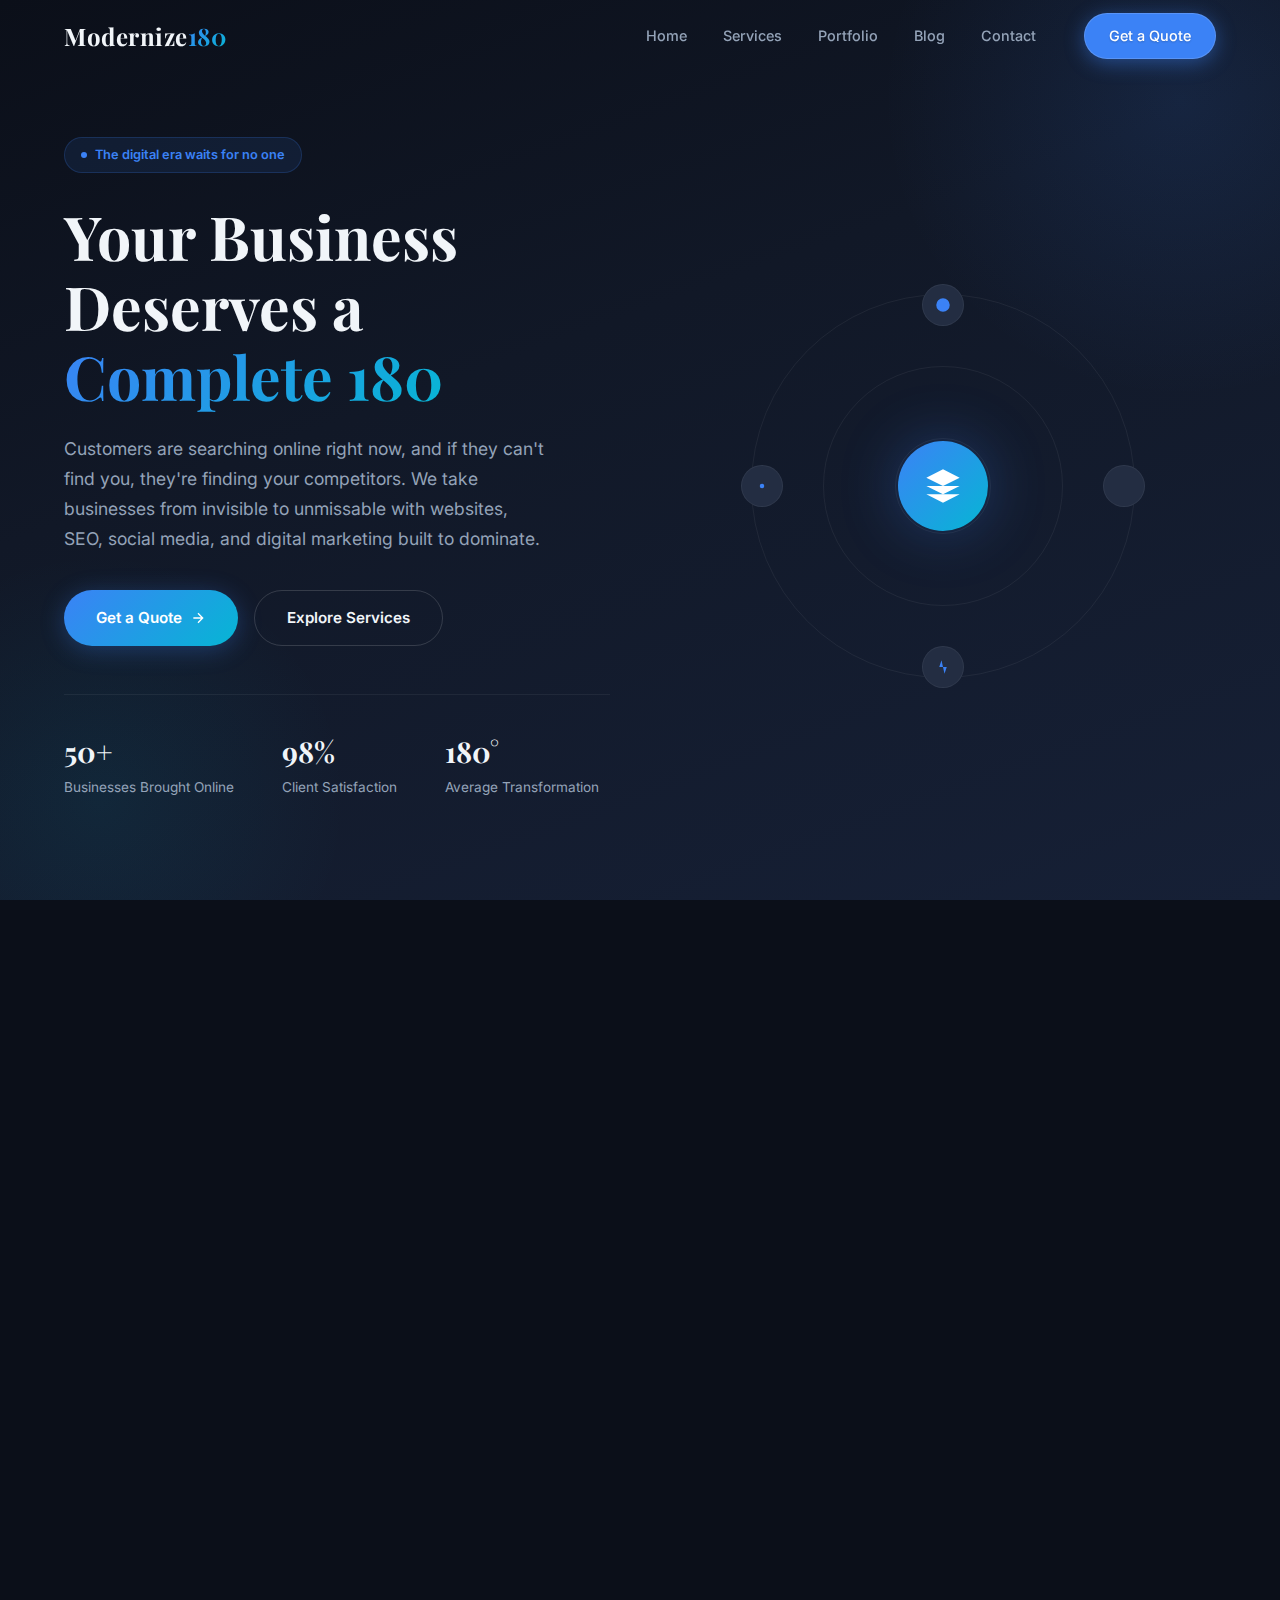
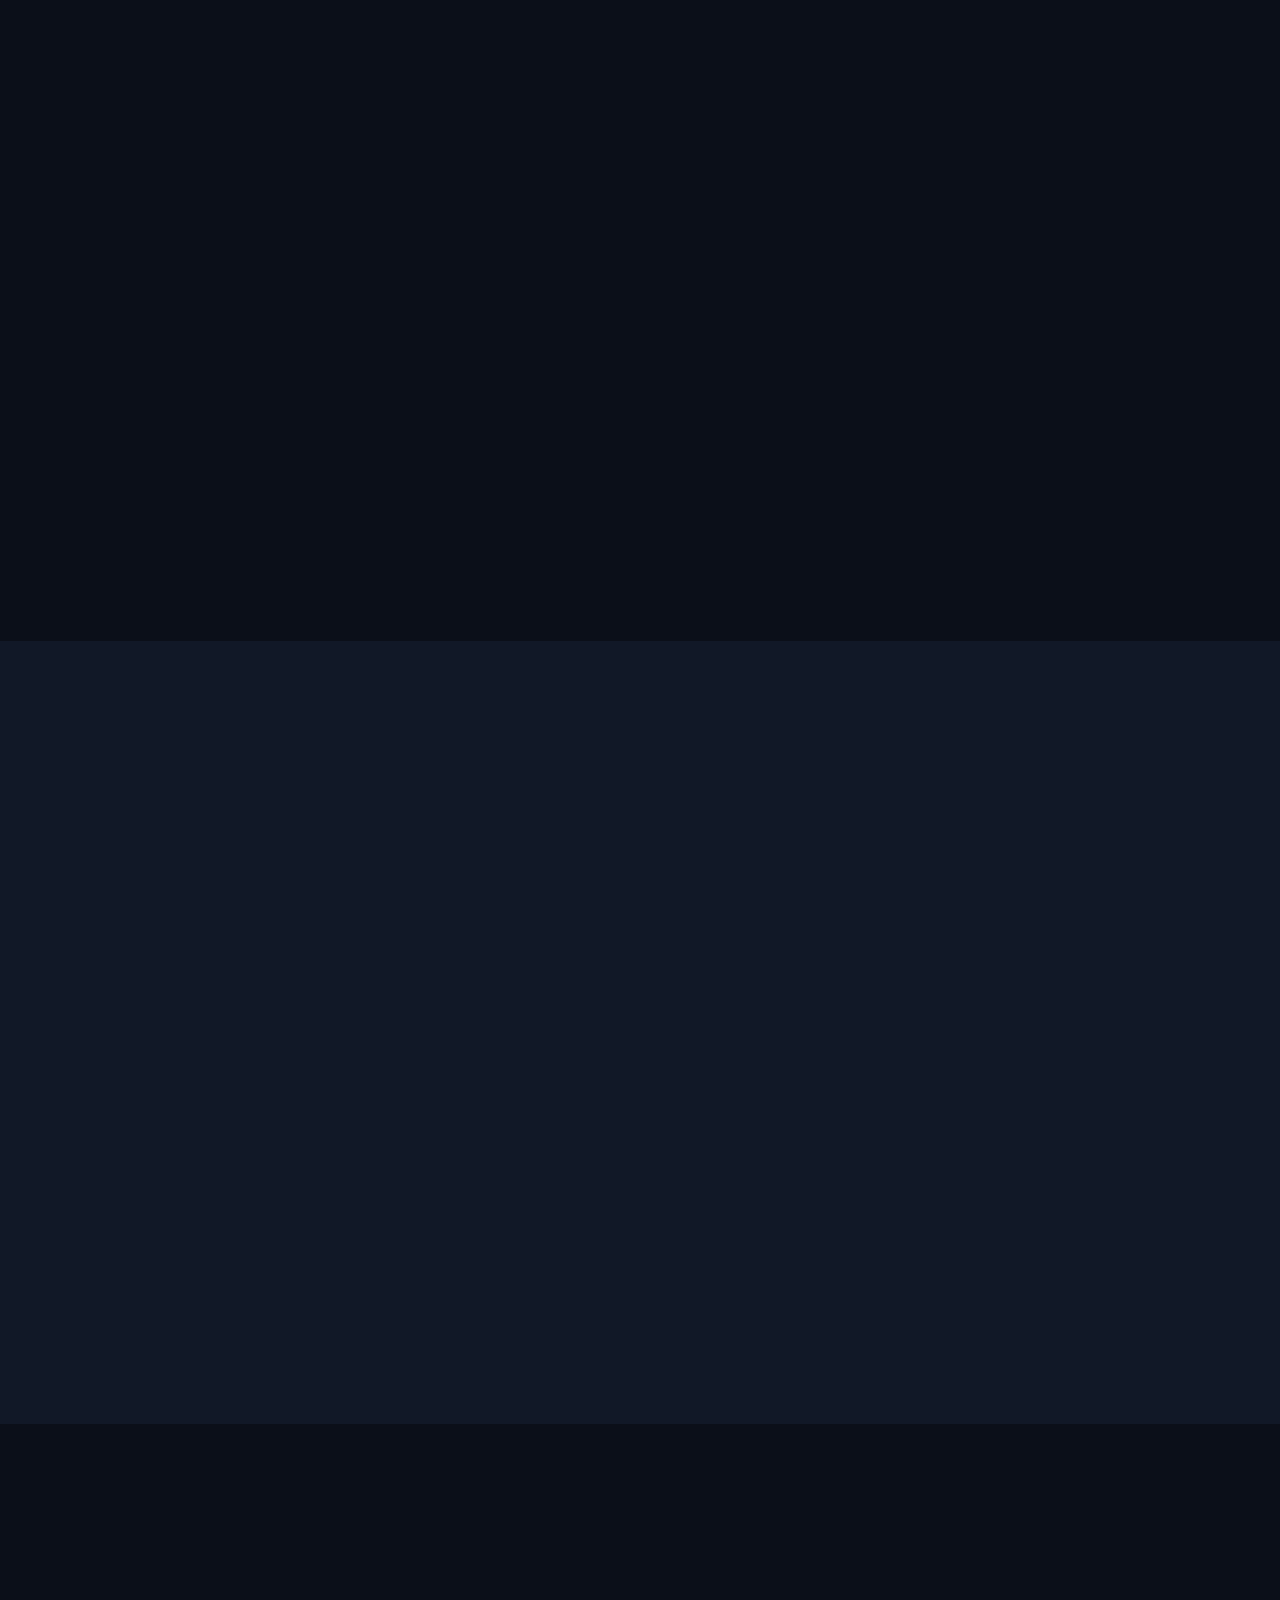
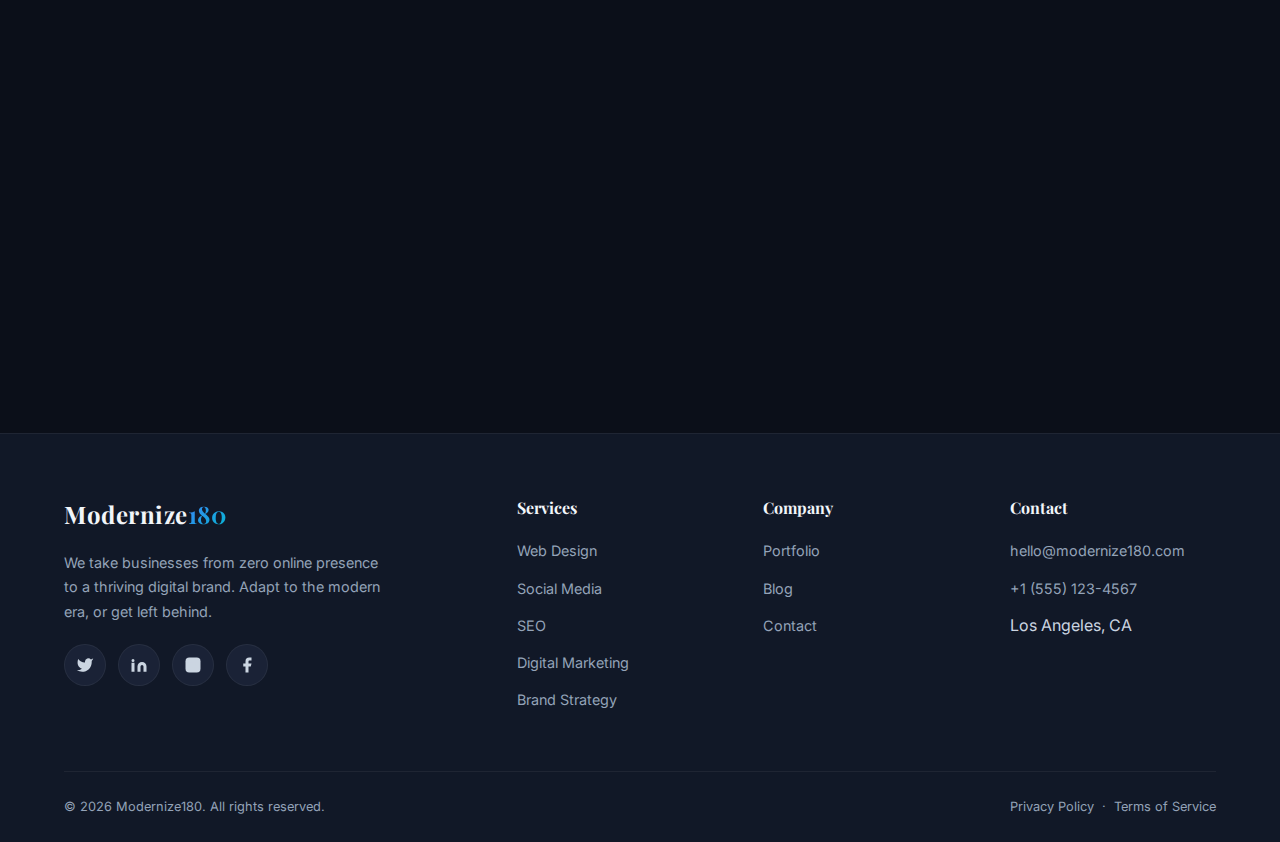
<file: index.html>
<!DOCTYPE html>
<html lang="en">
<head>
  <meta charset="UTF-8">
  <meta name="viewport" content="width=device-width, initial-scale=1.0">
  <title>Modernize180 | Take Your Business Online or Get Left Behind</title>
  <meta name="description" content="Modernize180 helps businesses make the leap from zero online presence to a thriving digital brand. Web design, SEO, social media & digital marketing. Adapt now or fall behind.">
  <meta name="keywords" content="web design, SEO, social media management, digital marketing, business modernization, go online, digital transformation">
  <meta name="author" content="Modernize180">

  <!-- Fonts -->
  <link rel="preconnect" href="https://fonts.googleapis.com">
  <link rel="preconnect" href="https://fonts.gstatic.com" crossorigin>
  <link href="https://fonts.googleapis.com/css2?family=Inter:wght@300;400;500;600;700&family=Playfair+Display:wght@400;500;600;700&display=swap" rel="stylesheet">

  <!-- Styles -->
  <link rel="stylesheet" href="css/styles.css">
</head>
<body>

  <!-- ========== NAVBAR ========== -->
  <nav class="navbar">
    <div class="container">
      <a href="./" class="nav-logo">Modernize<span>180</span></a>
      <div class="nav-links">
        <a href="./">Home</a>
        <a href="services/">Services</a>
        <a href="portfolio/">Portfolio</a>
        <a href="blog/">Blog</a>
        <a href="contact/">Contact</a>
        <a href="contact/" class="btn btn-primary btn-sm nav-cta">Get a Quote</a>
      </div>
      <div class="nav-toggle">
        <span></span><span></span><span></span>
      </div>
    </div>
  </nav>

  <!-- ========== HERO ========== -->
  <section class="hero">
    <div class="container">
      <div class="hero-content">
        <div class="hero-badge">
          <span class="dot"></span>
          The digital era waits for no one
        </div>
        <h1>Your Business Deserves a <span class="gradient-text">Complete 180</span></h1>
        <p>Customers are searching online right now, and if they can't find you, they're finding your competitors. We take businesses from invisible to unmissable with websites, SEO, social media, and digital marketing built to dominate.</p>
        <div class="hero-buttons">
          <a href="contact/" class="btn btn-primary">
            Get a Quote
            <svg width="16" height="16" viewBox="0 0 24 24" fill="none" stroke="currentColor" stroke-width="2"><path d="M5 12h14M12 5l7 7-7 7"/></svg>
          </a>
          <a href="services/" class="btn btn-outline">Explore Services</a>
        </div>
        <div class="hero-stats">
          <div class="stat">
            <h3>50+</h3>
            <p>Businesses Brought Online</p>
          </div>
          <div class="stat">
            <h3>98%</h3>
            <p>Client Satisfaction</p>
          </div>
          <div class="stat">
            <h3>180°</h3>
            <p>Average Transformation</p>
          </div>
        </div>
      </div>
      <div class="hero-visual">
        <div class="hero-graphic">
          <!-- Animated orbits -->
          <div class="orbit"></div>
          <div class="orbit"></div>
          <div class="orbit"></div>
          <!-- Core -->
          <div class="core">
            <svg viewBox="0 0 24 24"><path d="M12 2L2 7l10 5 10-5-10-5zM2 17l10 5 10-5M2 12l10 5 10-5"/></svg>
          </div>
          <!-- Nodes -->
          <div class="node">
            <svg viewBox="0 0 24 24"><path d="M21 12a9 9 0 11-18 0 9 9 0 0118 0z"/><path d="M9 12l2 2 4-4"/></svg>
          </div>
          <div class="node">
            <svg viewBox="0 0 24 24"><path d="M12 2v20M2 12h20"/></svg>
          </div>
          <div class="node">
            <svg viewBox="0 0 24 24"><path d="M3 12h4l3-9 4 18 3-9h4"/></svg>
          </div>
          <div class="node">
            <svg viewBox="0 0 24 24"><circle cx="12" cy="12" r="3"/><path d="M12 1v4M12 19v4M4.22 4.22l2.83 2.83M16.95 16.95l2.83 2.83M1 12h4M19 12h4M4.22 19.78l2.83-2.83M16.95 7.05l2.83-2.83"/></svg>
          </div>
        </div>
      </div>
    </div>
  </section>

  <!-- ========== TRUSTED BY ========== -->
  <section class="trusted reveal">
    <div class="container">
      <p>Businesses we've brought into the digital age</p>
      <div class="logo-strip">
        <span>TechFlow</span>
        <span>Meridian Co.</span>
        <span>NovaBuild</span>
        <span>Apex Studio</span>
        <span>Prism Digital</span>
      </div>
    </div>
  </section>

  <!-- ========== SERVICES OVERVIEW ========== -->
  <section class="section" id="services">
    <div class="container">
      <div class="text-center reveal">
        <p class="section-label">What We Do</p>
        <h2 class="section-title">Everything You Need to Go Digital</h2>
        <p class="section-subtitle mx-auto">No website? No social presence? No problem. We handle the full transformation, from building your online foundation to making sure customers actually find you.</p>
      </div>
      <div class="services-grid">
        <!-- Web Design -->
        <div class="service-card reveal">
          <div class="icon">
            <svg viewBox="0 0 24 24"><path d="M3 3h18a2 2 0 012 2v14a2 2 0 01-2 2H3a2 2 0 01-2-2V5a2 2 0 012-2zm0 2v4h18V5H3zm0 6v8h18v-8H3zm2 2h4v4H5v-4z"/></svg>
          </div>
          <h3>Web Design & Development</h3>
          <p>No website means you don't exist to 87% of consumers. We build modern, conversion-ready sites that put your business on the map.</p>
          <a href="services/" class="card-link">
            Learn More
            <svg width="14" height="14" viewBox="0 0 24 24" fill="none" stroke="currentColor" stroke-width="2.5"><path d="M5 12h14M12 5l7 7-7 7"/></svg>
          </a>
        </div>
        <!-- Social Media -->
        <div class="service-card reveal">
          <div class="icon">
            <svg viewBox="0 0 24 24"><path d="M18 2h-3a5 5 0 00-5 5v3H7v4h3v8h4v-8h3l1-4h-4V7a1 1 0 011-1h3V2z"/></svg>
          </div>
          <h3>Social Media Management</h3>
          <p>Your customers live on social media. If you're not there, your competitors are winning them over. We build your presence from zero to thriving.</p>
          <a href="services/" class="card-link">
            Learn More
            <svg width="14" height="14" viewBox="0 0 24 24" fill="none" stroke="currentColor" stroke-width="2.5"><path d="M5 12h14M12 5l7 7-7 7"/></svg>
          </a>
        </div>
        <!-- SEO -->
        <div class="service-card reveal">
          <div class="icon">
            <svg viewBox="0 0 24 24"><path d="M11 4a7 7 0 107 7 7 7 0 00-7-7zm0 12a5 5 0 110-10 5 5 0 010 10zm8.71-.29l-3-3a1 1 0 00-1.42 1.42l3 3a1 1 0 001.42-1.42z"/></svg>
          </div>
          <h3>Search Engine Optimization</h3>
          <p>If you're not on the first page of Google, you're invisible. We get you found by the people already searching for what you offer.</p>
          <a href="services/" class="card-link">
            Learn More
            <svg width="14" height="14" viewBox="0 0 24 24" fill="none" stroke="currentColor" stroke-width="2.5"><path d="M5 12h14M12 5l7 7-7 7"/></svg>
          </a>
        </div>
        <!-- Digital Marketing -->
        <div class="service-card reveal">
          <div class="icon">
            <svg viewBox="0 0 24 24"><path d="M3 3v18h18M9 17V9m4 8v-5m4 5V6"/></svg>
          </div>
          <h3>Digital Marketing</h3>
          <p>Traditional advertising is fading fast. We launch targeted digital campaigns that reach the right people at the right time, and actually convert.</p>
          <a href="services/" class="card-link">
            Learn More
            <svg width="14" height="14" viewBox="0 0 24 24" fill="none" stroke="currentColor" stroke-width="2.5"><path d="M5 12h14M12 5l7 7-7 7"/></svg>
          </a>
        </div>
      </div>
    </div>
  </section>

  <!-- ========== TESTIMONIALS ========== -->
  <section class="section" style="background:var(--clr-bg-alt)">
    <div class="container">
      <div class="text-center reveal">
        <p class="section-label">Testimonials</p>
        <h2 class="section-title">From Offline to Unstoppable</h2>
        <p class="section-subtitle mx-auto">These businesses had little to no online presence. Here's what happened after their 180° transformation.</p>
      </div>
      <div class="testimonials-grid">
        <div class="testimonial-card reveal">
          <div class="stars">
            <svg viewBox="0 0 24 24"><path d="M12 2l3.09 6.26L22 9.27l-5 4.87 1.18 6.88L12 17.77l-6.18 3.25L7 14.14 2 9.27l6.91-1.01L12 2z"/></svg>
            <svg viewBox="0 0 24 24"><path d="M12 2l3.09 6.26L22 9.27l-5 4.87 1.18 6.88L12 17.77l-6.18 3.25L7 14.14 2 9.27l6.91-1.01L12 2z"/></svg>
            <svg viewBox="0 0 24 24"><path d="M12 2l3.09 6.26L22 9.27l-5 4.87 1.18 6.88L12 17.77l-6.18 3.25L7 14.14 2 9.27l6.91-1.01L12 2z"/></svg>
            <svg viewBox="0 0 24 24"><path d="M12 2l3.09 6.26L22 9.27l-5 4.87 1.18 6.88L12 17.77l-6.18 3.25L7 14.14 2 9.27l6.91-1.01L12 2z"/></svg>
            <svg viewBox="0 0 24 24"><path d="M12 2l3.09 6.26L22 9.27l-5 4.87 1.18 6.88L12 17.77l-6.18 3.25L7 14.14 2 9.27l6.91-1.01L12 2z"/></svg>
          </div>
          <blockquote>"We had no website, no social media, nothing. Modernize180 built everything from scratch. Within three months our traffic was up 200% and leads started pouring in. We went from invisible to industry-relevant overnight."</blockquote>
          <div class="author">
            <div class="avatar">JK</div>
            <div class="author-info">
              <h4>James Keller</h4>
              <p>CEO, TechFlow Inc.</p>
            </div>
          </div>
        </div>
        <div class="testimonial-card reveal">
          <div class="stars">
            <svg viewBox="0 0 24 24"><path d="M12 2l3.09 6.26L22 9.27l-5 4.87 1.18 6.88L12 17.77l-6.18 3.25L7 14.14 2 9.27l6.91-1.01L12 2z"/></svg>
            <svg viewBox="0 0 24 24"><path d="M12 2l3.09 6.26L22 9.27l-5 4.87 1.18 6.88L12 17.77l-6.18 3.25L7 14.14 2 9.27l6.91-1.01L12 2z"/></svg>
            <svg viewBox="0 0 24 24"><path d="M12 2l3.09 6.26L22 9.27l-5 4.87 1.18 6.88L12 17.77l-6.18 3.25L7 14.14 2 9.27l6.91-1.01L12 2z"/></svg>
            <svg viewBox="0 0 24 24"><path d="M12 2l3.09 6.26L22 9.27l-5 4.87 1.18 6.88L12 17.77l-6.18 3.25L7 14.14 2 9.27l6.91-1.01L12 2z"/></svg>
            <svg viewBox="0 0 24 24"><path d="M12 2l3.09 6.26L22 9.27l-5 4.87 1.18 6.88L12 17.77l-6.18 3.25L7 14.14 2 9.27l6.91-1.01L12 2z"/></svg>
          </div>
          <blockquote>"We knew we were falling behind. Our competitors were all online and we were still relying on word of mouth. Modernize180 got us on social media, built our brand, and doubled our engagement in weeks. We wish we'd done it sooner."</blockquote>
          <div class="author">
            <div class="avatar">SR</div>
            <div class="author-info">
              <h4>Sarah Reeves</h4>
              <p>Marketing Director, Meridian Co.</p>
            </div>
          </div>
        </div>
        <div class="testimonial-card reveal">
          <div class="stars">
            <svg viewBox="0 0 24 24"><path d="M12 2l3.09 6.26L22 9.27l-5 4.87 1.18 6.88L12 17.77l-6.18 3.25L7 14.14 2 9.27l6.91-1.01L12 2z"/></svg>
            <svg viewBox="0 0 24 24"><path d="M12 2l3.09 6.26L22 9.27l-5 4.87 1.18 6.88L12 17.77l-6.18 3.25L7 14.14 2 9.27l6.91-1.01L12 2z"/></svg>
            <svg viewBox="0 0 24 24"><path d="M12 2l3.09 6.26L22 9.27l-5 4.87 1.18 6.88L12 17.77l-6.18 3.25L7 14.14 2 9.27l6.91-1.01L12 2z"/></svg>
            <svg viewBox="0 0 24 24"><path d="M12 2l3.09 6.26L22 9.27l-5 4.87 1.18 6.88L12 17.77l-6.18 3.25L7 14.14 2 9.27l6.91-1.01L12 2z"/></svg>
            <svg viewBox="0 0 24 24"><path d="M12 2l3.09 6.26L22 9.27l-5 4.87 1.18 6.88L12 17.77l-6.18 3.25L7 14.14 2 9.27l6.91-1.01L12 2z"/></svg>
          </div>
          <blockquote>"We were nowhere on Google, literally page 5. Modernize180 took us to the top 3 for our most competitive keywords. The difference between being found and being forgotten is real, and they made it happen."</blockquote>
          <div class="author">
            <div class="avatar">DM</div>
            <div class="author-info">
              <h4>David Martinez</h4>
              <p>Founder, NovaBuild</p>
            </div>
          </div>
        </div>
      </div>
    </div>
  </section>

  <!-- ========== CTA BANNER ========== -->
  <section class="section">
    <div class="container">
      <div class="cta-banner reveal">
        <h2>Still Not Online? Every Day You Wait, You Fall Further Behind.</h2>
        <p>Your competitors are already out there. Let's get you in the game with a complete digital strategy built from the ground up.</p>
        <a href="contact/" class="btn btn-primary">
          Make the Leap
          <svg width="16" height="16" viewBox="0 0 24 24" fill="none" stroke="currentColor" stroke-width="2"><path d="M5 12h14M12 5l7 7-7 7"/></svg>
        </a>
      </div>
    </div>
  </section>

  <!-- ========== FOOTER ========== -->
  <footer class="footer">
    <div class="container">
      <div class="footer-grid">
        <div class="footer-brand">
          <a href="./" class="nav-logo">Modernize<span>180</span></a>
          <p>We take businesses from zero online presence to a thriving digital brand. Adapt to the modern era, or get left behind.</p>
          <div class="social-links">
            <a href="#" aria-label="Twitter">
              <svg viewBox="0 0 24 24"><path d="M23 3a10.9 10.9 0 01-3.14 1.53 4.48 4.48 0 00-7.86 3v1A10.66 10.66 0 013 4s-4 9 5 13a11.64 11.64 0 01-7 2c9 5 20 0 20-11.5a4.5 4.5 0 00-.08-.83A7.72 7.72 0 0023 3z"/></svg>
            </a>
            <a href="#" aria-label="LinkedIn">
              <svg viewBox="0 0 24 24"><path d="M16 8a6 6 0 016 6v7h-4v-7a2 2 0 00-2-2 2 2 0 00-2 2v7h-4v-7a6 6 0 016-6zM2 9h4v12H2V9zm2-5a2 2 0 110 4 2 2 0 010-4z"/></svg>
            </a>
            <a href="#" aria-label="Instagram">
              <svg viewBox="0 0 24 24"><rect x="2" y="2" width="20" height="20" rx="5" ry="5"/><path d="M16 11.37A4 4 0 1112.63 8 4 4 0 0116 11.37z"/><line x1="17.5" y1="6.5" x2="17.51" y2="6.5"/></svg>
            </a>
            <a href="#" aria-label="Facebook">
              <svg viewBox="0 0 24 24"><path d="M18 2h-3a5 5 0 00-5 5v3H7v4h3v8h4v-8h3l1-4h-4V7a1 1 0 011-1h3V2z"/></svg>
            </a>
          </div>
        </div>
        <div>
          <h4>Services</h4>
          <ul>
            <li><a href="services/">Web Design</a></li>
            <li><a href="services/">Social Media</a></li>
            <li><a href="services/">SEO</a></li>
            <li><a href="services/">Digital Marketing</a></li>
            <li><a href="services/">Brand Strategy</a></li>
          </ul>
        </div>
        <div>
          <h4>Company</h4>
          <ul>
            <li><a href="portfolio/">Portfolio</a></li>
            <li><a href="blog/">Blog</a></li>
            <li><a href="contact/">Contact</a></li>
          </ul>
        </div>
        <div>
          <h4>Contact</h4>
          <ul>
            <li><a href="mailto:hello@modernize180.com">hello@modernize180.com</a></li>
            <li><a href="tel:+15551234567">+1 (555) 123-4567</a></li>
            <li>Los Angeles, CA</li>
          </ul>
        </div>
      </div>
      <div class="footer-bottom">
        <p>&copy; 2026 Modernize180. All rights reserved.</p>
        <div>
          <a href="#">Privacy Policy</a> &nbsp;·&nbsp; <a href="#">Terms of Service</a>
        </div>
      </div>
    </div>
  </footer>

  <!-- Back to top -->
  <a href="#" class="back-to-top" aria-label="Back to top">
    <svg viewBox="0 0 24 24"><path d="M18 15l-6-6-6 6"/></svg>
  </a>

  <script src="js/main.js"></script>
</body>
</html>
</file>
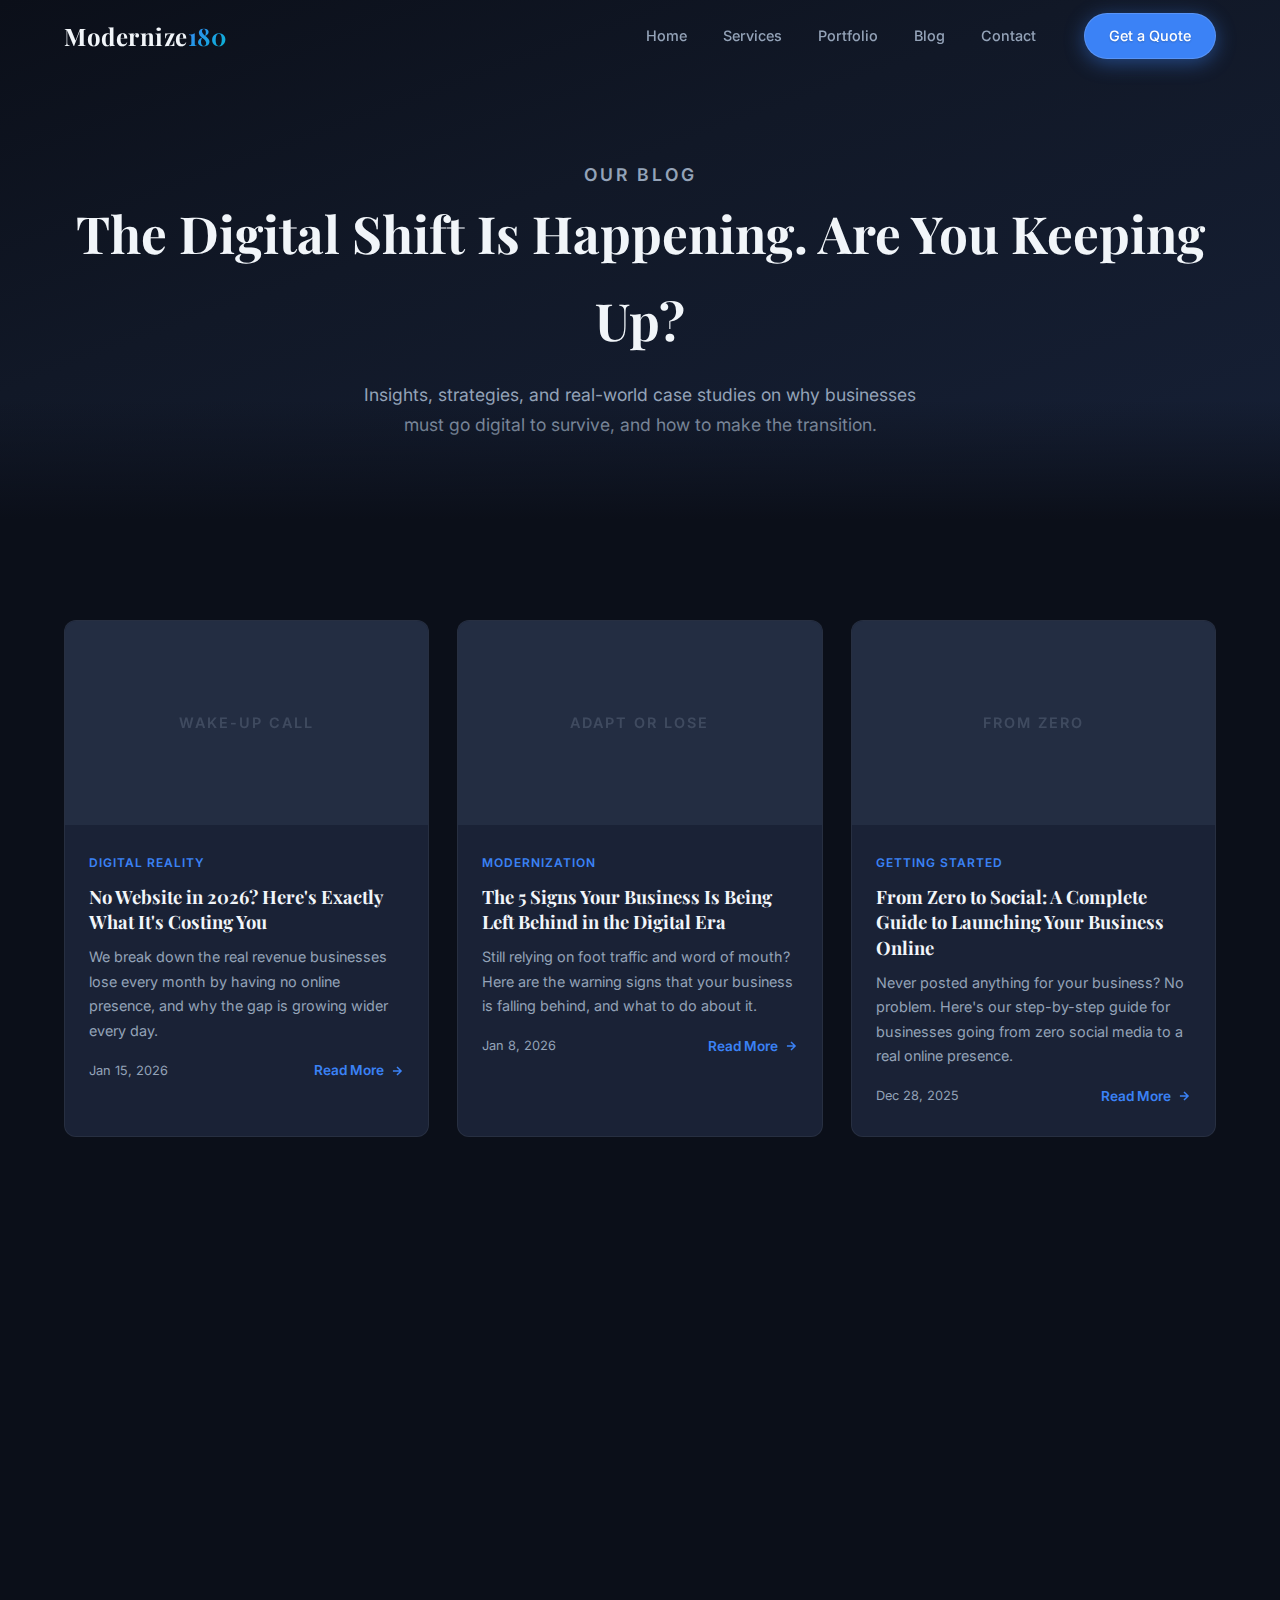
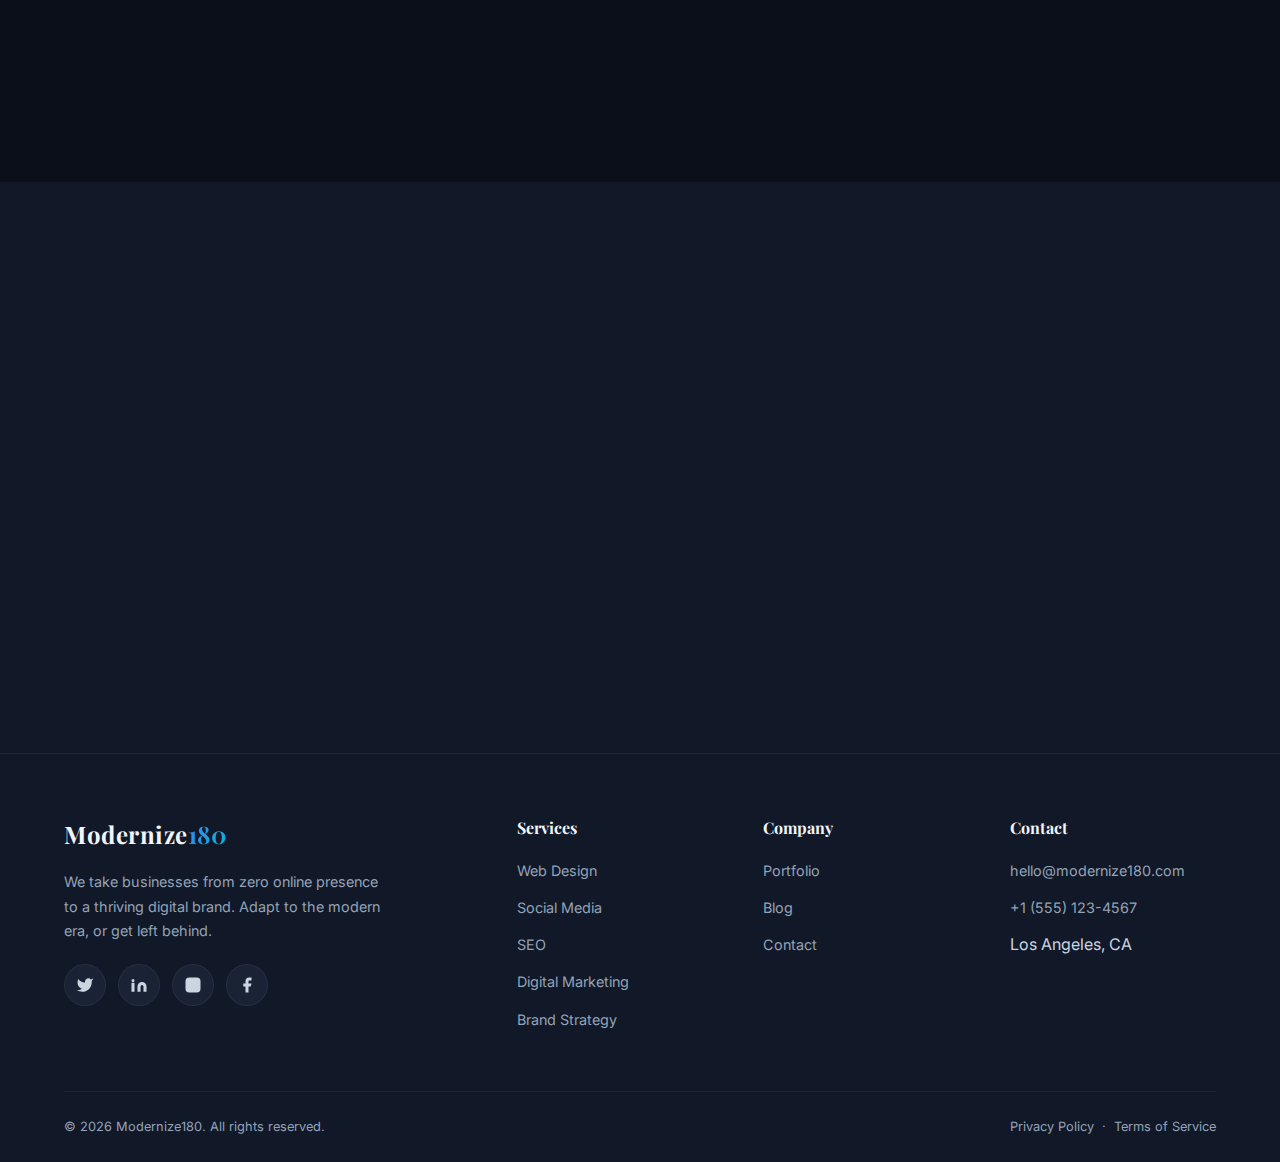
<file: blog/index.html>
<!DOCTYPE html>
<html lang="en">
<head>
  <meta charset="UTF-8">
  <meta name="viewport" content="width=device-width, initial-scale=1.0">
  <title>Blog | Modernize180</title>
  <meta name="description" content="Insights on why businesses must go digital to survive, how to make the transition, and case studies of companies that made the 180° transformation.">

  <!-- Fonts -->
  <link rel="preconnect" href="https://fonts.googleapis.com">
  <link rel="preconnect" href="https://fonts.gstatic.com" crossorigin>
  <link href="https://fonts.googleapis.com/css2?family=Inter:wght@300;400;500;600;700&family=Playfair+Display:wght@400;500;600;700&display=swap" rel="stylesheet">

  <!-- Styles -->
  <link rel="stylesheet" href="../css/styles.css">
</head>
<body>

  <!-- ========== NAVBAR ========== -->
  <nav class="navbar">
    <div class="container">
      <a href="../" class="nav-logo">Modernize<span>180</span></a>
      <div class="nav-links">
        <a href="../">Home</a>
        <a href="../services/">Services</a>
        <a href="../portfolio/">Portfolio</a>
        <a href="../blog/">Blog</a>
        <a href="../contact/">Contact</a>
        <a href="../contact/" class="btn btn-primary btn-sm nav-cta">Get a Quote</a>
      </div>
      <div class="nav-toggle">
        <span></span><span></span><span></span>
      </div>
    </div>
  </nav>

  <!-- ========== PAGE HEADER ========== -->
  <section class="page-header">
    <div class="container">
      <p class="section-label">Our Blog</p>
      <h1>The Digital Shift Is Happening. Are You Keeping Up?</h1>
      <p>Insights, strategies, and real-world case studies on why businesses must go digital to survive, and how to make the transition.</p>
    </div>
  </section>

  <!-- ========== BLOG GRID ========== -->
  <section class="section">
    <div class="container">
      <div class="blog-grid">

        <!-- Post 1 -->
        <article class="blog-card reveal">
          <div class="thumb">
            <span class="placeholder-text">WAKE-UP CALL</span>
          </div>
          <div class="content">
            <span class="category">Digital Reality</span>
            <h3><a href="#">No Website in 2026? Here's Exactly What It's Costing You</a></h3>
            <p>We break down the real revenue businesses lose every month by having no online presence, and why the gap is growing wider every day.</p>
            <div class="meta">
              <span>Jan 15, 2026</span>
              <a href="#" class="read-more">
                Read More
                <svg width="14" height="14" viewBox="0 0 24 24" fill="none" stroke="currentColor" stroke-width="2.5"><path d="M5 12h14M12 5l7 7-7 7"/></svg>
              </a>
            </div>
          </div>
        </article>

        <!-- Post 2 -->
        <article class="blog-card reveal">
          <div class="thumb">
            <span class="placeholder-text">ADAPT OR LOSE</span>
          </div>
          <div class="content">
            <span class="category">Modernization</span>
            <h3><a href="#">The 5 Signs Your Business Is Being Left Behind in the Digital Era</a></h3>
            <p>Still relying on foot traffic and word of mouth? Here are the warning signs that your business is falling behind, and what to do about it.</p>
            <div class="meta">
              <span>Jan 8, 2026</span>
              <a href="#" class="read-more">
                Read More
                <svg width="14" height="14" viewBox="0 0 24 24" fill="none" stroke="currentColor" stroke-width="2.5"><path d="M5 12h14M12 5l7 7-7 7"/></svg>
              </a>
            </div>
          </div>
        </article>

        <!-- Post 3 -->
        <article class="blog-card reveal">
          <div class="thumb">
            <span class="placeholder-text">FROM ZERO</span>
          </div>
          <div class="content">
            <span class="category">Getting Started</span>
            <h3><a href="#">From Zero to Social: A Complete Guide to Launching Your Business Online</a></h3>
            <p>Never posted anything for your business? No problem. Here's our step-by-step guide for businesses going from zero social media to a real online presence.</p>
            <div class="meta">
              <span>Dec 28, 2025</span>
              <a href="#" class="read-more">
                Read More
                <svg width="14" height="14" viewBox="0 0 24 24" fill="none" stroke="currentColor" stroke-width="2.5"><path d="M5 12h14M12 5l7 7-7 7"/></svg>
              </a>
            </div>
          </div>
        </article>

        <!-- Post 4 -->
        <article class="blog-card reveal">
          <div class="thumb">
            <span class="placeholder-text">CASE STUDY</span>
          </div>
          <div class="content">
            <span class="category">Case Study</span>
            <h3><a href="#">Case Study: How TechFlow Went from No Online Presence to 340% Traffic Growth</a></h3>
            <p>TechFlow had no website and no digital strategy. See exactly how we built their entire online presence from scratch and transformed their business.</p>
            <div class="meta">
              <span>Dec 15, 2025</span>
              <a href="#" class="read-more">
                Read More
                <svg width="14" height="14" viewBox="0 0 24 24" fill="none" stroke="currentColor" stroke-width="2.5"><path d="M5 12h14M12 5l7 7-7 7"/></svg>
              </a>
            </div>
          </div>
        </article>

        <!-- Post 5 -->
        <article class="blog-card reveal">
          <div class="thumb">
            <span class="placeholder-text">THE SHIFT</span>
          </div>
          <div class="content">
            <span class="category">Industry Trends</span>
            <h3><a href="#">Why 2026 Is the Last Year You Can Afford to Not Be Online</a></h3>
            <p>AI, voice search, and digital-first consumers are reshaping every industry. Here's the data that proves businesses without an online presence won't survive the decade.</p>
            <div class="meta">
              <span>Dec 5, 2025</span>
              <a href="#" class="read-more">
                Read More
                <svg width="14" height="14" viewBox="0 0 24 24" fill="none" stroke="currentColor" stroke-width="2.5"><path d="M5 12h14M12 5l7 7-7 7"/></svg>
              </a>
            </div>
          </div>
        </article>

        <!-- Post 6 -->
        <article class="blog-card reveal">
          <div class="thumb">
            <span class="placeholder-text">TRANSFORM</span>
          </div>
          <div class="content">
            <span class="category">Transformation</span>
            <h3><a href="#">The Complete 180° Playbook: Taking Your Business From Offline to Online</a></h3>
            <p>A comprehensive guide covering everything from registering your domain to your first paying online customer. The roadmap for businesses starting from scratch.</p>
            <div class="meta">
              <span>Nov 22, 2025</span>
              <a href="#" class="read-more">
                Read More
                <svg width="14" height="14" viewBox="0 0 24 24" fill="none" stroke="currentColor" stroke-width="2.5"><path d="M5 12h14M12 5l7 7-7 7"/></svg>
              </a>
            </div>
          </div>
        </article>

      </div>
    </div>
  </section>

  <!-- ========== CTA BANNER ========== -->
  <section class="section" style="background:var(--clr-bg-alt)">
    <div class="container">
      <div class="cta-banner reveal">
        <h2>Done Reading? Let's Take Action.</h2>
        <p>Knowledge is only valuable when applied. If you're ready to stop falling behind and start building your online presence, we're ready to make it happen.</p>
        <a href="../contact/" class="btn btn-primary">
          Get in Touch
          <svg width="16" height="16" viewBox="0 0 24 24" fill="none" stroke="currentColor" stroke-width="2"><path d="M5 12h14M12 5l7 7-7 7"/></svg>
        </a>
      </div>
    </div>
  </section>

  <!-- ========== FOOTER ========== -->
  <footer class="footer">
    <div class="container">
      <div class="footer-grid">
        <div class="footer-brand">
          <a href="../" class="nav-logo">Modernize<span>180</span></a>
          <p>We take businesses from zero online presence to a thriving digital brand. Adapt to the modern era, or get left behind.</p>
          <div class="social-links">
            <a href="#" aria-label="Twitter"><svg viewBox="0 0 24 24"><path d="M23 3a10.9 10.9 0 01-3.14 1.53 4.48 4.48 0 00-7.86 3v1A10.66 10.66 0 013 4s-4 9 5 13a11.64 11.64 0 01-7 2c9 5 20 0 20-11.5a4.5 4.5 0 00-.08-.83A7.72 7.72 0 0023 3z"/></svg></a>
            <a href="#" aria-label="LinkedIn"><svg viewBox="0 0 24 24"><path d="M16 8a6 6 0 016 6v7h-4v-7a2 2 0 00-2-2 2 2 0 00-2 2v7h-4v-7a6 6 0 016-6zM2 9h4v12H2V9zm2-5a2 2 0 110 4 2 2 0 010-4z"/></svg></a>
            <a href="#" aria-label="Instagram"><svg viewBox="0 0 24 24"><rect x="2" y="2" width="20" height="20" rx="5" ry="5"/><path d="M16 11.37A4 4 0 1112.63 8 4 4 0 0116 11.37z"/><line x1="17.5" y1="6.5" x2="17.51" y2="6.5"/></svg></a>
            <a href="#" aria-label="Facebook"><svg viewBox="0 0 24 24"><path d="M18 2h-3a5 5 0 00-5 5v3H7v4h3v8h4v-8h3l1-4h-4V7a1 1 0 011-1h3V2z"/></svg></a>
          </div>
        </div>
        <div>
          <h4>Services</h4>
          <ul>
            <li><a href="../services/">Web Design</a></li>
            <li><a href="../services/">Social Media</a></li>
            <li><a href="../services/">SEO</a></li>
            <li><a href="../services/">Digital Marketing</a></li>
            <li><a href="../services/">Brand Strategy</a></li>
          </ul>
        </div>
        <div>
          <h4>Company</h4>
          <ul>
            <li><a href="../portfolio/">Portfolio</a></li>
            <li><a href="../blog/">Blog</a></li>
            <li><a href="../contact/">Contact</a></li>
          </ul>
        </div>
        <div>
          <h4>Contact</h4>
          <ul>
            <li><a href="mailto:hello@modernize180.com">hello@modernize180.com</a></li>
            <li><a href="tel:+15551234567">+1 (555) 123-4567</a></li>
            <li>Los Angeles, CA</li>
          </ul>
        </div>
      </div>
      <div class="footer-bottom">
        <p>&copy; 2026 Modernize180. All rights reserved.</p>
        <div>
          <a href="#">Privacy Policy</a> &nbsp;·&nbsp; <a href="#">Terms of Service</a>
        </div>
      </div>
    </div>
  </footer>

  <a href="#" class="back-to-top" aria-label="Back to top">
    <svg viewBox="0 0 24 24"><path d="M18 15l-6-6-6 6"/></svg>
  </a>

  <script src="../js/main.js"></script>
</body>
</html>
</file>
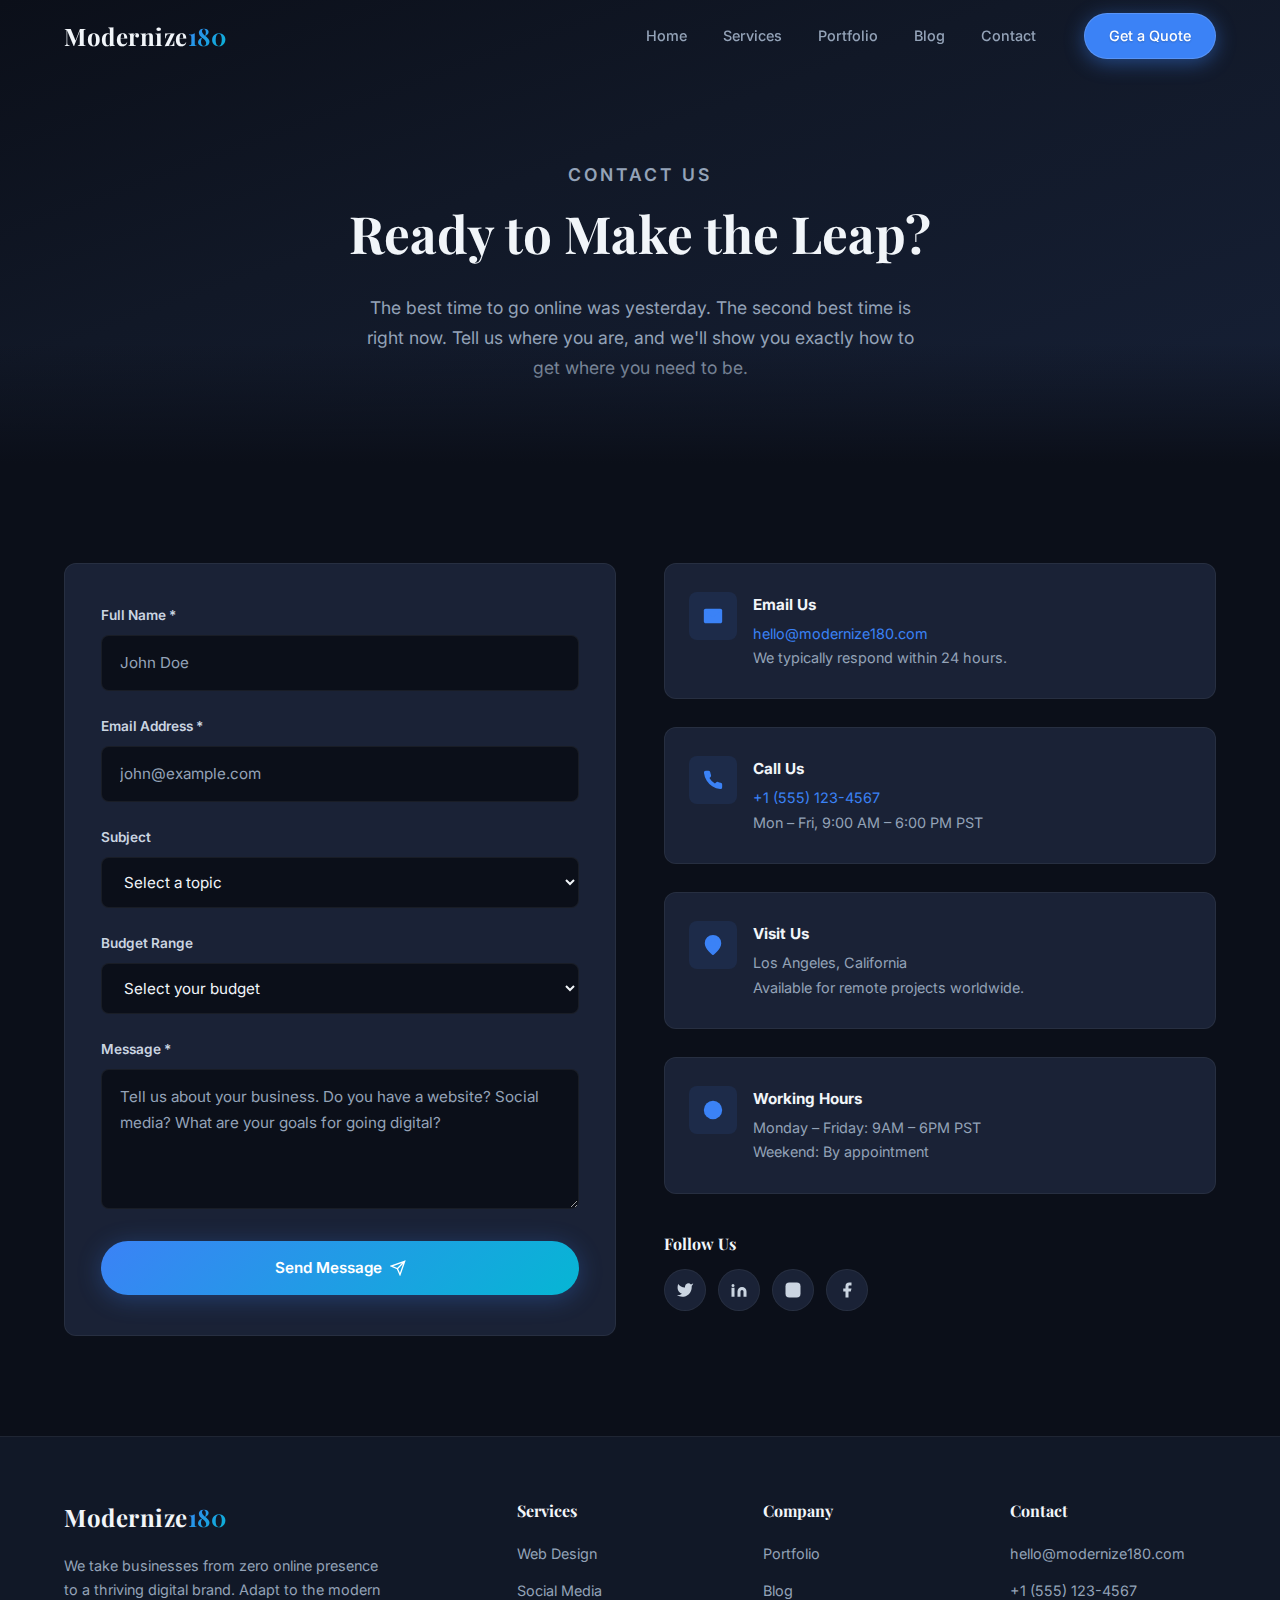
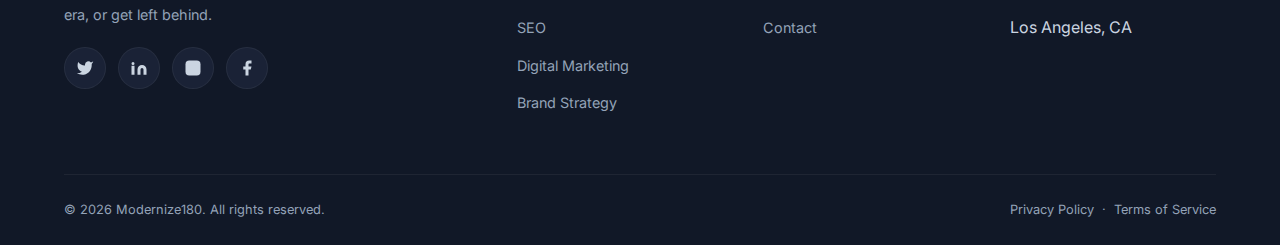
<file: contact/index.html>
<!DOCTYPE html>
<html lang="en">
<head>
  <meta charset="UTF-8">
  <meta name="viewport" content="width=device-width, initial-scale=1.0">
  <title>Contact | Modernize180</title>
  <meta name="description" content="Ready to take your business online? Contact Modernize180 for a free consultation. Don't let your competitors outpace you. Make the leap today.">

  <!-- Fonts -->
  <link rel="preconnect" href="https://fonts.googleapis.com">
  <link rel="preconnect" href="https://fonts.gstatic.com" crossorigin>
  <link href="https://fonts.googleapis.com/css2?family=Inter:wght@300;400;500;600;700&family=Playfair+Display:wght@400;500;600;700&display=swap" rel="stylesheet">

  <!-- Styles -->
  <link rel="stylesheet" href="../css/styles.css">
</head>
<body>

  <!-- ========== NAVBAR ========== -->
  <nav class="navbar">
    <div class="container">
      <a href="../" class="nav-logo">Modernize<span>180</span></a>
      <div class="nav-links">
        <a href="../">Home</a>
        <a href="../services/">Services</a>
        <a href="../portfolio/">Portfolio</a>
        <a href="../blog/">Blog</a>
        <a href="../contact/">Contact</a>
        <a href="../contact/" class="btn btn-primary btn-sm nav-cta">Get a Quote</a>
      </div>
      <div class="nav-toggle">
        <span></span><span></span><span></span>
      </div>
    </div>
  </nav>

  <!-- ========== PAGE HEADER ========== -->
  <section class="page-header">
    <div class="container">
      <p class="section-label">Contact Us</p>
      <h1>Ready to Make the Leap?</h1>
      <p>The best time to go online was yesterday. The second best time is right now. Tell us where you are, and we'll show you exactly how to get where you need to be.</p>
    </div>
  </section>

  <!-- ========== CONTACT ========== -->
  <section class="section">
    <div class="container">
      <div class="contact-grid">

        <!-- Contact Form -->
        <div class="contact-form reveal">
          <form id="contactForm">
            <div class="form-group">
              <label for="name">Full Name *</label>
              <input type="text" id="name" name="name" placeholder="John Doe" required>
            </div>
            <div class="form-group">
              <label for="email">Email Address *</label>
              <input type="email" id="email" name="email" placeholder="john@example.com" required>
            </div>
            <div class="form-group">
              <label for="subject">Subject</label>
              <select id="subject" name="subject">
                <option value="" disabled selected>Select a topic</option>
                <option value="Web Design">Web Design & Development</option>
                <option value="Social Media">Social Media Management</option>
                <option value="SEO">Search Engine Optimization</option>
                <option value="Digital Marketing">Digital Marketing & PPC</option>
                <option value="Branding">Brand Strategy & Identity</option>
                <option value="Other">Other</option>
              </select>
            </div>
            <div class="form-group">
              <label for="budget">Budget Range</label>
              <select id="budget" name="budget">
                <option value="" disabled selected>Select your budget</option>
                <option value="Under $500">Under $500</option>
                <option value="$500 - $1,500">$500 – $1,500</option>
                <option value="$1,500 - $5,000">$1,500 – $5,000</option>
                <option value="$5,000 - $10,000">$5,000 – $10,000</option>
                <option value="$10,000+">$10,000+</option>
              </select>
            </div>
            <div class="form-group">
              <label for="message">Message *</label>
              <textarea id="message" name="message" placeholder="Tell us about your business. Do you have a website? Social media? What are your goals for going digital?" required></textarea>
            </div>
            <button type="submit" class="btn btn-primary" style="width:100%;justify-content:center">
              Send Message
              <svg width="16" height="16" viewBox="0 0 24 24" fill="none" stroke="currentColor" stroke-width="2"><path d="M22 2L11 13M22 2l-7 20-4-9-9-4 20-7z"/></svg>
            </button>
          </form>
        </div>

        <!-- Contact Info -->
        <div class="contact-info reveal">
          <div class="contact-info-card">
            <div class="icon">
              <svg viewBox="0 0 24 24"><path d="M4 4h16c1.1 0 2 .9 2 2v12c0 1.1-.9 2-2 2H4c-1.1 0-2-.9-2-2V6c0-1.1.9-2 2-2z"/><polyline points="22,6 12,13 2,6"/></svg>
            </div>
            <div>
              <h4>Email Us</h4>
              <p><a href="mailto:hello@modernize180.com">hello@modernize180.com</a></p>
              <p>We typically respond within 24 hours.</p>
            </div>
          </div>

          <div class="contact-info-card">
            <div class="icon">
              <svg viewBox="0 0 24 24"><path d="M22 16.92v3a2 2 0 01-2.18 2 19.79 19.79 0 01-8.63-3.07 19.5 19.5 0 01-6-6 19.79 19.79 0 01-3.07-8.67A2 2 0 014.11 2h3a2 2 0 012 1.72 12.84 12.84 0 00.7 2.81 2 2 0 01-.45 2.11L8.09 9.91a16 16 0 006 6l1.27-1.27a2 2 0 012.11-.45 12.84 12.84 0 002.81.7A2 2 0 0122 16.92z"/></svg>
            </div>
            <div>
              <h4>Call Us</h4>
              <p><a href="tel:+15551234567">+1 (555) 123-4567</a></p>
              <p>Mon – Fri, 9:00 AM – 6:00 PM PST</p>
            </div>
          </div>

          <div class="contact-info-card">
            <div class="icon">
              <svg viewBox="0 0 24 24"><path d="M21 10c0 7-9 13-9 13s-9-6-9-13a9 9 0 0118 0z"/><circle cx="12" cy="10" r="3"/></svg>
            </div>
            <div>
              <h4>Visit Us</h4>
              <p>Los Angeles, California</p>
              <p>Available for remote projects worldwide.</p>
            </div>
          </div>

          <div class="contact-info-card">
            <div class="icon">
              <svg viewBox="0 0 24 24"><circle cx="12" cy="12" r="10"/><polyline points="12 6 12 12 16 14"/></svg>
            </div>
            <div>
              <h4>Working Hours</h4>
              <p>Monday – Friday: 9AM – 6PM PST</p>
              <p>Weekend: By appointment</p>
            </div>
          </div>

          <!-- Social Links -->
          <div style="padding-top:8px">
            <h4 style="font-family:var(--ff-heading);font-size:1rem;color:var(--clr-white);margin-bottom:12px">Follow Us</h4>
            <div class="social-links">
              <a href="#" aria-label="Twitter"><svg viewBox="0 0 24 24"><path d="M23 3a10.9 10.9 0 01-3.14 1.53 4.48 4.48 0 00-7.86 3v1A10.66 10.66 0 013 4s-4 9 5 13a11.64 11.64 0 01-7 2c9 5 20 0 20-11.5a4.5 4.5 0 00-.08-.83A7.72 7.72 0 0023 3z"/></svg></a>
              <a href="#" aria-label="LinkedIn"><svg viewBox="0 0 24 24"><path d="M16 8a6 6 0 016 6v7h-4v-7a2 2 0 00-2-2 2 2 0 00-2 2v7h-4v-7a6 6 0 016-6zM2 9h4v12H2V9zm2-5a2 2 0 110 4 2 2 0 010-4z"/></svg></a>
              <a href="#" aria-label="Instagram"><svg viewBox="0 0 24 24"><rect x="2" y="2" width="20" height="20" rx="5" ry="5"/><path d="M16 11.37A4 4 0 1112.63 8 4 4 0 0116 11.37z"/><line x1="17.5" y1="6.5" x2="17.51" y2="6.5"/></svg></a>
              <a href="#" aria-label="Facebook"><svg viewBox="0 0 24 24"><path d="M18 2h-3a5 5 0 00-5 5v3H7v4h3v8h4v-8h3l1-4h-4V7a1 1 0 011-1h3V2z"/></svg></a>
            </div>
          </div>
        </div>

      </div>
    </div>
  </section>

  <!-- ========== FOOTER ========== -->
  <footer class="footer">
    <div class="container">
      <div class="footer-grid">
        <div class="footer-brand">
          <a href="../" class="nav-logo">Modernize<span>180</span></a>
          <p>We take businesses from zero online presence to a thriving digital brand. Adapt to the modern era, or get left behind.</p>
          <div class="social-links">
            <a href="#" aria-label="Twitter"><svg viewBox="0 0 24 24"><path d="M23 3a10.9 10.9 0 01-3.14 1.53 4.48 4.48 0 00-7.86 3v1A10.66 10.66 0 013 4s-4 9 5 13a11.64 11.64 0 01-7 2c9 5 20 0 20-11.5a4.5 4.5 0 00-.08-.83A7.72 7.72 0 0023 3z"/></svg></a>
            <a href="#" aria-label="LinkedIn"><svg viewBox="0 0 24 24"><path d="M16 8a6 6 0 016 6v7h-4v-7a2 2 0 00-2-2 2 2 0 00-2 2v7h-4v-7a6 6 0 016-6zM2 9h4v12H2V9zm2-5a2 2 0 110 4 2 2 0 010-4z"/></svg></a>
            <a href="#" aria-label="Instagram"><svg viewBox="0 0 24 24"><rect x="2" y="2" width="20" height="20" rx="5" ry="5"/><path d="M16 11.37A4 4 0 1112.63 8 4 4 0 0116 11.37z"/><line x1="17.5" y1="6.5" x2="17.51" y2="6.5"/></svg></a>
            <a href="#" aria-label="Facebook"><svg viewBox="0 0 24 24"><path d="M18 2h-3a5 5 0 00-5 5v3H7v4h3v8h4v-8h3l1-4h-4V7a1 1 0 011-1h3V2z"/></svg></a>
          </div>
        </div>
        <div>
          <h4>Services</h4>
          <ul>
            <li><a href="../services/">Web Design</a></li>
            <li><a href="../services/">Social Media</a></li>
            <li><a href="../services/">SEO</a></li>
            <li><a href="../services/">Digital Marketing</a></li>
            <li><a href="../services/">Brand Strategy</a></li>
          </ul>
        </div>
        <div>
          <h4>Company</h4>
          <ul>
            <li><a href="../portfolio/">Portfolio</a></li>
            <li><a href="../blog/">Blog</a></li>
            <li><a href="../contact/">Contact</a></li>
          </ul>
        </div>
        <div>
          <h4>Contact</h4>
          <ul>
            <li><a href="mailto:hello@modernize180.com">hello@modernize180.com</a></li>
            <li><a href="tel:+15551234567">+1 (555) 123-4567</a></li>
            <li>Los Angeles, CA</li>
          </ul>
        </div>
      </div>
      <div class="footer-bottom">
        <p>&copy; 2026 Modernize180. All rights reserved.</p>
        <div>
          <a href="#">Privacy Policy</a> &nbsp;·&nbsp; <a href="#">Terms of Service</a>
        </div>
      </div>
    </div>
  </footer>

  <a href="#" class="back-to-top" aria-label="Back to top">
    <svg viewBox="0 0 24 24"><path d="M18 15l-6-6-6 6"/></svg>
  </a>

  <script src="../js/main.js"></script>
</body>
</html>
</file>
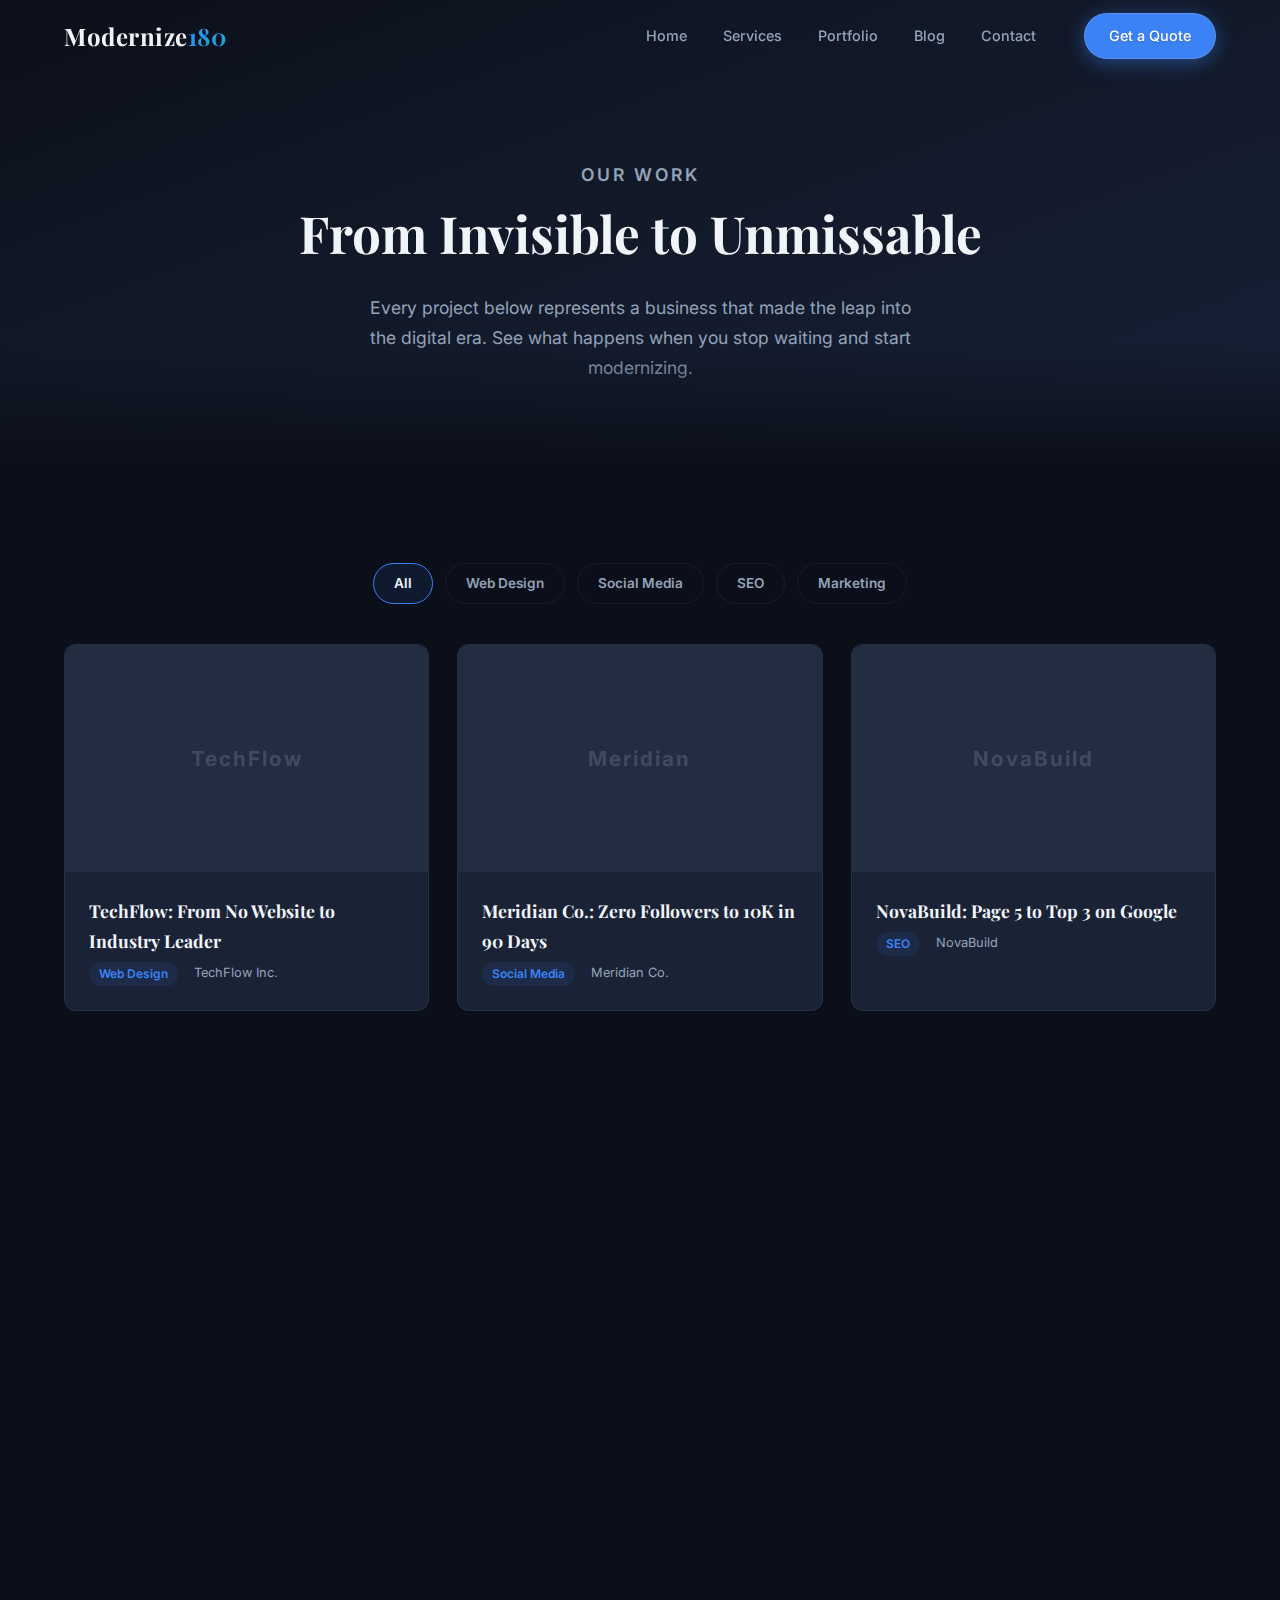
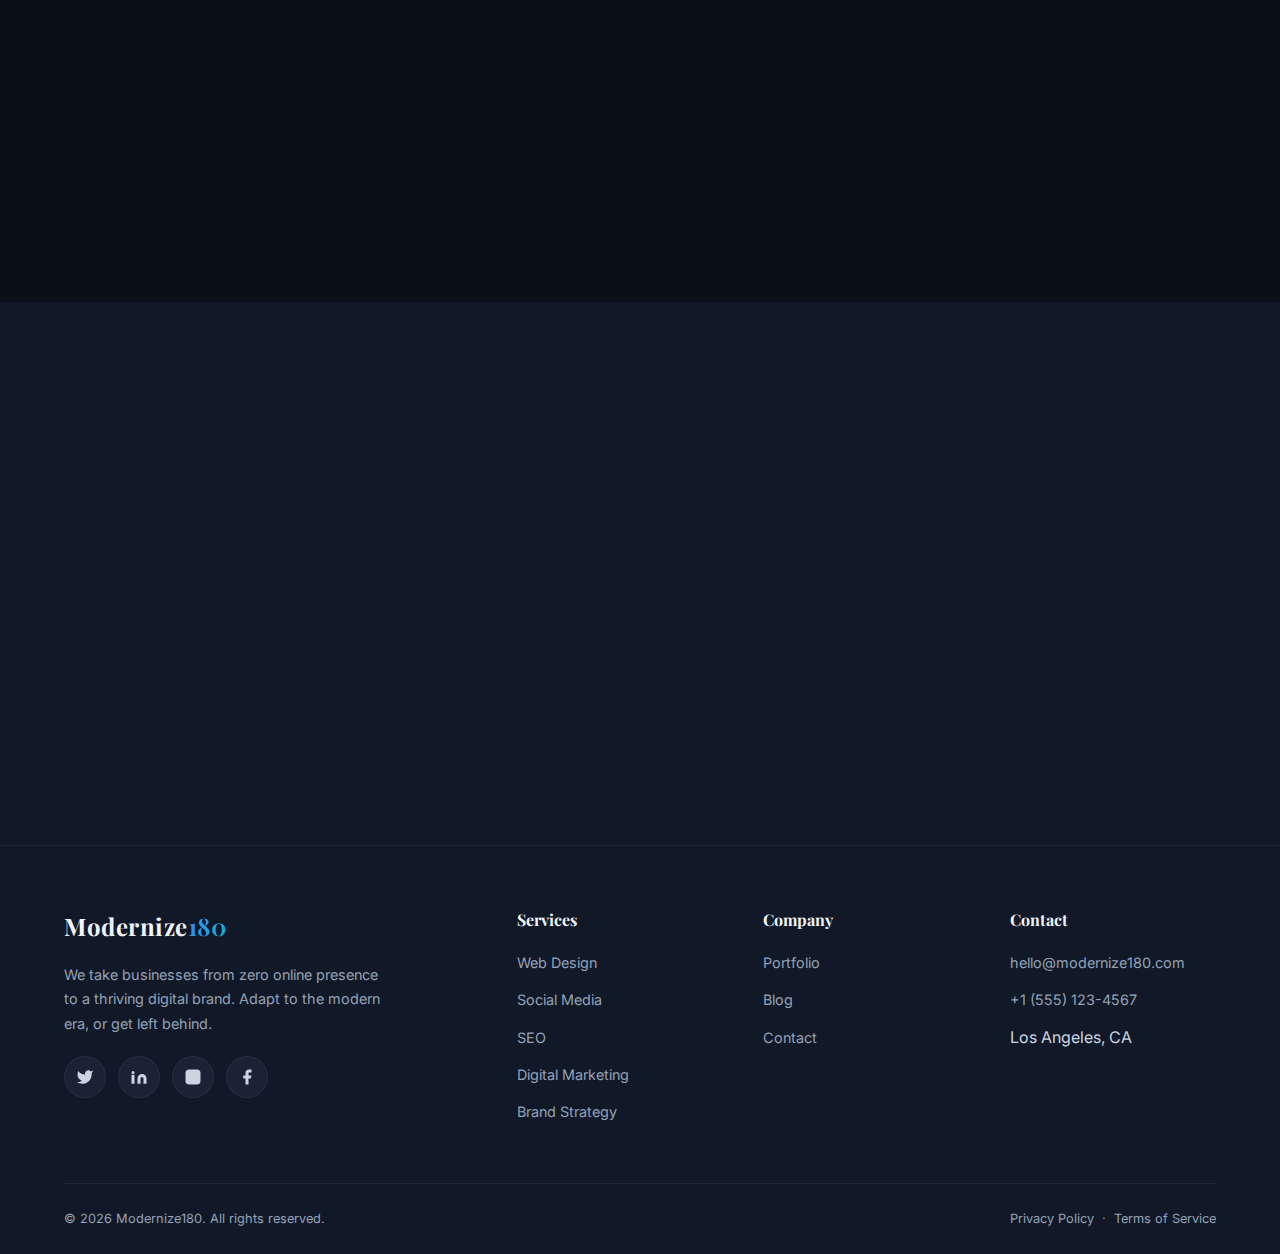
<file: portfolio/index.html>
<!DOCTYPE html>
<html lang="en">
<head>
  <meta charset="UTF-8">
  <meta name="viewport" content="width=device-width, initial-scale=1.0">
  <title>Portfolio | Modernize180</title>
  <meta name="description" content="See real businesses we've taken from zero online presence to thriving digital brands. Browse our portfolio of complete digital transformations.">

  <!-- Fonts -->
  <link rel="preconnect" href="https://fonts.googleapis.com">
  <link rel="preconnect" href="https://fonts.gstatic.com" crossorigin>
  <link href="https://fonts.googleapis.com/css2?family=Inter:wght@300;400;500;600;700&family=Playfair+Display:wght@400;500;600;700&display=swap" rel="stylesheet">

  <!-- Styles -->
  <link rel="stylesheet" href="../css/styles.css">
</head>
<body>

  <!-- ========== NAVBAR ========== -->
  <nav class="navbar">
    <div class="container">
      <a href="../" class="nav-logo">Modernize<span>180</span></a>
      <div class="nav-links">
        <a href="../">Home</a>
        <a href="../services/">Services</a>
        <a href="../portfolio/">Portfolio</a>
        <a href="../blog/">Blog</a>
        <a href="../contact/">Contact</a>
        <a href="../contact/" class="btn btn-primary btn-sm nav-cta">Get a Quote</a>
      </div>
      <div class="nav-toggle">
        <span></span><span></span><span></span>
      </div>
    </div>
  </nav>

  <!-- ========== PAGE HEADER ========== -->
  <section class="page-header">
    <div class="container">
      <p class="section-label">Our Work</p>
      <h1>From Invisible to Unmissable</h1>
      <p>Every project below represents a business that made the leap into the digital era. See what happens when you stop waiting and start modernizing.</p>
    </div>
  </section>

  <!-- ========== PORTFOLIO ========== -->
  <section class="section">
    <div class="container">
      <!-- Filters -->
      <div class="portfolio-filters reveal">
        <button class="filter-btn active" data-filter="all">All</button>
        <button class="filter-btn" data-filter="web">Web Design</button>
        <button class="filter-btn" data-filter="social">Social Media</button>
        <button class="filter-btn" data-filter="seo">SEO</button>
        <button class="filter-btn" data-filter="marketing">Marketing</button>
      </div>

      <!-- Grid -->
      <div class="portfolio-grid">

        <!-- Project 1 -->
        <div class="portfolio-item reveal" data-category="web" style="transition:opacity .35s ease, transform .35s ease">
          <div class="portfolio-thumb">
            <span class="placeholder-text">TechFlow</span>
            <div class="overlay">
              <a href="#" class="btn btn-primary btn-sm">View Project</a>
            </div>
          </div>
          <div class="portfolio-info">
            <h3>TechFlow: From No Website to Industry Leader</h3>
            <div class="meta">
              <span class="tag">Web Design</span>
              <span>TechFlow Inc.</span>
            </div>
          </div>
        </div>

        <!-- Project 2 -->
        <div class="portfolio-item reveal" data-category="social" style="transition:opacity .35s ease, transform .35s ease">
          <div class="portfolio-thumb">
            <span class="placeholder-text">Meridian</span>
            <div class="overlay">
              <a href="#" class="btn btn-primary btn-sm">View Project</a>
            </div>
          </div>
          <div class="portfolio-info">
            <h3>Meridian Co.: Zero Followers to 10K in 90 Days</h3>
            <div class="meta">
              <span class="tag">Social Media</span>
              <span>Meridian Co.</span>
            </div>
          </div>
        </div>

        <!-- Project 3 -->
        <div class="portfolio-item reveal" data-category="seo" style="transition:opacity .35s ease, transform .35s ease">
          <div class="portfolio-thumb">
            <span class="placeholder-text">NovaBuild</span>
            <div class="overlay">
              <a href="#" class="btn btn-primary btn-sm">View Project</a>
            </div>
          </div>
          <div class="portfolio-info">
            <h3>NovaBuild: Page 5 to Top 3 on Google</h3>
            <div class="meta">
              <span class="tag">SEO</span>
              <span>NovaBuild</span>
            </div>
          </div>
        </div>

        <!-- Project 4 -->
        <div class="portfolio-item reveal" data-category="web" style="transition:opacity .35s ease, transform .35s ease">
          <div class="portfolio-thumb">
            <span class="placeholder-text">Apex Studio</span>
            <div class="overlay">
              <a href="#" class="btn btn-primary btn-sm">View Project</a>
            </div>
          </div>
          <div class="portfolio-info">
            <h3>Apex Studio: Brick & Mortar Goes E-Commerce</h3>
            <div class="meta">
              <span class="tag">Web Design</span>
              <span>Apex Studio</span>
            </div>
          </div>
        </div>

        <!-- Project 5 -->
        <div class="portfolio-item reveal" data-category="marketing" style="transition:opacity .35s ease, transform .35s ease">
          <div class="portfolio-thumb">
            <span class="placeholder-text">Prism</span>
            <div class="overlay">
              <a href="#" class="btn btn-primary btn-sm">View Project</a>
            </div>
          </div>
          <div class="portfolio-info">
            <h3>Prism Digital: First-Ever Online Ad Campaign</h3>
            <div class="meta">
              <span class="tag">Marketing</span>
              <span>Prism Digital</span>
            </div>
          </div>
        </div>

        <!-- Project 6 -->
        <div class="portfolio-item reveal" data-category="social" style="transition:opacity .35s ease, transform .35s ease">
          <div class="portfolio-thumb">
            <span class="placeholder-text">Bloom</span>
            <div class="overlay">
              <a href="#" class="btn btn-primary btn-sm">View Project</a>
            </div>
          </div>
          <div class="portfolio-info">
            <h3>Bloom Wellness: From Word-of-Mouth to Digital Brand</h3>
            <div class="meta">
              <span class="tag">Social Media</span>
              <span>Bloom Wellness</span>
            </div>
          </div>
        </div>

        <!-- Project 7 -->
        <div class="portfolio-item reveal" data-category="web" style="transition:opacity .35s ease, transform .35s ease">
          <div class="portfolio-thumb">
            <span class="placeholder-text">Horizon</span>
            <div class="overlay">
              <a href="#" class="btn btn-primary btn-sm">View Project</a>
            </div>
          </div>
          <div class="portfolio-info">
            <h3>Horizon Finance: First Website, First Online Leads</h3>
            <div class="meta">
              <span class="tag">Web Design</span>
              <span>Horizon Finance</span>
            </div>
          </div>
        </div>

        <!-- Project 8 -->
        <div class="portfolio-item reveal" data-category="seo" style="transition:opacity .35s ease, transform .35s ease">
          <div class="portfolio-thumb">
            <span class="placeholder-text">Craft&Co</span>
            <div class="overlay">
              <a href="#" class="btn btn-primary btn-sm">View Project</a>
            </div>
          </div>
          <div class="portfolio-info">
            <h3>Craft&Co: Unfindable to #1 Locally</h3>
            <div class="meta">
              <span class="tag">SEO</span>
              <span>Craft&Co</span>
            </div>
          </div>
        </div>

        <!-- Project 9 -->
        <div class="portfolio-item reveal" data-category="marketing" style="transition:opacity .35s ease, transform .35s ease">
          <div class="portfolio-thumb">
            <span class="placeholder-text">Elevate</span>
            <div class="overlay">
              <a href="#" class="btn btn-primary btn-sm">View Project</a>
            </div>
          </div>
          <div class="portfolio-info">
            <h3>Elevate Fitness: Complete 180° Digital Overhaul</h3>
            <div class="meta">
              <span class="tag">Marketing</span>
              <span>Elevate Fitness</span>
            </div>
          </div>
        </div>

      </div>
    </div>
  </section>

  <!-- ========== CTA BANNER ========== -->
  <section class="section" style="background:var(--clr-bg-alt)">
    <div class="container">
      <div class="cta-banner reveal">
        <h2>Your Transformation Could Be Next</h2>
        <p>Every business above started exactly where you are. The only difference? They decided to make the leap. Are you ready?</p>
        <a href="../contact/" class="btn btn-primary">
          Start a Project
          <svg width="16" height="16" viewBox="0 0 24 24" fill="none" stroke="currentColor" stroke-width="2"><path d="M5 12h14M12 5l7 7-7 7"/></svg>
        </a>
      </div>
    </div>
  </section>

  <!-- ========== FOOTER ========== -->
  <footer class="footer">
    <div class="container">
      <div class="footer-grid">
        <div class="footer-brand">
          <a href="../" class="nav-logo">Modernize<span>180</span></a>
          <p>We take businesses from zero online presence to a thriving digital brand. Adapt to the modern era, or get left behind.</p>
          <div class="social-links">
            <a href="#" aria-label="Twitter"><svg viewBox="0 0 24 24"><path d="M23 3a10.9 10.9 0 01-3.14 1.53 4.48 4.48 0 00-7.86 3v1A10.66 10.66 0 013 4s-4 9 5 13a11.64 11.64 0 01-7 2c9 5 20 0 20-11.5a4.5 4.5 0 00-.08-.83A7.72 7.72 0 0023 3z"/></svg></a>
            <a href="#" aria-label="LinkedIn"><svg viewBox="0 0 24 24"><path d="M16 8a6 6 0 016 6v7h-4v-7a2 2 0 00-2-2 2 2 0 00-2 2v7h-4v-7a6 6 0 016-6zM2 9h4v12H2V9zm2-5a2 2 0 110 4 2 2 0 010-4z"/></svg></a>
            <a href="#" aria-label="Instagram"><svg viewBox="0 0 24 24"><rect x="2" y="2" width="20" height="20" rx="5" ry="5"/><path d="M16 11.37A4 4 0 1112.63 8 4 4 0 0116 11.37z"/><line x1="17.5" y1="6.5" x2="17.51" y2="6.5"/></svg></a>
            <a href="#" aria-label="Facebook"><svg viewBox="0 0 24 24"><path d="M18 2h-3a5 5 0 00-5 5v3H7v4h3v8h4v-8h3l1-4h-4V7a1 1 0 011-1h3V2z"/></svg></a>
          </div>
        </div>
        <div>
          <h4>Services</h4>
          <ul>
            <li><a href="../services/">Web Design</a></li>
            <li><a href="../services/">Social Media</a></li>
            <li><a href="../services/">SEO</a></li>
            <li><a href="../services/">Digital Marketing</a></li>
            <li><a href="../services/">Brand Strategy</a></li>
          </ul>
        </div>
        <div>
          <h4>Company</h4>
          <ul>
            <li><a href="../portfolio/">Portfolio</a></li>
            <li><a href="../blog/">Blog</a></li>
            <li><a href="../contact/">Contact</a></li>
          </ul>
        </div>
        <div>
          <h4>Contact</h4>
          <ul>
            <li><a href="mailto:hello@modernize180.com">hello@modernize180.com</a></li>
            <li><a href="tel:+15551234567">+1 (555) 123-4567</a></li>
            <li>Los Angeles, CA</li>
          </ul>
        </div>
      </div>
      <div class="footer-bottom">
        <p>&copy; 2026 Modernize180. All rights reserved.</p>
        <div>
          <a href="#">Privacy Policy</a> &nbsp;·&nbsp; <a href="#">Terms of Service</a>
        </div>
      </div>
    </div>
  </footer>

  <a href="#" class="back-to-top" aria-label="Back to top">
    <svg viewBox="0 0 24 24"><path d="M18 15l-6-6-6 6"/></svg>
  </a>

  <script src="../js/main.js"></script>
</body>
</html>
</file>
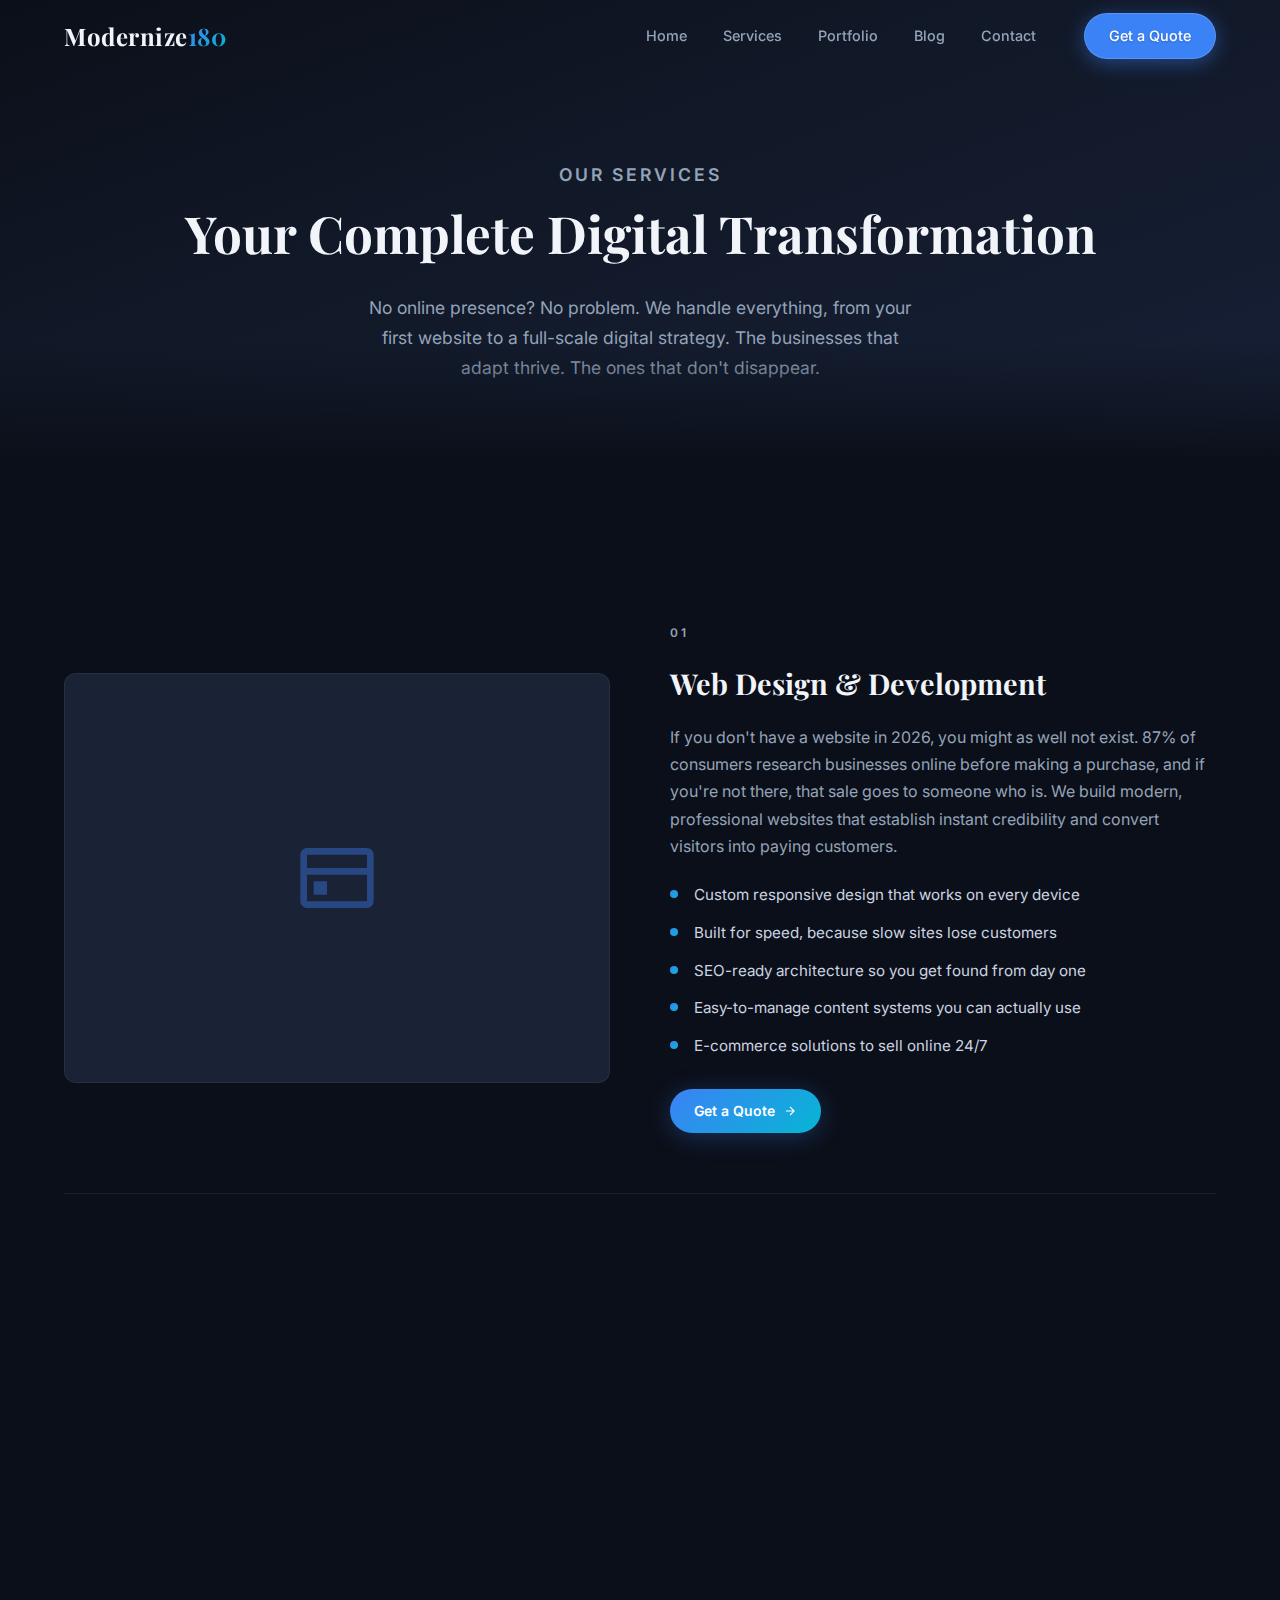
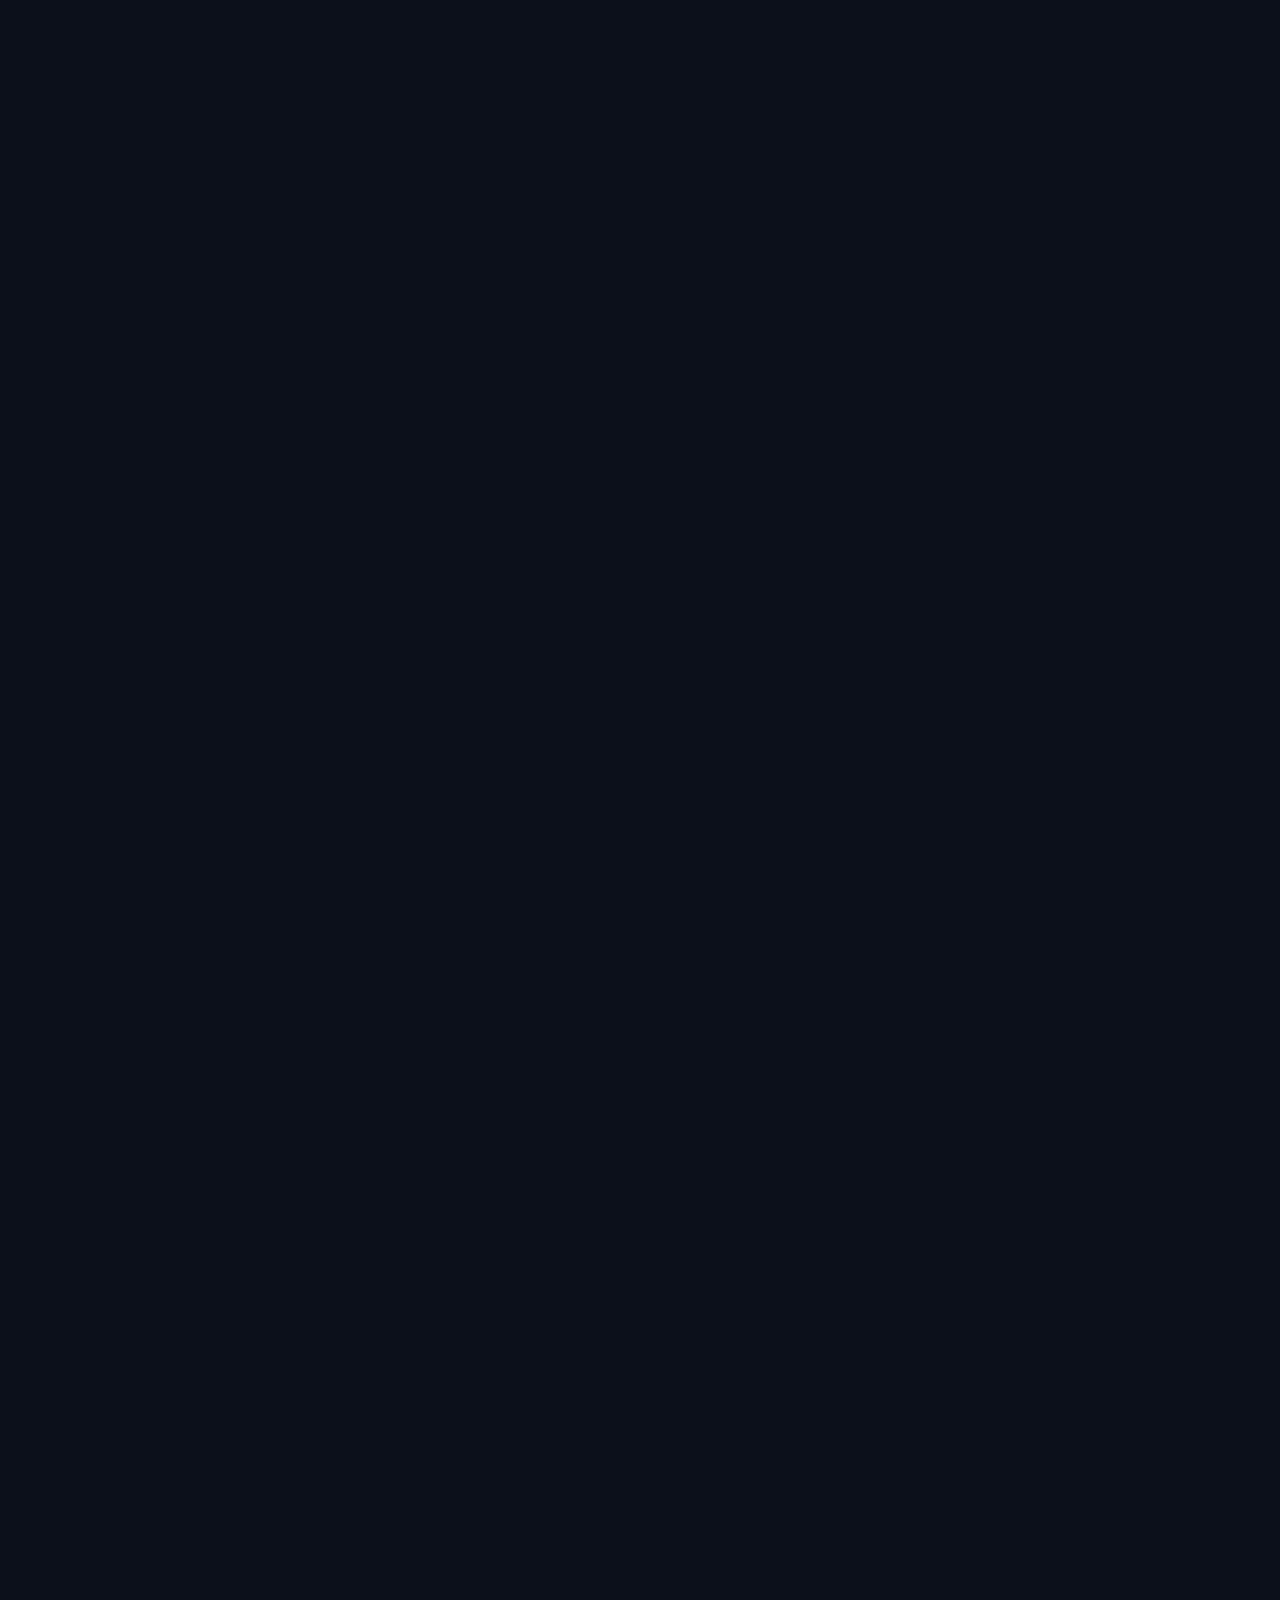
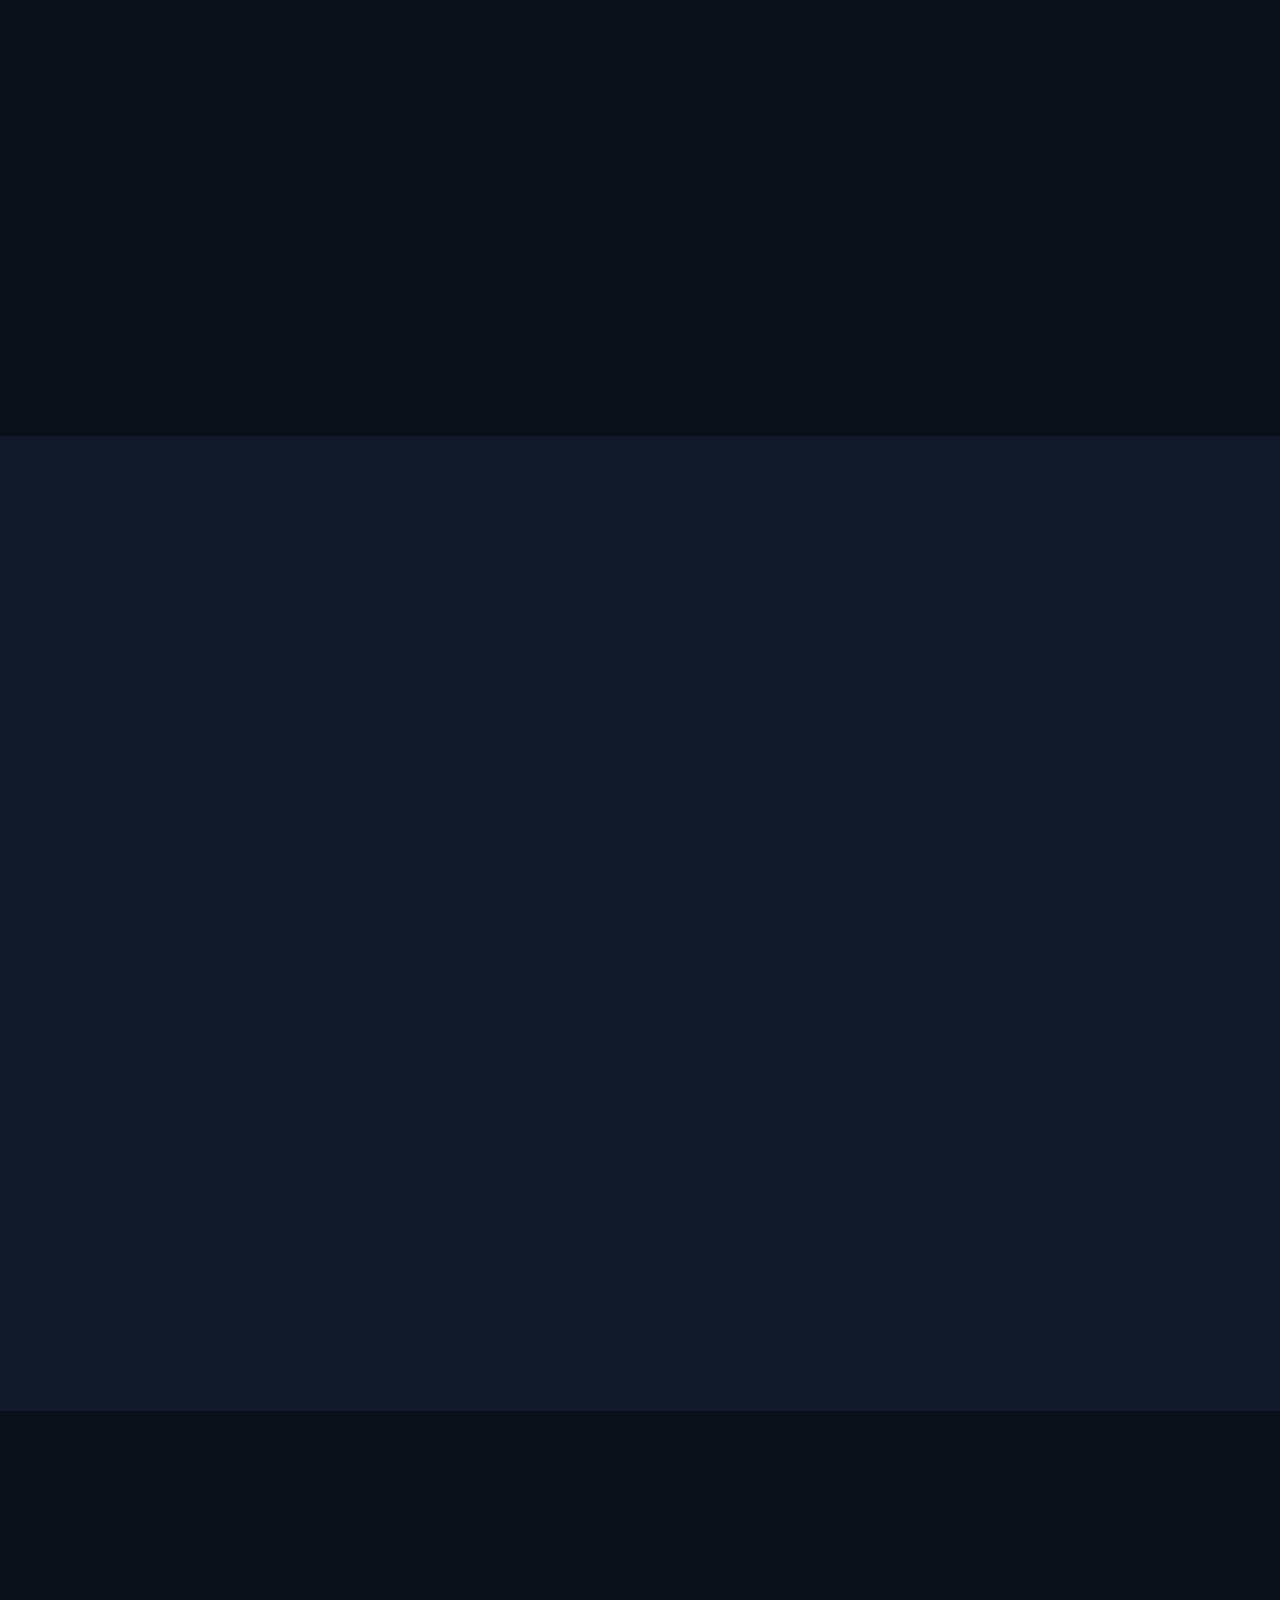
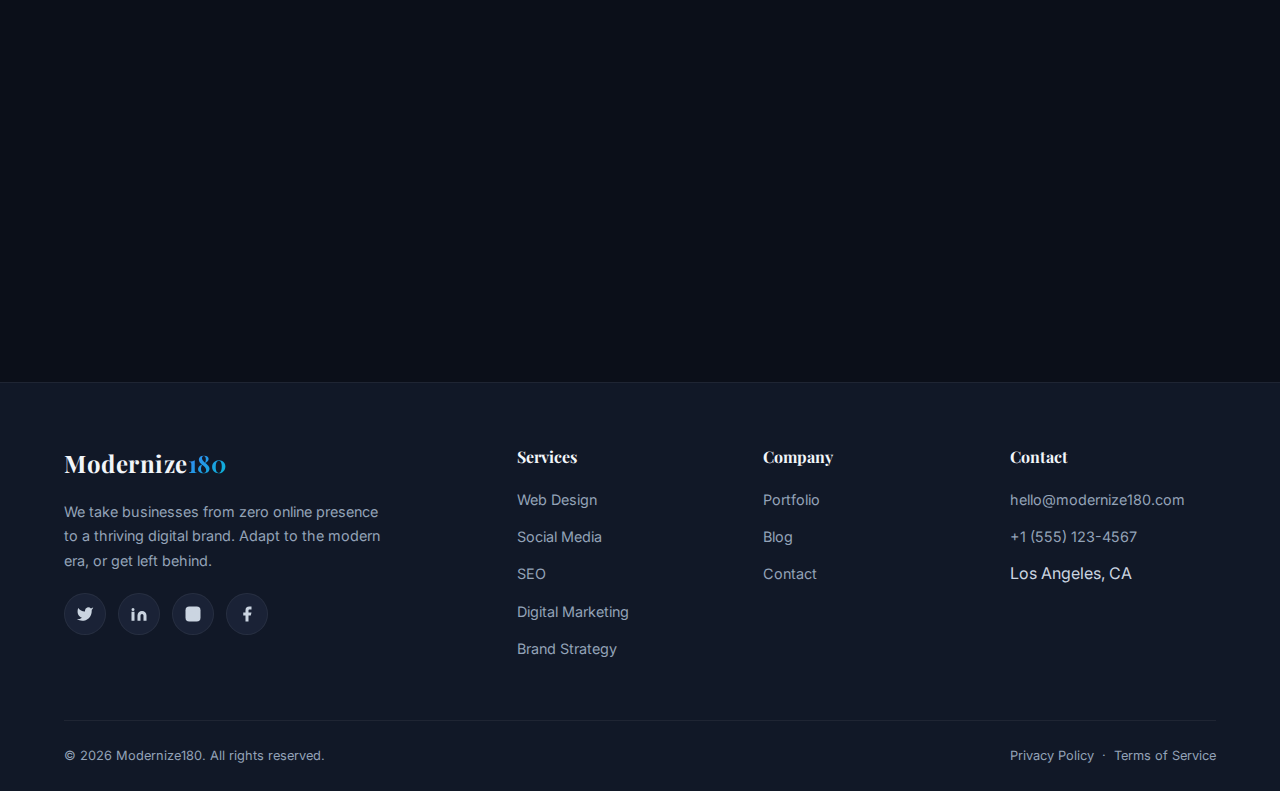
<file: services/index.html>
<!DOCTYPE html>
<html lang="en">
<head>
  <meta charset="UTF-8">
  <meta name="viewport" content="width=device-width, initial-scale=1.0">
  <title>Services | Modernize180</title>
  <meta name="description" content="From no website to a complete digital presence. Modernize180 offers web design, social media, SEO, and digital marketing to bring your business into the modern era.">

  <!-- Fonts -->
  <link rel="preconnect" href="https://fonts.googleapis.com">
  <link rel="preconnect" href="https://fonts.gstatic.com" crossorigin>
  <link href="https://fonts.googleapis.com/css2?family=Inter:wght@300;400;500;600;700&family=Playfair+Display:wght@400;500;600;700&display=swap" rel="stylesheet">

  <!-- Styles -->
  <link rel="stylesheet" href="../css/styles.css">
</head>
<body>

  <!-- ========== NAVBAR ========== -->
  <nav class="navbar">
    <div class="container">
      <a href="../" class="nav-logo">Modernize<span>180</span></a>
      <div class="nav-links">
        <a href="../">Home</a>
        <a href="../services/">Services</a>
        <a href="../portfolio/">Portfolio</a>
        <a href="../blog/">Blog</a>
        <a href="../contact/">Contact</a>
        <a href="../contact/" class="btn btn-primary btn-sm nav-cta">Get a Quote</a>
      </div>
      <div class="nav-toggle">
        <span></span><span></span><span></span>
      </div>
    </div>
  </nav>

  <!-- ========== PAGE HEADER ========== -->
  <section class="page-header">
    <div class="container">
      <p class="section-label">Our Services</p>
      <h1>Your Complete Digital Transformation</h1>
      <p>No online presence? No problem. We handle everything, from your first website to a full-scale digital strategy. The businesses that adapt thrive. The ones that don't disappear.</p>
    </div>
  </section>

  <!-- ========== SERVICE DETAILS ========== -->
  <section class="section">
    <div class="container">

      <!-- Web Design & Development -->
      <div class="service-detail reveal">
        <div class="service-detail-visual">
          <svg class="icon-large" viewBox="0 0 24 24"><path d="M3 3h18a2 2 0 012 2v14a2 2 0 01-2 2H3a2 2 0 01-2-2V5a2 2 0 012-2zm0 2v4h18V5H3zm0 6v8h18v-8H3zm2 2h4v4H5v-4z"/></svg>
        </div>
        <div class="service-detail-content">
          <p class="section-label">01</p>
          <h3>Web Design & Development</h3>
          <p>If you don't have a website in 2026, you might as well not exist. 87% of consumers research businesses online before making a purchase, and if you're not there, that sale goes to someone who is. We build modern, professional websites that establish instant credibility and convert visitors into paying customers.</p>
          <ul>
            <li>Custom responsive design that works on every device</li>
            <li>Built for speed, because slow sites lose customers</li>
            <li>SEO-ready architecture so you get found from day one</li>
            <li>Easy-to-manage content systems you can actually use</li>
            <li>E-commerce solutions to sell online 24/7</li>
          </ul>
          <a href="../contact/" class="btn btn-primary btn-sm">
            Get a Quote
            <svg width="14" height="14" viewBox="0 0 24 24" fill="none" stroke="currentColor" stroke-width="2"><path d="M5 12h14M12 5l7 7-7 7"/></svg>
          </a>
        </div>
      </div>

      <!-- Social Media Management -->
      <div class="service-detail reverse reveal">
        <div class="service-detail-content">
          <p class="section-label">02</p>
          <h3>Social Media Management</h3>
          <p>Over 4.9 billion people use social media daily. If your business has no social presence, you're leaving an enormous audience on the table and handing it to your competitors. We build your social media from scratch: strategy, content, posting, and community engagement, all done for you.</p>
          <ul>
            <li>Complete social media setup and brand presence</li>
            <li>Daily community management and engagement</li>
            <li>Monthly analytics reports showing real growth</li>
          </ul>
          <a href="../contact/" class="btn btn-primary btn-sm">
            Get a Quote
            <svg width="14" height="14" viewBox="0 0 24 24" fill="none" stroke="currentColor" stroke-width="2"><path d="M5 12h14M12 5l7 7-7 7"/></svg>
          </a>
        </div>
        <div class="service-detail-visual">
          <svg class="icon-large" viewBox="0 0 24 24"><path d="M18 2h-3a5 5 0 00-5 5v3H7v4h3v8h4v-8h3l1-4h-4V7a1 1 0 011-1h3V2z"/></svg>
        </div>
      </div>

      <!-- SEO -->
      <div class="service-detail reveal">
        <div class="service-detail-visual">
          <svg class="icon-large" viewBox="0 0 24 24"><path d="M11 4a7 7 0 107 7 7 7 0 00-7-7zm0 12a5 5 0 110-10 5 5 0 010 10zm8.71-.29l-3-3a1 1 0 00-1.42 1.42l3 3a1 1 0 001.42-1.42z"/></svg>
        </div>
        <div class="service-detail-content">
          <p class="section-label">03</p>
          <h3>Search Engine Optimization</h3>
          <p>Having a website is step one. Being found on Google is the game-changer. 75% of users never scroll past the first page of search results. If your business isn't ranking, you're invisible to the people actively looking for your services. We change that with proven, data-driven SEO strategies.</p>
          <ul>
            <li>Comprehensive SEO audits and keyword research</li>
            <li>On-page optimization to climb the rankings</li>
            <li>Technical SEO (site speed, mobile, schema markup)</li>
            <li>Authority building through quality backlinks</li>
            <li>Local SEO so nearby customers find you first</li>
          </ul>
          <a href="../contact/" class="btn btn-primary btn-sm">
            Get a Quote
            <svg width="14" height="14" viewBox="0 0 24 24" fill="none" stroke="currentColor" stroke-width="2"><path d="M5 12h14M12 5l7 7-7 7"/></svg>
          </a>
        </div>
      </div>

      <!-- Digital Marketing -->
      <div class="service-detail reverse reveal">
        <div class="service-detail-content">
          <p class="section-label">04</p>
          <h3>Digital Marketing & PPC</h3>
          <p>Newspaper ads, flyers, and Yellow Pages are relics. Today's customers are found through targeted digital campaigns that reach the right people at the exact moment they're looking to buy. We launch and manage campaigns that get your business in front of buyers, fast.</p>
          <ul>
            <li>Google Ads to capture high-intent searchers</li>
            <li>Social media advertising (Meta, LinkedIn, TikTok)</li>
            <li>Retargeting to convert visitors who didn't buy yet</li>
            <li>Email marketing automation that nurtures leads</li>
            <li>Real-time analytics so you see every dollar working</li>
          </ul>
          <a href="../contact/" class="btn btn-primary btn-sm">
            Get a Quote
            <svg width="14" height="14" viewBox="0 0 24 24" fill="none" stroke="currentColor" stroke-width="2"><path d="M5 12h14M12 5l7 7-7 7"/></svg>
          </a>
        </div>
        <div class="service-detail-visual">
          <svg class="icon-large" viewBox="0 0 24 24"><path d="M3 3v18h18M9 17V9m4 8v-5m4 5V6"/></svg>
        </div>
      </div>

      <!-- Brand Strategy -->
      <div class="service-detail reveal">
        <div class="service-detail-visual">
          <svg class="icon-large" viewBox="0 0 24 24"><path d="M12 2L2 7l10 5 10-5-10-5zM2 17l10 5 10-5M2 12l10 5 10-5"/></svg>
        </div>
        <div class="service-detail-content">
          <p class="section-label">05</p>
          <h3>Brand Strategy & Identity</h3>
          <p>Going online without a clear brand is like opening a store with no sign. We help you define who you are, what you stand for, and how you show up online, so when customers find you, they remember you and trust you.</p>
          <ul>
            <li>Brand positioning that sets you apart online</li>
            <li>Logo design and visual identity systems</li>
            <li>Brand guidelines for consistent online presence</li>
            <li>Competitive analysis to find your digital edge</li>
            <li>Brand voice and messaging that connects</li>
          </ul>
          <a href="../contact/" class="btn btn-primary btn-sm">
            Get a Quote
            <svg width="14" height="14" viewBox="0 0 24 24" fill="none" stroke="currentColor" stroke-width="2"><path d="M5 12h14M12 5l7 7-7 7"/></svg>
          </a>
        </div>
      </div>

    </div>
  </section>

  <!-- ========== PRICING ========== -->
  <section class="section" style="background:var(--clr-bg-alt)">
    <div class="container">
      <div class="text-center reveal">
        <p class="section-label">Pricing</p>
        <h2 class="section-title">Invest in Your Digital Future</h2>
        <p class="section-subtitle mx-auto">The cost of going online is a fraction of the cost of staying invisible. Choose the transformation level that fits your business.</p>
      </div>
      <div class="pricing-grid">
        <div class="pricing-card reveal">
          <h3>Launch</h3>
          <div class="price">$499 <span>/ project</span></div>
          <ul>
            <li>Single-page responsive website</li>
            <li>Basic SEO setup</li>
            <li>Mobile-optimized design</li>
            <li>Contact form integration</li>
            <li>1 round of revisions</li>
          </ul>
          <a href="../contact/" class="btn btn-outline btn-sm" style="width:100%;justify-content:center">Get Started</a>
        </div>
        <div class="pricing-card featured reveal">
          <h3>Transform</h3>
          <div class="price">$1,499 <span>/ project</span></div>
          <ul>
            <li>Multi-page responsive website</li>
            <li>Advanced SEO optimization</li>
            <li>Social media setup & strategy</li>
            <li>Content management system</li>
            <li>Analytics dashboard setup</li>
            <li>3 rounds of revisions</li>
          </ul>
          <a href="../contact/" class="btn btn-primary btn-sm" style="width:100%;justify-content:center">Get Started</a>
        </div>
        <div class="pricing-card reveal">
          <h3>Dominate</h3>
          <div class="price">Custom</div>
          <ul>
            <li>Full digital marketing strategy</li>
            <li>Custom web application</li>
            <li>Ongoing SEO & content marketing</li>
            <li>Social media management</li>
            <li>PPC campaign management</li>
            <li>Dedicated account manager</li>
          </ul>
          <a href="../contact/" class="btn btn-outline btn-sm" style="width:100%;justify-content:center">Contact Us</a>
        </div>
      </div>
    </div>
  </section>

  <!-- ========== CTA BANNER ========== -->
  <section class="section">
    <div class="container">
      <div class="cta-banner reveal">
        <h2>Not Sure Where to Start? That's Exactly Why We Exist.</h2>
        <p>Most of our clients came to us with zero digital experience. We'll assess where you are, where you need to be, and build the roadmap to get you there.</p>
        <a href="../contact/" class="btn btn-primary">
          Schedule a Free Consultation
          <svg width="16" height="16" viewBox="0 0 24 24" fill="none" stroke="currentColor" stroke-width="2"><path d="M5 12h14M12 5l7 7-7 7"/></svg>
        </a>
      </div>
    </div>
  </section>

  <!-- ========== FOOTER ========== -->
  <footer class="footer">
    <div class="container">
      <div class="footer-grid">
        <div class="footer-brand">
          <a href="../" class="nav-logo">Modernize<span>180</span></a>
          <p>We take businesses from zero online presence to a thriving digital brand. Adapt to the modern era, or get left behind.</p>
          <div class="social-links">
            <a href="#" aria-label="Twitter"><svg viewBox="0 0 24 24"><path d="M23 3a10.9 10.9 0 01-3.14 1.53 4.48 4.48 0 00-7.86 3v1A10.66 10.66 0 013 4s-4 9 5 13a11.64 11.64 0 01-7 2c9 5 20 0 20-11.5a4.5 4.5 0 00-.08-.83A7.72 7.72 0 0023 3z"/></svg></a>
            <a href="#" aria-label="LinkedIn"><svg viewBox="0 0 24 24"><path d="M16 8a6 6 0 016 6v7h-4v-7a2 2 0 00-2-2 2 2 0 00-2 2v7h-4v-7a6 6 0 016-6zM2 9h4v12H2V9zm2-5a2 2 0 110 4 2 2 0 010-4z"/></svg></a>
            <a href="#" aria-label="Instagram"><svg viewBox="0 0 24 24"><rect x="2" y="2" width="20" height="20" rx="5" ry="5"/><path d="M16 11.37A4 4 0 1112.63 8 4 4 0 0116 11.37z"/><line x1="17.5" y1="6.5" x2="17.51" y2="6.5"/></svg></a>
            <a href="#" aria-label="Facebook"><svg viewBox="0 0 24 24"><path d="M18 2h-3a5 5 0 00-5 5v3H7v4h3v8h4v-8h3l1-4h-4V7a1 1 0 011-1h3V2z"/></svg></a>
          </div>
        </div>
        <div>
          <h4>Services</h4>
          <ul>
            <li><a href="../services/">Web Design</a></li>
            <li><a href="../services/">Social Media</a></li>
            <li><a href="../services/">SEO</a></li>
            <li><a href="../services/">Digital Marketing</a></li>
            <li><a href="../services/">Brand Strategy</a></li>
          </ul>
        </div>
        <div>
          <h4>Company</h4>
          <ul>
            <li><a href="../portfolio/">Portfolio</a></li>
            <li><a href="../blog/">Blog</a></li>
            <li><a href="../contact/">Contact</a></li>
          </ul>
        </div>
        <div>
          <h4>Contact</h4>
          <ul>
            <li><a href="mailto:hello@modernize180.com">hello@modernize180.com</a></li>
            <li><a href="tel:+15551234567">+1 (555) 123-4567</a></li>
            <li>Los Angeles, CA</li>
          </ul>
        </div>
      </div>
      <div class="footer-bottom">
        <p>&copy; 2026 Modernize180. All rights reserved.</p>
        <div>
          <a href="#">Privacy Policy</a> &nbsp;·&nbsp; <a href="#">Terms of Service</a>
        </div>
      </div>
    </div>
  </footer>

  <a href="#" class="back-to-top" aria-label="Back to top">
    <svg viewBox="0 0 24 24"><path d="M18 15l-6-6-6 6"/></svg>
  </a>

  <script src="../js/main.js"></script>
</body>
</html>
</file>
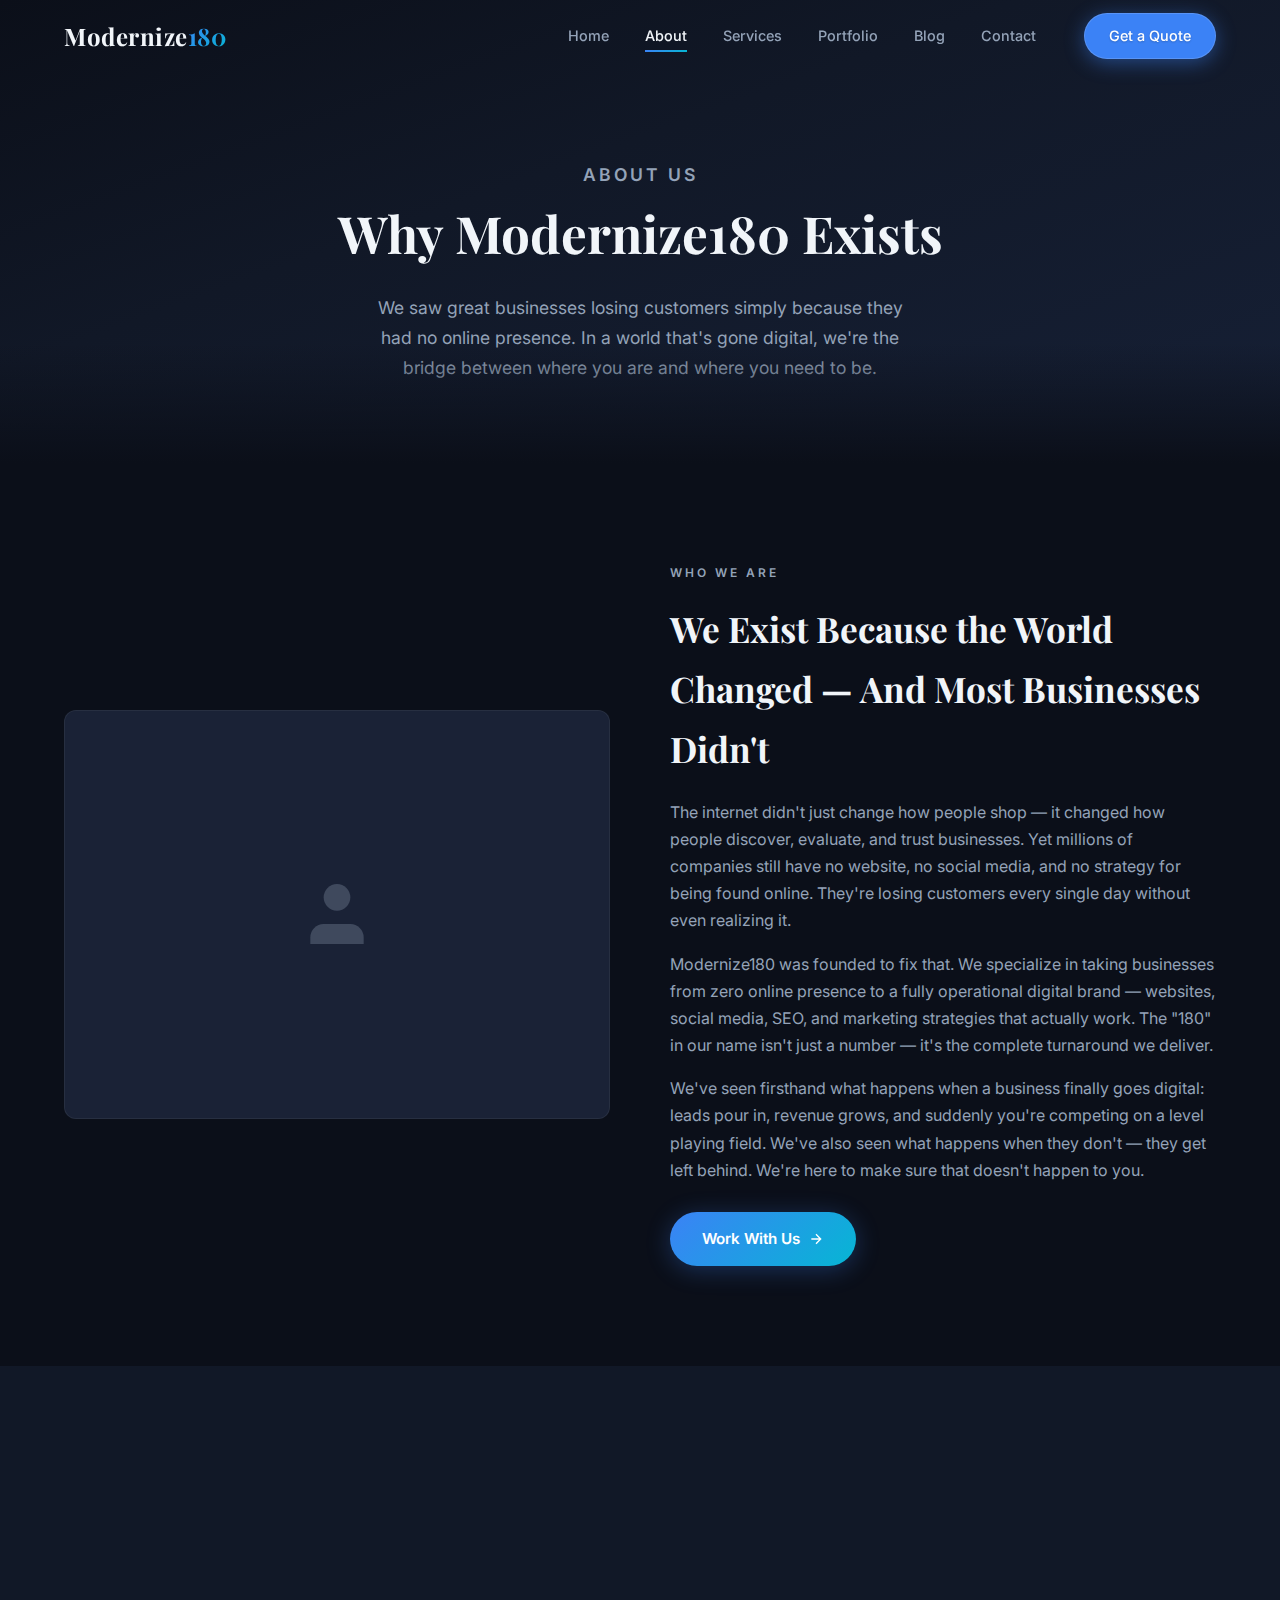
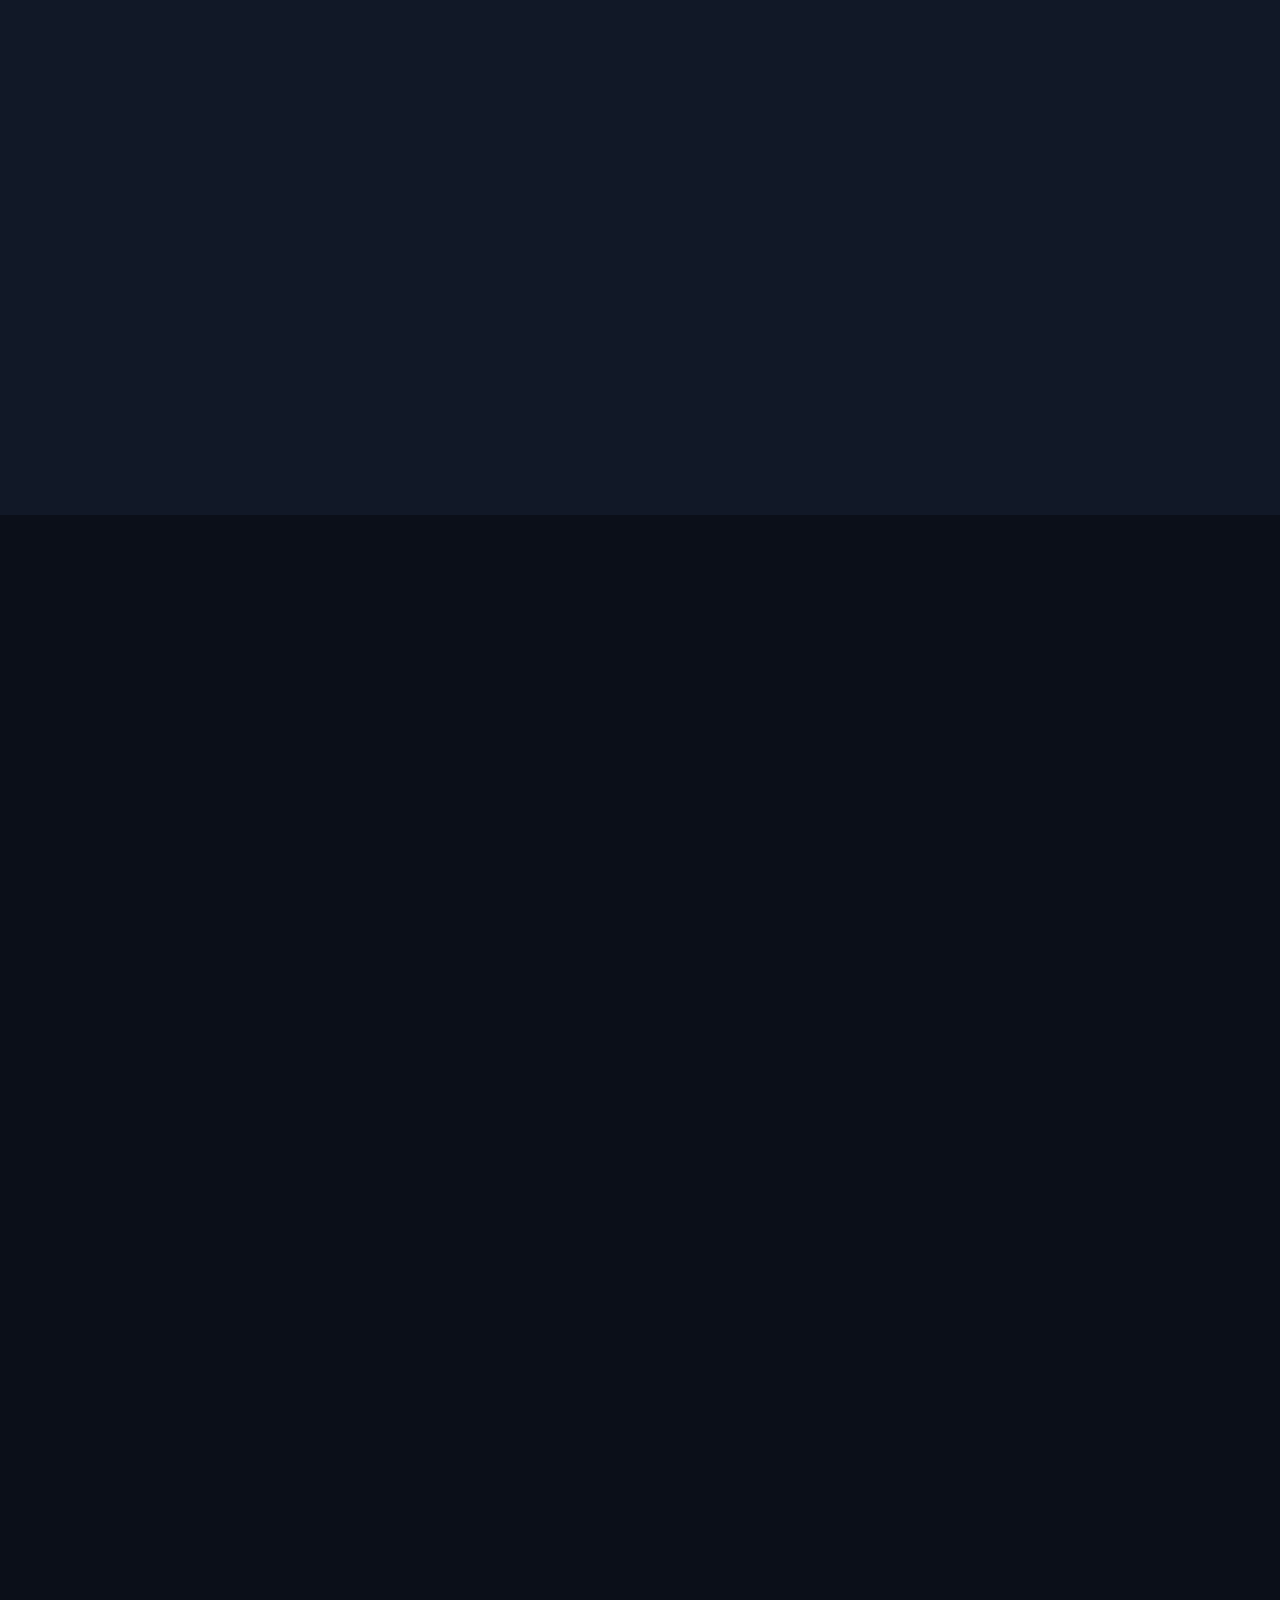
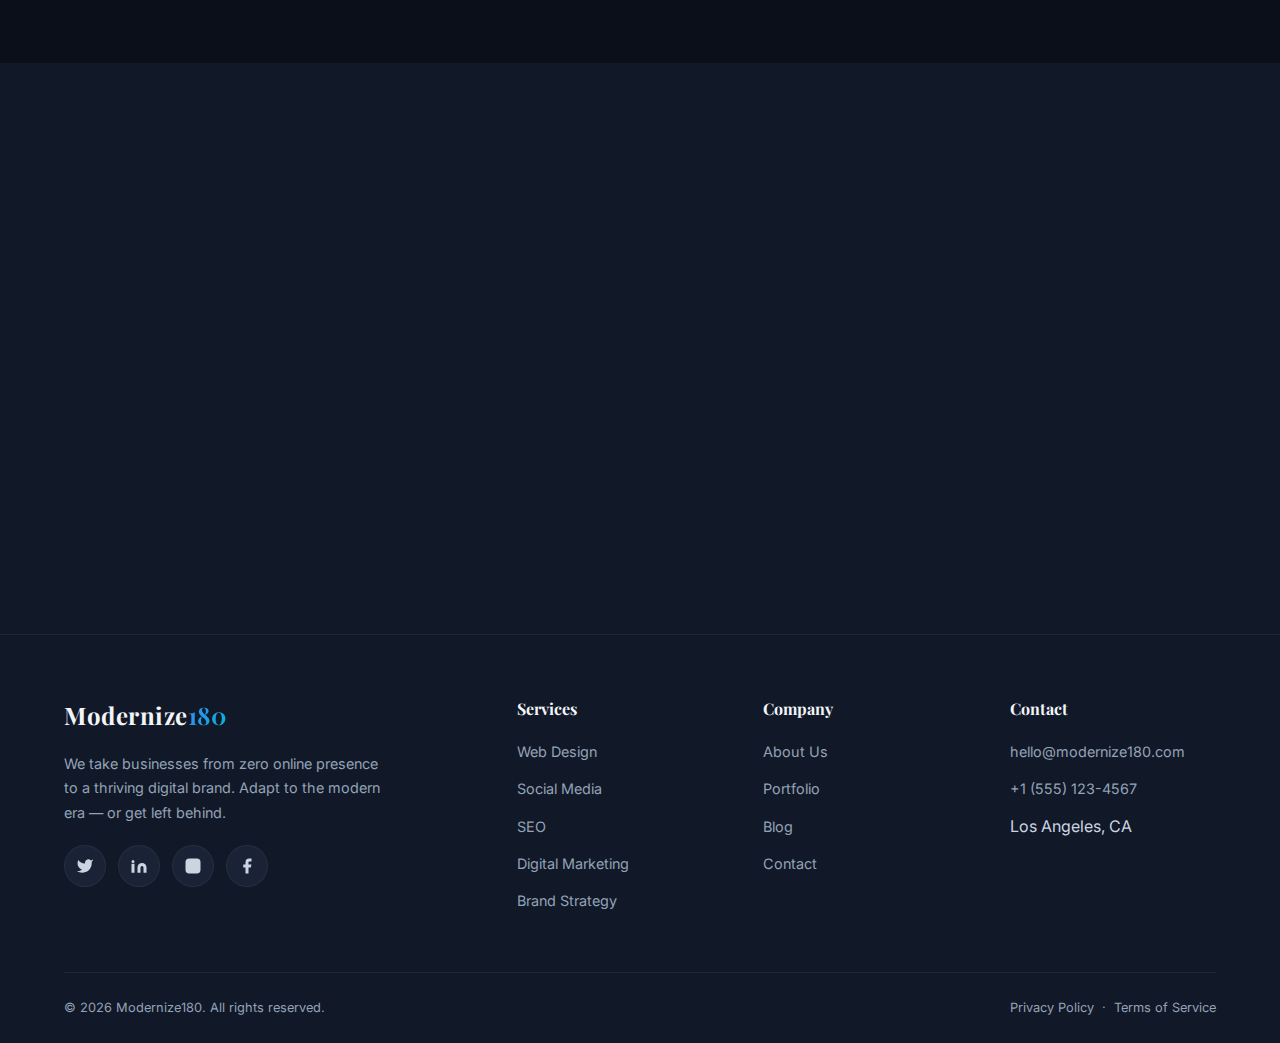
<file: about.html>
<!DOCTYPE html>
<html lang="en">
<head>
  <meta charset="UTF-8">
  <meta name="viewport" content="width=device-width, initial-scale=1.0">
  <title>About Us — Modernize180</title>
  <meta name="description" content="Learn why Modernize180 exists — we saw too many great businesses being left behind in the digital age, and we decided to change that.">

  <!-- Fonts -->
  <link rel="preconnect" href="https://fonts.googleapis.com">
  <link rel="preconnect" href="https://fonts.gstatic.com" crossorigin>
  <link href="https://fonts.googleapis.com/css2?family=Inter:wght@300;400;500;600;700&family=Playfair+Display:wght@400;500;600;700&display=swap" rel="stylesheet">

  <!-- Styles -->
  <link rel="stylesheet" href="css/styles.css">
</head>
<body>

  <!-- ========== NAVBAR ========== -->
  <nav class="navbar">
    <div class="container">
      <a href="index.html" class="nav-logo">Modernize<span>180</span></a>
      <div class="nav-links">
        <a href="index.html">Home</a>
        <a href="about.html">About</a>
        <a href="services.html">Services</a>
        <a href="portfolio.html">Portfolio</a>
        <a href="blog.html">Blog</a>
        <a href="contact.html">Contact</a>
        <a href="contact.html" class="btn btn-primary btn-sm nav-cta">Get a Quote</a>
      </div>
      <div class="nav-toggle">
        <span></span><span></span><span></span>
      </div>
    </div>
  </nav>

  <!-- ========== PAGE HEADER ========== -->
  <section class="page-header">
    <div class="container">
      <p class="section-label">About Us</p>
      <h1>Why Modernize180 Exists</h1>
      <p>We saw great businesses losing customers simply because they had no online presence. In a world that's gone digital, we're the bridge between where you are and where you need to be.</p>
    </div>
  </section>

  <!-- ========== ABOUT INTRO ========== -->
  <section class="section">
    <div class="container">
      <div class="about-intro reveal">
        <div class="about-image">
          <svg class="placeholder-icon" viewBox="0 0 24 24"><path d="M20 21v-2a4 4 0 00-4-4H8a4 4 0 00-4 4v2"/><circle cx="12" cy="7" r="4"/></svg>
        </div>
        <div class="about-text">
          <p class="section-label">Who We Are</p>
          <h2>We Exist Because the World Changed — And Most Businesses Didn't</h2>
          <p>The internet didn't just change how people shop — it changed how people discover, evaluate, and trust businesses. Yet millions of companies still have no website, no social media, and no strategy for being found online. They're losing customers every single day without even realizing it.</p>
          <p>Modernize180 was founded to fix that. We specialize in taking businesses from zero online presence to a fully operational digital brand — websites, social media, SEO, and marketing strategies that actually work. The "180" in our name isn't just a number — it's the complete turnaround we deliver.</p>
          <p>We've seen firsthand what happens when a business finally goes digital: leads pour in, revenue grows, and suddenly you're competing on a level playing field. We've also seen what happens when they don't — they get left behind. We're here to make sure that doesn't happen to you.</p>
          <a href="contact.html" class="btn btn-primary">
            Work With Us
            <svg width="16" height="16" viewBox="0 0 24 24" fill="none" stroke="currentColor" stroke-width="2"><path d="M5 12h14M12 5l7 7-7 7"/></svg>
          </a>
        </div>
      </div>
    </div>
  </section>

  <!-- ========== VALUES ========== -->
  <section class="section" style="background:var(--clr-bg-alt)">
    <div class="container">
      <div class="text-center reveal">
        <p class="section-label">Our Values</p>
        <h2 class="section-title">The Principles Behind Every Transformation</h2>
        <p class="section-subtitle mx-auto">Bringing a business online is more than a technical task — it's a partnership. These values ensure every transformation is done right.</p>
      </div>
      <div class="values-grid">
        <div class="value-card reveal">
          <div class="icon">
            <svg viewBox="0 0 24 24"><path d="M9.663 17h4.674M12 3v1m6.364 1.636l-.707.707M21 12h-1M4 12H3m3.343-5.657l-.707-.707m2.828 9.9a5 5 0 117.072 0l-.548.547A3.374 3.374 0 0014 18.469V19a2 2 0 11-4 0v-.531c0-.895-.356-1.754-.988-2.386l-.548-.547z"/></svg>
          </div>
          <h3>Urgency</h3>
          <p>The digital landscape moves fast. We move faster. Every day without an online presence is a day your competitors pull further ahead.</p>
        </div>
        <div class="value-card reveal">
          <div class="icon">
            <svg viewBox="0 0 24 24"><path d="M12 22s8-4 8-10V5l-8-3-8 3v7c0 6 8 10 8 10z"/></svg>
          </div>
          <h3>Integrity</h3>
          <p>We're honest about what you need. No upselling, no jargon walls — just transparent guidance on the fastest path from offline to online.</p>
        </div>
        <div class="value-card reveal">
          <div class="icon">
            <svg viewBox="0 0 24 24"><path d="M17 21v-2a4 4 0 00-4-4H5a4 4 0 00-4 4v2"/><circle cx="9" cy="7" r="4"/><path d="M23 21v-2a4 4 0 00-3-3.87M16 3.13a4 4 0 010 7.75"/></svg>
          </div>
          <h3>Partnership</h3>
          <p>Going digital can feel overwhelming. We walk you through every step as true partners — your success online is our entire mission.</p>
        </div>
        <div class="value-card reveal">
          <div class="icon">
            <svg viewBox="0 0 24 24"><path d="M13 2L3 14h9l-1 8 10-12h-9l1-8z"/></svg>
          </div>
          <h3>Results</h3>
          <p>We don't just "build websites." We deliver measurable transformations — more traffic, more leads, more revenue. That's the only metric that matters.</p>
        </div>
      </div>
    </div>
  </section>

  <!-- ========== JOURNEY TIMELINE ========== -->
  <section class="section">
    <div class="container">
      <div class="text-center reveal">
        <p class="section-label">Our Journey</p>
        <h2 class="section-title">How We Got Here</h2>
        <p class="section-subtitle mx-auto">It started with a simple realization: too many good businesses were being left behind in the digital shift. Here's how we turned that into a mission.</p>
      </div>
      <div class="timeline reveal">
        <div class="timeline-item">
          <div class="dot"></div>
          <span class="year">2021</span>
          <h3>The Wake-Up Call</h3>
          <p>We watched talented local businesses struggle — not because their services were bad, but because nobody could find them online. We started helping them go digital one by one.</p>
        </div>
        <div class="timeline-item">
          <div class="dot"></div>
          <span class="year">2022</span>
          <h3>The Full Solution</h3>
          <p>We realized a website alone wasn't enough. Businesses needed SEO, social media, and marketing to truly compete. We expanded to offer the complete digital transformation.</p>
        </div>
        <div class="timeline-item">
          <div class="dot"></div>
          <span class="year">2023</span>
          <h3>Scaling the Mission</h3>
          <p>Demand surged as word spread. We grew our team of designers, strategists, and developers to bring more businesses into the digital age, faster.</p>
        </div>
        <div class="timeline-item">
          <div class="dot"></div>
          <span class="year">2024</span>
          <h3>Proving the Model</h3>
          <p>50+ successful transformations. Businesses that were completely invisible online were now outranking established competitors and generating real revenue digitally.</p>
        </div>
        <div class="timeline-item">
          <div class="dot"></div>
          <span class="year">2025–Present</span>
          <h3>The Urgency Grows</h3>
          <p>As AI and digital-first consumers reshape every industry, the gap between online and offline businesses has never been wider. Our mission is more critical than ever.</p>
        </div>
      </div>
    </div>
  </section>

  <!-- ========== CTA BANNER ========== -->
  <section class="section" style="background:var(--clr-bg-alt)">
    <div class="container">
      <div class="cta-banner reveal">
        <h2>The Longer You Wait, the Further You Fall Behind</h2>
        <p>Whether you're starting from zero or need a complete digital overhaul, the time to go online is now — not next quarter, not next year. Now.</p>
        <a href="contact.html" class="btn btn-primary">
          Get in Touch
          <svg width="16" height="16" viewBox="0 0 24 24" fill="none" stroke="currentColor" stroke-width="2"><path d="M5 12h14M12 5l7 7-7 7"/></svg>
        </a>
      </div>
    </div>
  </section>

  <!-- ========== FOOTER ========== -->
  <footer class="footer">
    <div class="container">
      <div class="footer-grid">
        <div class="footer-brand">
          <a href="index.html" class="nav-logo">Modernize<span>180</span></a>
          <p>We take businesses from zero online presence to a thriving digital brand. Adapt to the modern era — or get left behind.</p>
          <div class="social-links">
            <a href="#" aria-label="Twitter"><svg viewBox="0 0 24 24"><path d="M23 3a10.9 10.9 0 01-3.14 1.53 4.48 4.48 0 00-7.86 3v1A10.66 10.66 0 013 4s-4 9 5 13a11.64 11.64 0 01-7 2c9 5 20 0 20-11.5a4.5 4.5 0 00-.08-.83A7.72 7.72 0 0023 3z"/></svg></a>
            <a href="#" aria-label="LinkedIn"><svg viewBox="0 0 24 24"><path d="M16 8a6 6 0 016 6v7h-4v-7a2 2 0 00-2-2 2 2 0 00-2 2v7h-4v-7a6 6 0 016-6zM2 9h4v12H2V9zm2-5a2 2 0 110 4 2 2 0 010-4z"/></svg></a>
            <a href="#" aria-label="Instagram"><svg viewBox="0 0 24 24"><rect x="2" y="2" width="20" height="20" rx="5" ry="5"/><path d="M16 11.37A4 4 0 1112.63 8 4 4 0 0116 11.37z"/><line x1="17.5" y1="6.5" x2="17.51" y2="6.5"/></svg></a>
            <a href="#" aria-label="Facebook"><svg viewBox="0 0 24 24"><path d="M18 2h-3a5 5 0 00-5 5v3H7v4h3v8h4v-8h3l1-4h-4V7a1 1 0 011-1h3V2z"/></svg></a>
          </div>
        </div>
        <div>
          <h4>Services</h4>
          <ul>
            <li><a href="services.html">Web Design</a></li>
            <li><a href="services.html">Social Media</a></li>
            <li><a href="services.html">SEO</a></li>
            <li><a href="services.html">Digital Marketing</a></li>
            <li><a href="services.html">Brand Strategy</a></li>
          </ul>
        </div>
        <div>
          <h4>Company</h4>
          <ul>
            <li><a href="about.html">About Us</a></li>
            <li><a href="portfolio.html">Portfolio</a></li>
            <li><a href="blog.html">Blog</a></li>
            <li><a href="contact.html">Contact</a></li>
          </ul>
        </div>
        <div>
          <h4>Contact</h4>
          <ul>
            <li><a href="mailto:hello@modernize180.com">hello@modernize180.com</a></li>
            <li><a href="tel:+15551234567">+1 (555) 123-4567</a></li>
            <li>Los Angeles, CA</li>
          </ul>
        </div>
      </div>
      <div class="footer-bottom">
        <p>&copy; 2026 Modernize180. All rights reserved.</p>
        <div>
          <a href="#">Privacy Policy</a> &nbsp;·&nbsp; <a href="#">Terms of Service</a>
        </div>
      </div>
    </div>
  </footer>

  <a href="#" class="back-to-top" aria-label="Back to top">
    <svg viewBox="0 0 24 24"><path d="M18 15l-6-6-6 6"/></svg>
  </a>

  <script src="js/main.js"></script>
</body>
</html>
</file>
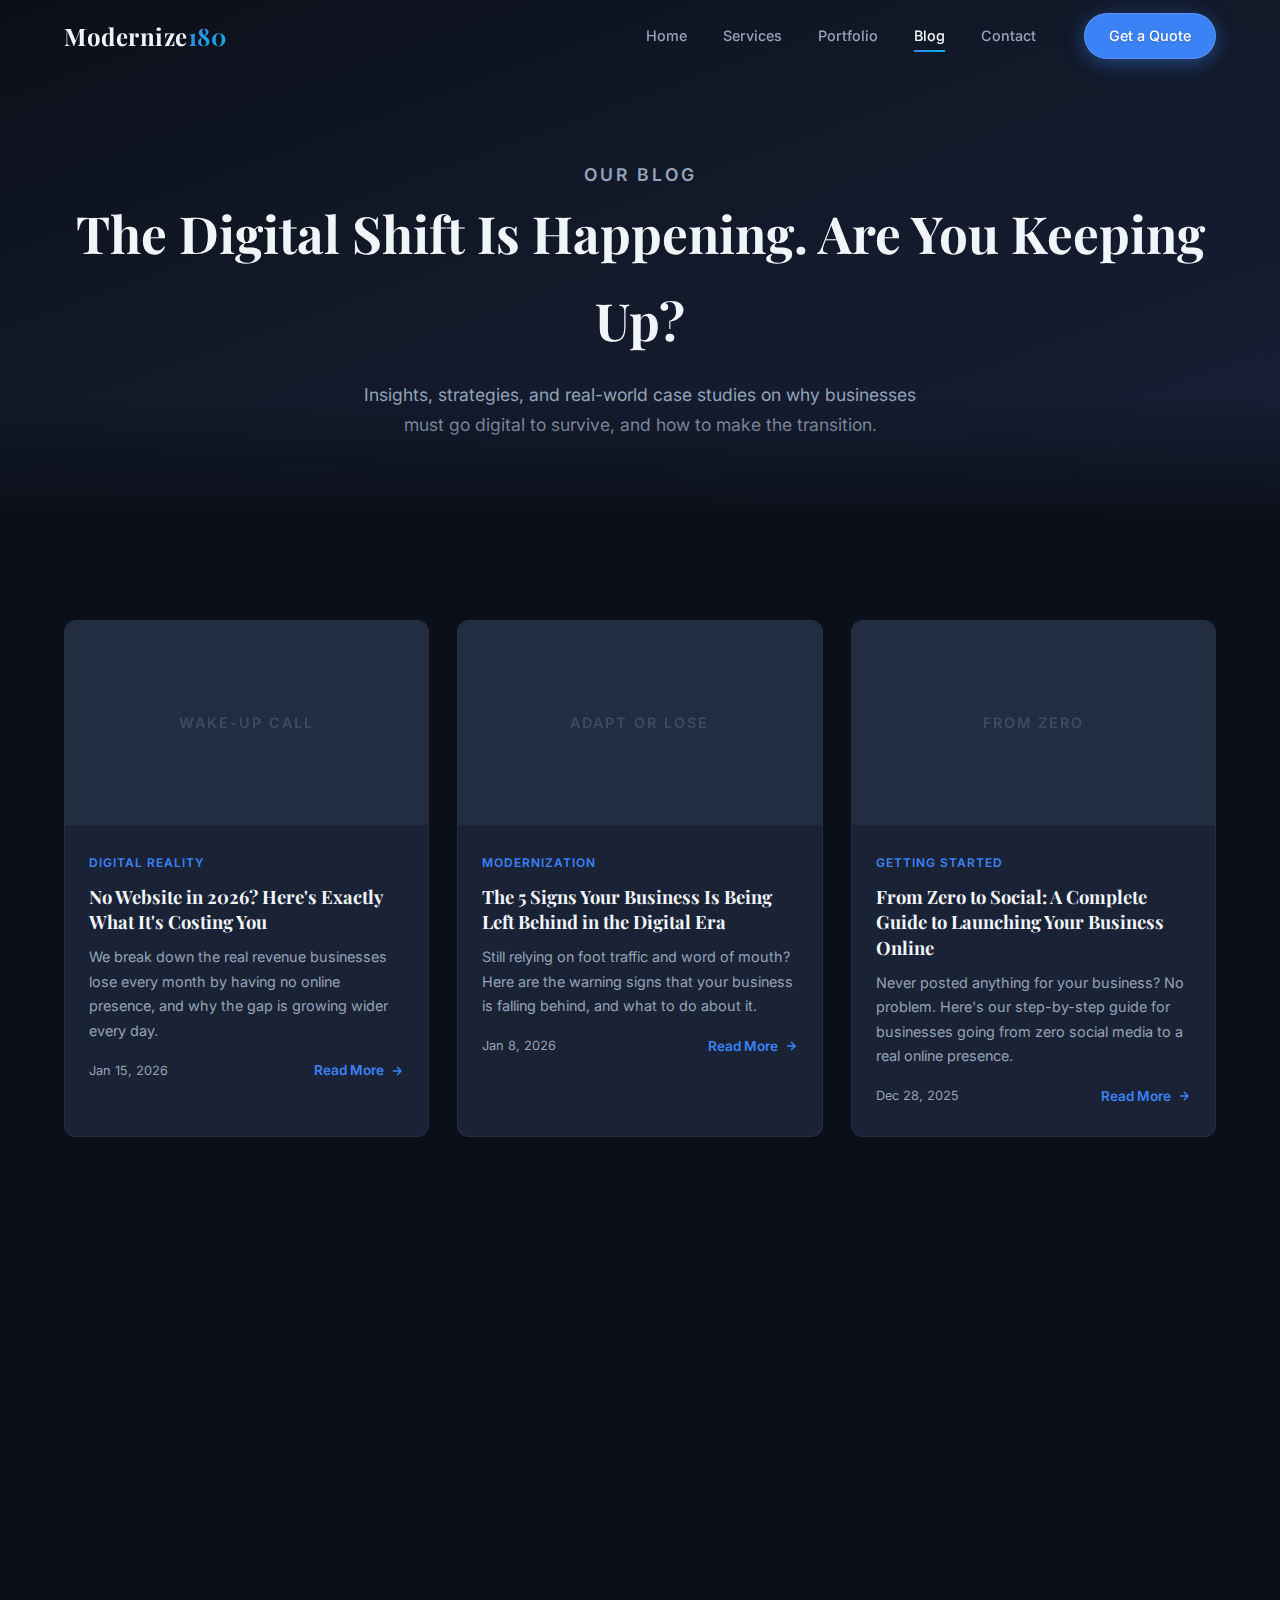
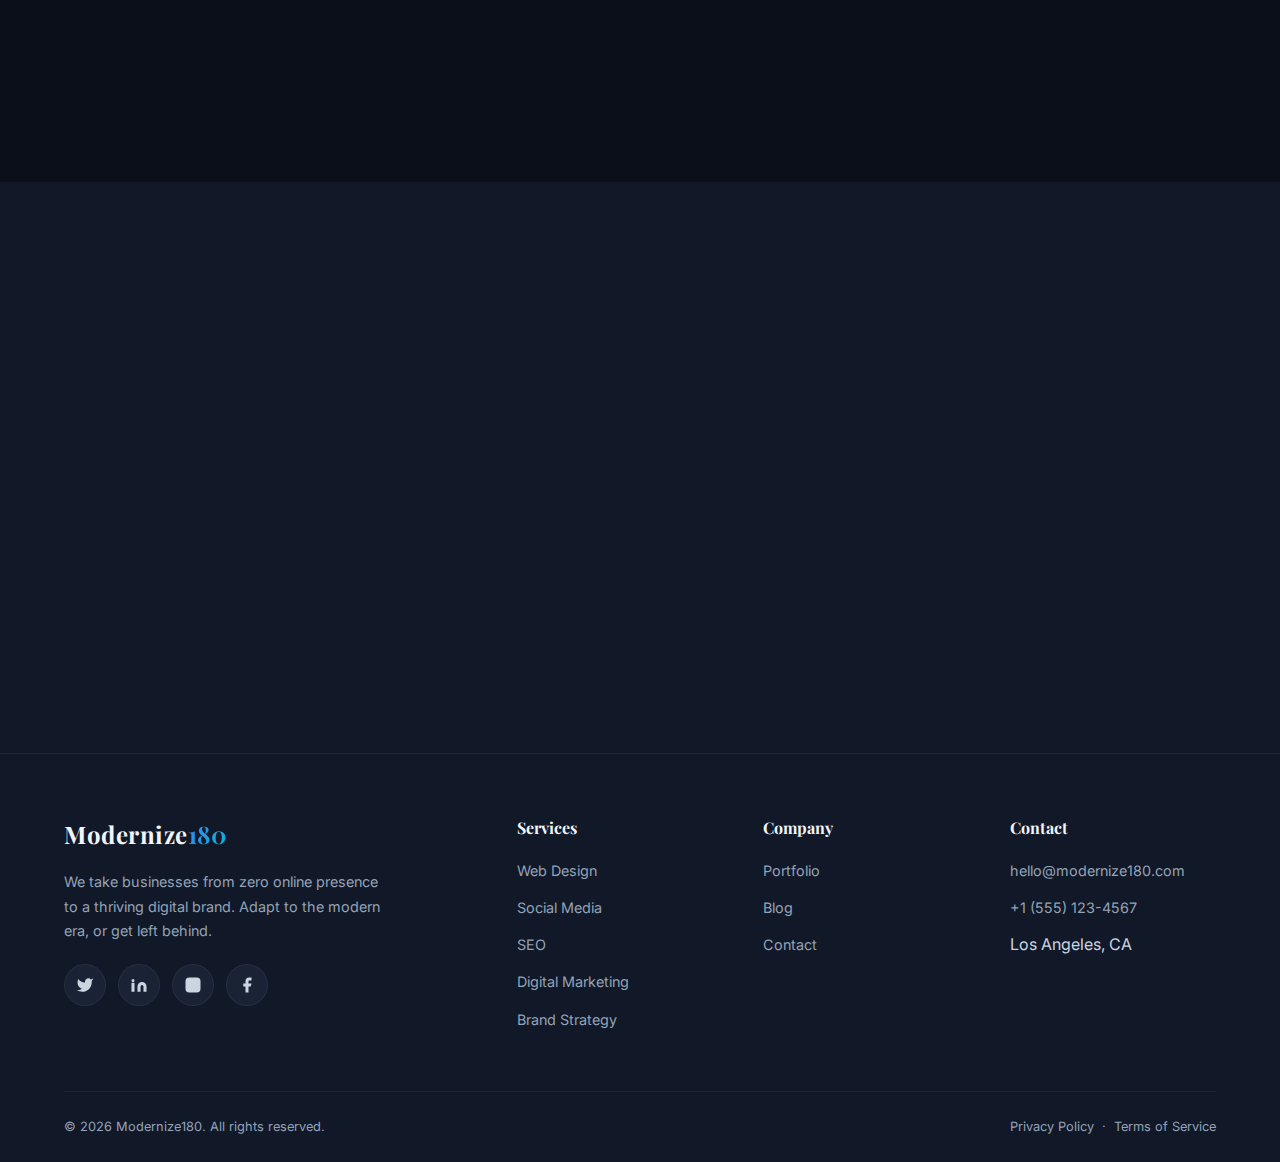
<file: blog.html>
<!DOCTYPE html>
<html lang="en">
<head>
  <meta charset="UTF-8">
  <meta name="viewport" content="width=device-width, initial-scale=1.0">
  <title>Blog | Modernize180</title>
  <meta name="description" content="Insights on why businesses must go digital to survive, how to make the transition, and case studies of companies that made the 180° transformation.">

  <!-- Fonts -->
  <link rel="preconnect" href="https://fonts.googleapis.com">
  <link rel="preconnect" href="https://fonts.gstatic.com" crossorigin>
  <link href="https://fonts.googleapis.com/css2?family=Inter:wght@300;400;500;600;700&family=Playfair+Display:wght@400;500;600;700&display=swap" rel="stylesheet">

  <!-- Styles -->
  <link rel="stylesheet" href="css/styles.css">
</head>
<body>

  <!-- ========== NAVBAR ========== -->
  <nav class="navbar">
    <div class="container">
      <a href="index.html" class="nav-logo">Modernize<span>180</span></a>
      <div class="nav-links">
        <a href="index.html">Home</a>
        <a href="services.html">Services</a>
        <a href="portfolio.html">Portfolio</a>
        <a href="blog.html">Blog</a>
        <a href="contact.html">Contact</a>
        <a href="contact.html" class="btn btn-primary btn-sm nav-cta">Get a Quote</a>
      </div>
      <div class="nav-toggle">
        <span></span><span></span><span></span>
      </div>
    </div>
  </nav>

  <!-- ========== PAGE HEADER ========== -->
  <section class="page-header">
    <div class="container">
      <p class="section-label">Our Blog</p>
      <h1>The Digital Shift Is Happening. Are You Keeping Up?</h1>
      <p>Insights, strategies, and real-world case studies on why businesses must go digital to survive, and how to make the transition.</p>
    </div>
  </section>

  <!-- ========== BLOG GRID ========== -->
  <section class="section">
    <div class="container">
      <div class="blog-grid">

        <!-- Post 1 -->
        <article class="blog-card reveal">
          <div class="thumb">
            <span class="placeholder-text">WAKE-UP CALL</span>
          </div>
          <div class="content">
            <span class="category">Digital Reality</span>
            <h3><a href="#">No Website in 2026? Here's Exactly What It's Costing You</a></h3>
            <p>We break down the real revenue businesses lose every month by having no online presence, and why the gap is growing wider every day.</p>
            <div class="meta">
              <span>Jan 15, 2026</span>
              <a href="#" class="read-more">
                Read More
                <svg width="14" height="14" viewBox="0 0 24 24" fill="none" stroke="currentColor" stroke-width="2.5"><path d="M5 12h14M12 5l7 7-7 7"/></svg>
              </a>
            </div>
          </div>
        </article>

        <!-- Post 2 -->
        <article class="blog-card reveal">
          <div class="thumb">
            <span class="placeholder-text">ADAPT OR LOSE</span>
          </div>
          <div class="content">
            <span class="category">Modernization</span>
            <h3><a href="#">The 5 Signs Your Business Is Being Left Behind in the Digital Era</a></h3>
            <p>Still relying on foot traffic and word of mouth? Here are the warning signs that your business is falling behind, and what to do about it.</p>
            <div class="meta">
              <span>Jan 8, 2026</span>
              <a href="#" class="read-more">
                Read More
                <svg width="14" height="14" viewBox="0 0 24 24" fill="none" stroke="currentColor" stroke-width="2.5"><path d="M5 12h14M12 5l7 7-7 7"/></svg>
              </a>
            </div>
          </div>
        </article>

        <!-- Post 3 -->
        <article class="blog-card reveal">
          <div class="thumb">
            <span class="placeholder-text">FROM ZERO</span>
          </div>
          <div class="content">
            <span class="category">Getting Started</span>
            <h3><a href="#">From Zero to Social: A Complete Guide to Launching Your Business Online</a></h3>
            <p>Never posted anything for your business? No problem. Here's our step-by-step guide for businesses going from zero social media to a real online presence.</p>
            <div class="meta">
              <span>Dec 28, 2025</span>
              <a href="#" class="read-more">
                Read More
                <svg width="14" height="14" viewBox="0 0 24 24" fill="none" stroke="currentColor" stroke-width="2.5"><path d="M5 12h14M12 5l7 7-7 7"/></svg>
              </a>
            </div>
          </div>
        </article>

        <!-- Post 4 -->
        <article class="blog-card reveal">
          <div class="thumb">
            <span class="placeholder-text">CASE STUDY</span>
          </div>
          <div class="content">
            <span class="category">Case Study</span>
            <h3><a href="#">Case Study: How TechFlow Went from No Online Presence to 340% Traffic Growth</a></h3>
            <p>TechFlow had no website and no digital strategy. See exactly how we built their entire online presence from scratch and transformed their business.</p>
            <div class="meta">
              <span>Dec 15, 2025</span>
              <a href="#" class="read-more">
                Read More
                <svg width="14" height="14" viewBox="0 0 24 24" fill="none" stroke="currentColor" stroke-width="2.5"><path d="M5 12h14M12 5l7 7-7 7"/></svg>
              </a>
            </div>
          </div>
        </article>

        <!-- Post 5 -->
        <article class="blog-card reveal">
          <div class="thumb">
            <span class="placeholder-text">THE SHIFT</span>
          </div>
          <div class="content">
            <span class="category">Industry Trends</span>
            <h3><a href="#">Why 2026 Is the Last Year You Can Afford to Not Be Online</a></h3>
            <p>AI, voice search, and digital-first consumers are reshaping every industry. Here's the data that proves businesses without an online presence won't survive the decade.</p>
            <div class="meta">
              <span>Dec 5, 2025</span>
              <a href="#" class="read-more">
                Read More
                <svg width="14" height="14" viewBox="0 0 24 24" fill="none" stroke="currentColor" stroke-width="2.5"><path d="M5 12h14M12 5l7 7-7 7"/></svg>
              </a>
            </div>
          </div>
        </article>

        <!-- Post 6 -->
        <article class="blog-card reveal">
          <div class="thumb">
            <span class="placeholder-text">TRANSFORM</span>
          </div>
          <div class="content">
            <span class="category">Transformation</span>
            <h3><a href="#">The Complete 180° Playbook: Taking Your Business From Offline to Online</a></h3>
            <p>A comprehensive guide covering everything from registering your domain to your first paying online customer. The roadmap for businesses starting from scratch.</p>
            <div class="meta">
              <span>Nov 22, 2025</span>
              <a href="#" class="read-more">
                Read More
                <svg width="14" height="14" viewBox="0 0 24 24" fill="none" stroke="currentColor" stroke-width="2.5"><path d="M5 12h14M12 5l7 7-7 7"/></svg>
              </a>
            </div>
          </div>
        </article>

      </div>
    </div>
  </section>

  <!-- ========== CTA BANNER ========== -->
  <section class="section" style="background:var(--clr-bg-alt)">
    <div class="container">
      <div class="cta-banner reveal">
        <h2>Done Reading? Let's Take Action.</h2>
        <p>Knowledge is only valuable when applied. If you're ready to stop falling behind and start building your online presence, we're ready to make it happen.</p>
        <a href="contact.html" class="btn btn-primary">
          Get in Touch
          <svg width="16" height="16" viewBox="0 0 24 24" fill="none" stroke="currentColor" stroke-width="2"><path d="M5 12h14M12 5l7 7-7 7"/></svg>
        </a>
      </div>
    </div>
  </section>

  <!-- ========== FOOTER ========== -->
  <footer class="footer">
    <div class="container">
      <div class="footer-grid">
        <div class="footer-brand">
          <a href="index.html" class="nav-logo">Modernize<span>180</span></a>
          <p>We take businesses from zero online presence to a thriving digital brand. Adapt to the modern era, or get left behind.</p>
          <div class="social-links">
            <a href="#" aria-label="Twitter"><svg viewBox="0 0 24 24"><path d="M23 3a10.9 10.9 0 01-3.14 1.53 4.48 4.48 0 00-7.86 3v1A10.66 10.66 0 013 4s-4 9 5 13a11.64 11.64 0 01-7 2c9 5 20 0 20-11.5a4.5 4.5 0 00-.08-.83A7.72 7.72 0 0023 3z"/></svg></a>
            <a href="#" aria-label="LinkedIn"><svg viewBox="0 0 24 24"><path d="M16 8a6 6 0 016 6v7h-4v-7a2 2 0 00-2-2 2 2 0 00-2 2v7h-4v-7a6 6 0 016-6zM2 9h4v12H2V9zm2-5a2 2 0 110 4 2 2 0 010-4z"/></svg></a>
            <a href="#" aria-label="Instagram"><svg viewBox="0 0 24 24"><rect x="2" y="2" width="20" height="20" rx="5" ry="5"/><path d="M16 11.37A4 4 0 1112.63 8 4 4 0 0116 11.37z"/><line x1="17.5" y1="6.5" x2="17.51" y2="6.5"/></svg></a>
            <a href="#" aria-label="Facebook"><svg viewBox="0 0 24 24"><path d="M18 2h-3a5 5 0 00-5 5v3H7v4h3v8h4v-8h3l1-4h-4V7a1 1 0 011-1h3V2z"/></svg></a>
          </div>
        </div>
        <div>
          <h4>Services</h4>
          <ul>
            <li><a href="services.html">Web Design</a></li>
            <li><a href="services.html">Social Media</a></li>
            <li><a href="services.html">SEO</a></li>
            <li><a href="services.html">Digital Marketing</a></li>
            <li><a href="services.html">Brand Strategy</a></li>
          </ul>
        </div>
        <div>
          <h4>Company</h4>
          <ul>
            <li><a href="portfolio.html">Portfolio</a></li>
            <li><a href="blog.html">Blog</a></li>
            <li><a href="contact.html">Contact</a></li>
          </ul>
        </div>
        <div>
          <h4>Contact</h4>
          <ul>
            <li><a href="mailto:hello@modernize180.com">hello@modernize180.com</a></li>
            <li><a href="tel:+15551234567">+1 (555) 123-4567</a></li>
            <li>Los Angeles, CA</li>
          </ul>
        </div>
      </div>
      <div class="footer-bottom">
        <p>&copy; 2026 Modernize180. All rights reserved.</p>
        <div>
          <a href="#">Privacy Policy</a> &nbsp;·&nbsp; <a href="#">Terms of Service</a>
        </div>
      </div>
    </div>
  </footer>

  <a href="#" class="back-to-top" aria-label="Back to top">
    <svg viewBox="0 0 24 24"><path d="M18 15l-6-6-6 6"/></svg>
  </a>

  <script src="js/main.js"></script>
</body>
</html>
</file>
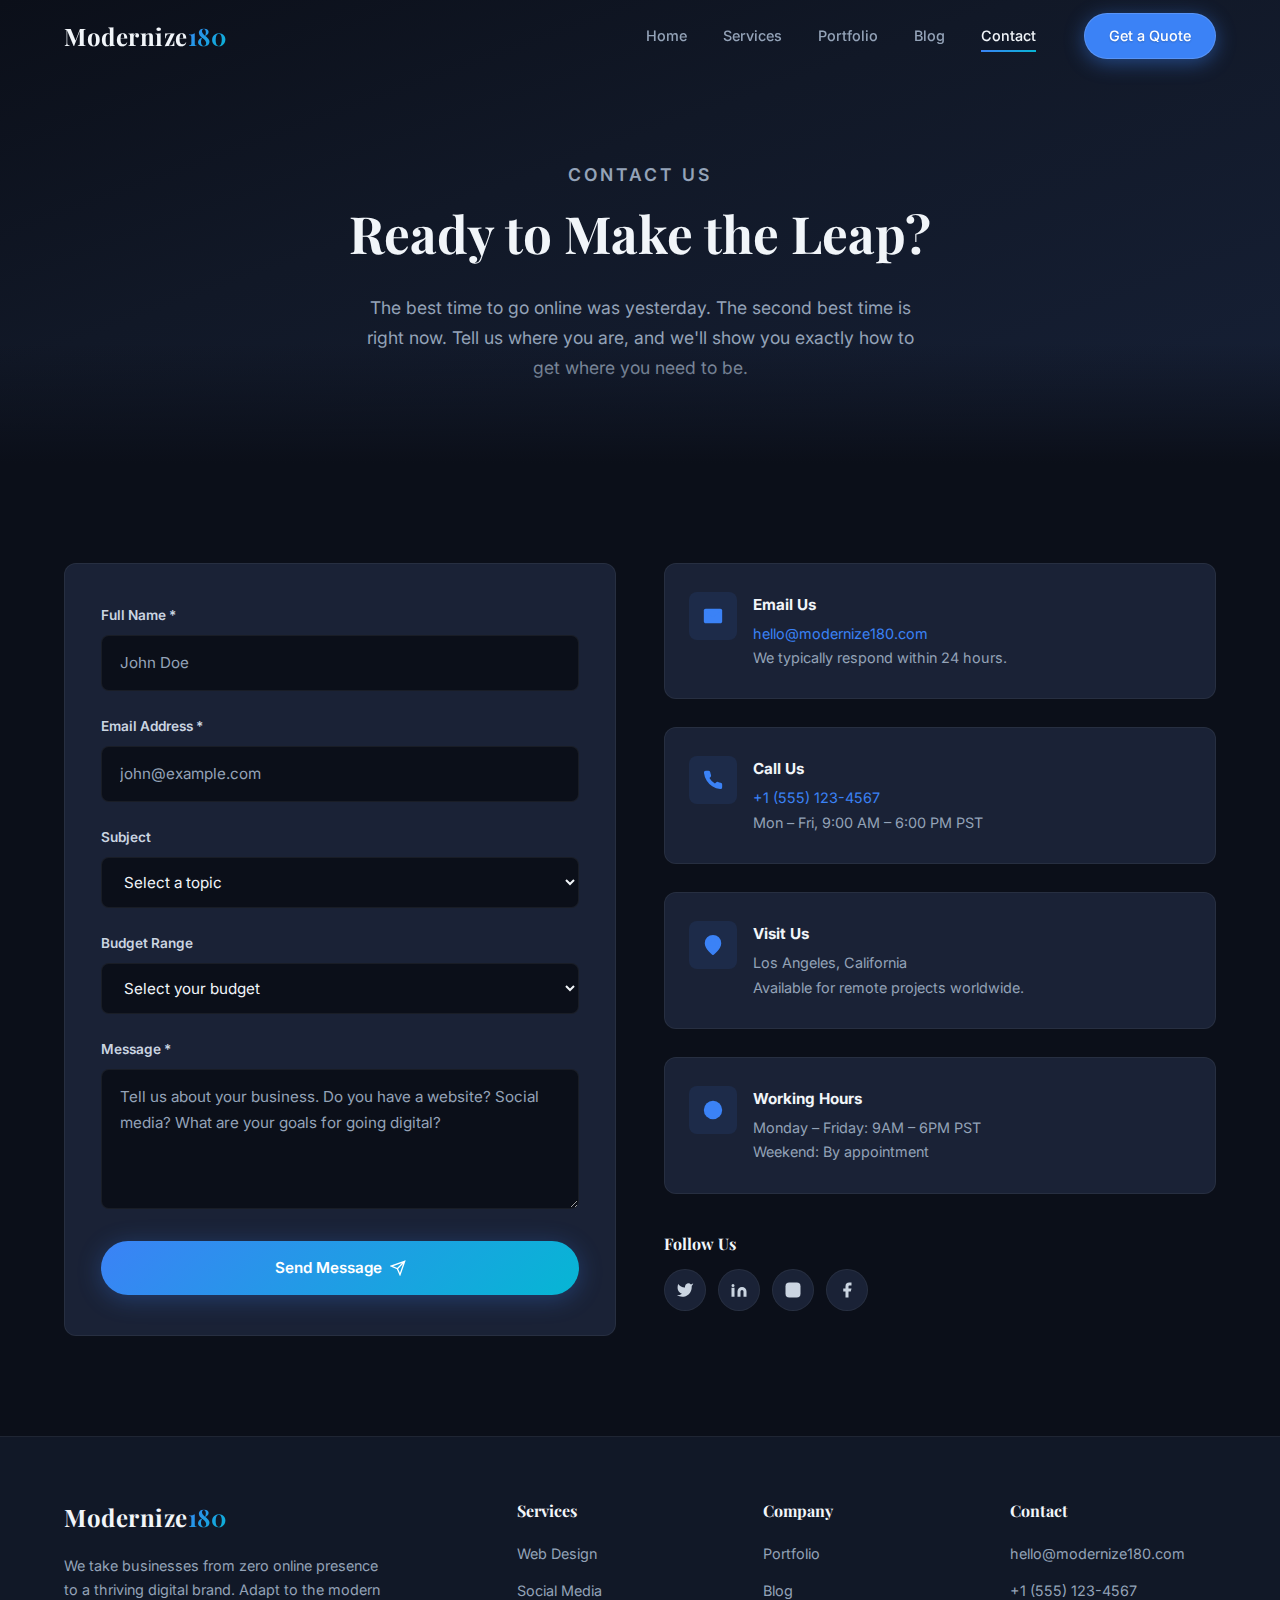
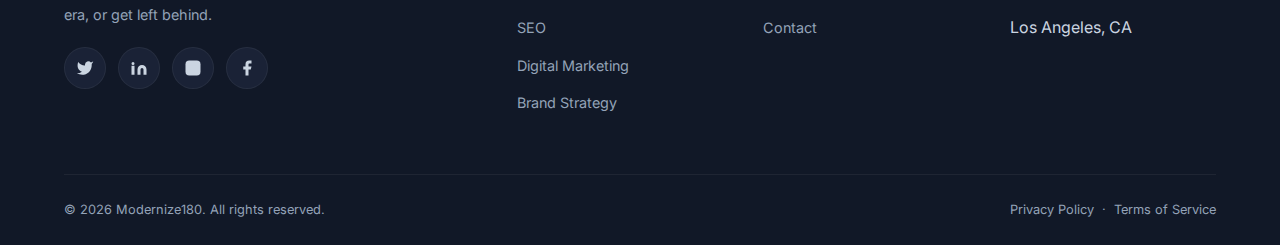
<file: contact.html>
<!DOCTYPE html>
<html lang="en">
<head>
  <meta charset="UTF-8">
  <meta name="viewport" content="width=device-width, initial-scale=1.0">
  <title>Contact | Modernize180</title>
  <meta name="description" content="Ready to take your business online? Contact Modernize180 for a free consultation. Don't let your competitors outpace you. Make the leap today.">

  <!-- Fonts -->
  <link rel="preconnect" href="https://fonts.googleapis.com">
  <link rel="preconnect" href="https://fonts.gstatic.com" crossorigin>
  <link href="https://fonts.googleapis.com/css2?family=Inter:wght@300;400;500;600;700&family=Playfair+Display:wght@400;500;600;700&display=swap" rel="stylesheet">

  <!-- Styles -->
  <link rel="stylesheet" href="css/styles.css">
</head>
<body>

  <!-- ========== NAVBAR ========== -->
  <nav class="navbar">
    <div class="container">
      <a href="index.html" class="nav-logo">Modernize<span>180</span></a>
      <div class="nav-links">
        <a href="index.html">Home</a>
        <a href="services.html">Services</a>
        <a href="portfolio.html">Portfolio</a>
        <a href="blog.html">Blog</a>
        <a href="contact.html">Contact</a>
        <a href="contact.html" class="btn btn-primary btn-sm nav-cta">Get a Quote</a>
      </div>
      <div class="nav-toggle">
        <span></span><span></span><span></span>
      </div>
    </div>
  </nav>

  <!-- ========== PAGE HEADER ========== -->
  <section class="page-header">
    <div class="container">
      <p class="section-label">Contact Us</p>
      <h1>Ready to Make the Leap?</h1>
      <p>The best time to go online was yesterday. The second best time is right now. Tell us where you are, and we'll show you exactly how to get where you need to be.</p>
    </div>
  </section>

  <!-- ========== CONTACT ========== -->
  <section class="section">
    <div class="container">
      <div class="contact-grid">

        <!-- Contact Form -->
        <div class="contact-form reveal">
          <form id="contactForm">
            <div class="form-group">
              <label for="name">Full Name *</label>
              <input type="text" id="name" name="name" placeholder="John Doe" required>
            </div>
            <div class="form-group">
              <label for="email">Email Address *</label>
              <input type="email" id="email" name="email" placeholder="john@example.com" required>
            </div>
            <div class="form-group">
              <label for="subject">Subject</label>
              <select id="subject" name="subject">
                <option value="" disabled selected>Select a topic</option>
                <option value="Web Design">Web Design & Development</option>
                <option value="Social Media">Social Media Management</option>
                <option value="SEO">Search Engine Optimization</option>
                <option value="Digital Marketing">Digital Marketing & PPC</option>
                <option value="Branding">Brand Strategy & Identity</option>
                <option value="Other">Other</option>
              </select>
            </div>
            <div class="form-group">
              <label for="budget">Budget Range</label>
              <select id="budget" name="budget">
                <option value="" disabled selected>Select your budget</option>
                <option value="Under $500">Under $500</option>
                <option value="$500 - $1,500">$500 – $1,500</option>
                <option value="$1,500 - $5,000">$1,500 – $5,000</option>
                <option value="$5,000 - $10,000">$5,000 – $10,000</option>
                <option value="$10,000+">$10,000+</option>
              </select>
            </div>
            <div class="form-group">
              <label for="message">Message *</label>
              <textarea id="message" name="message" placeholder="Tell us about your business. Do you have a website? Social media? What are your goals for going digital?" required></textarea>
            </div>
            <button type="submit" class="btn btn-primary" style="width:100%;justify-content:center">
              Send Message
              <svg width="16" height="16" viewBox="0 0 24 24" fill="none" stroke="currentColor" stroke-width="2"><path d="M22 2L11 13M22 2l-7 20-4-9-9-4 20-7z"/></svg>
            </button>
          </form>
        </div>

        <!-- Contact Info -->
        <div class="contact-info reveal">
          <div class="contact-info-card">
            <div class="icon">
              <svg viewBox="0 0 24 24"><path d="M4 4h16c1.1 0 2 .9 2 2v12c0 1.1-.9 2-2 2H4c-1.1 0-2-.9-2-2V6c0-1.1.9-2 2-2z"/><polyline points="22,6 12,13 2,6"/></svg>
            </div>
            <div>
              <h4>Email Us</h4>
              <p><a href="mailto:hello@modernize180.com">hello@modernize180.com</a></p>
              <p>We typically respond within 24 hours.</p>
            </div>
          </div>

          <div class="contact-info-card">
            <div class="icon">
              <svg viewBox="0 0 24 24"><path d="M22 16.92v3a2 2 0 01-2.18 2 19.79 19.79 0 01-8.63-3.07 19.5 19.5 0 01-6-6 19.79 19.79 0 01-3.07-8.67A2 2 0 014.11 2h3a2 2 0 012 1.72 12.84 12.84 0 00.7 2.81 2 2 0 01-.45 2.11L8.09 9.91a16 16 0 006 6l1.27-1.27a2 2 0 012.11-.45 12.84 12.84 0 002.81.7A2 2 0 0122 16.92z"/></svg>
            </div>
            <div>
              <h4>Call Us</h4>
              <p><a href="tel:+15551234567">+1 (555) 123-4567</a></p>
              <p>Mon – Fri, 9:00 AM – 6:00 PM PST</p>
            </div>
          </div>

          <div class="contact-info-card">
            <div class="icon">
              <svg viewBox="0 0 24 24"><path d="M21 10c0 7-9 13-9 13s-9-6-9-13a9 9 0 0118 0z"/><circle cx="12" cy="10" r="3"/></svg>
            </div>
            <div>
              <h4>Visit Us</h4>
              <p>Los Angeles, California</p>
              <p>Available for remote projects worldwide.</p>
            </div>
          </div>

          <div class="contact-info-card">
            <div class="icon">
              <svg viewBox="0 0 24 24"><circle cx="12" cy="12" r="10"/><polyline points="12 6 12 12 16 14"/></svg>
            </div>
            <div>
              <h4>Working Hours</h4>
              <p>Monday – Friday: 9AM – 6PM PST</p>
              <p>Weekend: By appointment</p>
            </div>
          </div>

          <!-- Social Links -->
          <div style="padding-top:8px">
            <h4 style="font-family:var(--ff-heading);font-size:1rem;color:var(--clr-white);margin-bottom:12px">Follow Us</h4>
            <div class="social-links">
              <a href="#" aria-label="Twitter"><svg viewBox="0 0 24 24"><path d="M23 3a10.9 10.9 0 01-3.14 1.53 4.48 4.48 0 00-7.86 3v1A10.66 10.66 0 013 4s-4 9 5 13a11.64 11.64 0 01-7 2c9 5 20 0 20-11.5a4.5 4.5 0 00-.08-.83A7.72 7.72 0 0023 3z"/></svg></a>
              <a href="#" aria-label="LinkedIn"><svg viewBox="0 0 24 24"><path d="M16 8a6 6 0 016 6v7h-4v-7a2 2 0 00-2-2 2 2 0 00-2 2v7h-4v-7a6 6 0 016-6zM2 9h4v12H2V9zm2-5a2 2 0 110 4 2 2 0 010-4z"/></svg></a>
              <a href="#" aria-label="Instagram"><svg viewBox="0 0 24 24"><rect x="2" y="2" width="20" height="20" rx="5" ry="5"/><path d="M16 11.37A4 4 0 1112.63 8 4 4 0 0116 11.37z"/><line x1="17.5" y1="6.5" x2="17.51" y2="6.5"/></svg></a>
              <a href="#" aria-label="Facebook"><svg viewBox="0 0 24 24"><path d="M18 2h-3a5 5 0 00-5 5v3H7v4h3v8h4v-8h3l1-4h-4V7a1 1 0 011-1h3V2z"/></svg></a>
            </div>
          </div>
        </div>

      </div>
    </div>
  </section>

  <!-- ========== FOOTER ========== -->
  <footer class="footer">
    <div class="container">
      <div class="footer-grid">
        <div class="footer-brand">
          <a href="index.html" class="nav-logo">Modernize<span>180</span></a>
          <p>We take businesses from zero online presence to a thriving digital brand. Adapt to the modern era, or get left behind.</p>
          <div class="social-links">
            <a href="#" aria-label="Twitter"><svg viewBox="0 0 24 24"><path d="M23 3a10.9 10.9 0 01-3.14 1.53 4.48 4.48 0 00-7.86 3v1A10.66 10.66 0 013 4s-4 9 5 13a11.64 11.64 0 01-7 2c9 5 20 0 20-11.5a4.5 4.5 0 00-.08-.83A7.72 7.72 0 0023 3z"/></svg></a>
            <a href="#" aria-label="LinkedIn"><svg viewBox="0 0 24 24"><path d="M16 8a6 6 0 016 6v7h-4v-7a2 2 0 00-2-2 2 2 0 00-2 2v7h-4v-7a6 6 0 016-6zM2 9h4v12H2V9zm2-5a2 2 0 110 4 2 2 0 010-4z"/></svg></a>
            <a href="#" aria-label="Instagram"><svg viewBox="0 0 24 24"><rect x="2" y="2" width="20" height="20" rx="5" ry="5"/><path d="M16 11.37A4 4 0 1112.63 8 4 4 0 0116 11.37z"/><line x1="17.5" y1="6.5" x2="17.51" y2="6.5"/></svg></a>
            <a href="#" aria-label="Facebook"><svg viewBox="0 0 24 24"><path d="M18 2h-3a5 5 0 00-5 5v3H7v4h3v8h4v-8h3l1-4h-4V7a1 1 0 011-1h3V2z"/></svg></a>
          </div>
        </div>
        <div>
          <h4>Services</h4>
          <ul>
            <li><a href="services.html">Web Design</a></li>
            <li><a href="services.html">Social Media</a></li>
            <li><a href="services.html">SEO</a></li>
            <li><a href="services.html">Digital Marketing</a></li>
            <li><a href="services.html">Brand Strategy</a></li>
          </ul>
        </div>
        <div>
          <h4>Company</h4>
          <ul>
            <li><a href="portfolio.html">Portfolio</a></li>
            <li><a href="blog.html">Blog</a></li>
            <li><a href="contact.html">Contact</a></li>
          </ul>
        </div>
        <div>
          <h4>Contact</h4>
          <ul>
            <li><a href="mailto:hello@modernize180.com">hello@modernize180.com</a></li>
            <li><a href="tel:+15551234567">+1 (555) 123-4567</a></li>
            <li>Los Angeles, CA</li>
          </ul>
        </div>
      </div>
      <div class="footer-bottom">
        <p>&copy; 2026 Modernize180. All rights reserved.</p>
        <div>
          <a href="#">Privacy Policy</a> &nbsp;·&nbsp; <a href="#">Terms of Service</a>
        </div>
      </div>
    </div>
  </footer>

  <a href="#" class="back-to-top" aria-label="Back to top">
    <svg viewBox="0 0 24 24"><path d="M18 15l-6-6-6 6"/></svg>
  </a>

  <script src="js/main.js"></script>
</body>
</html>
</file>
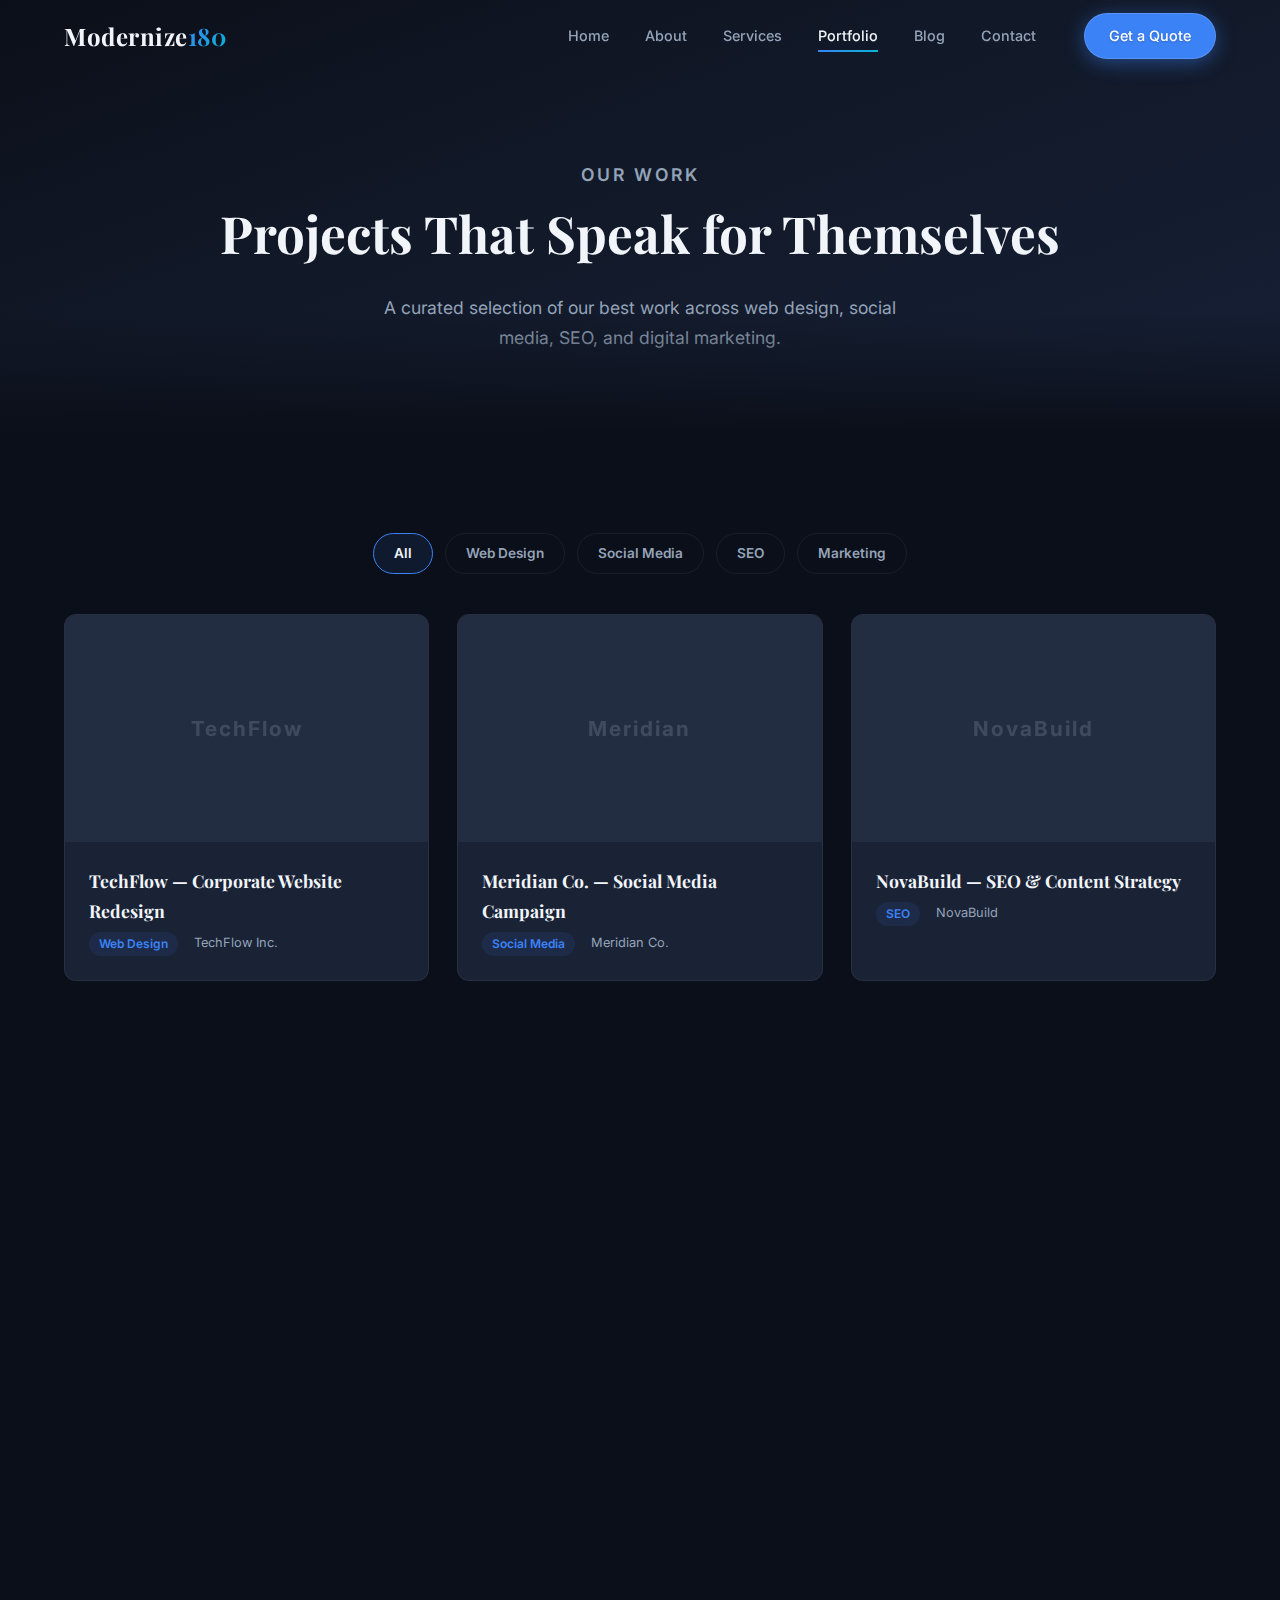
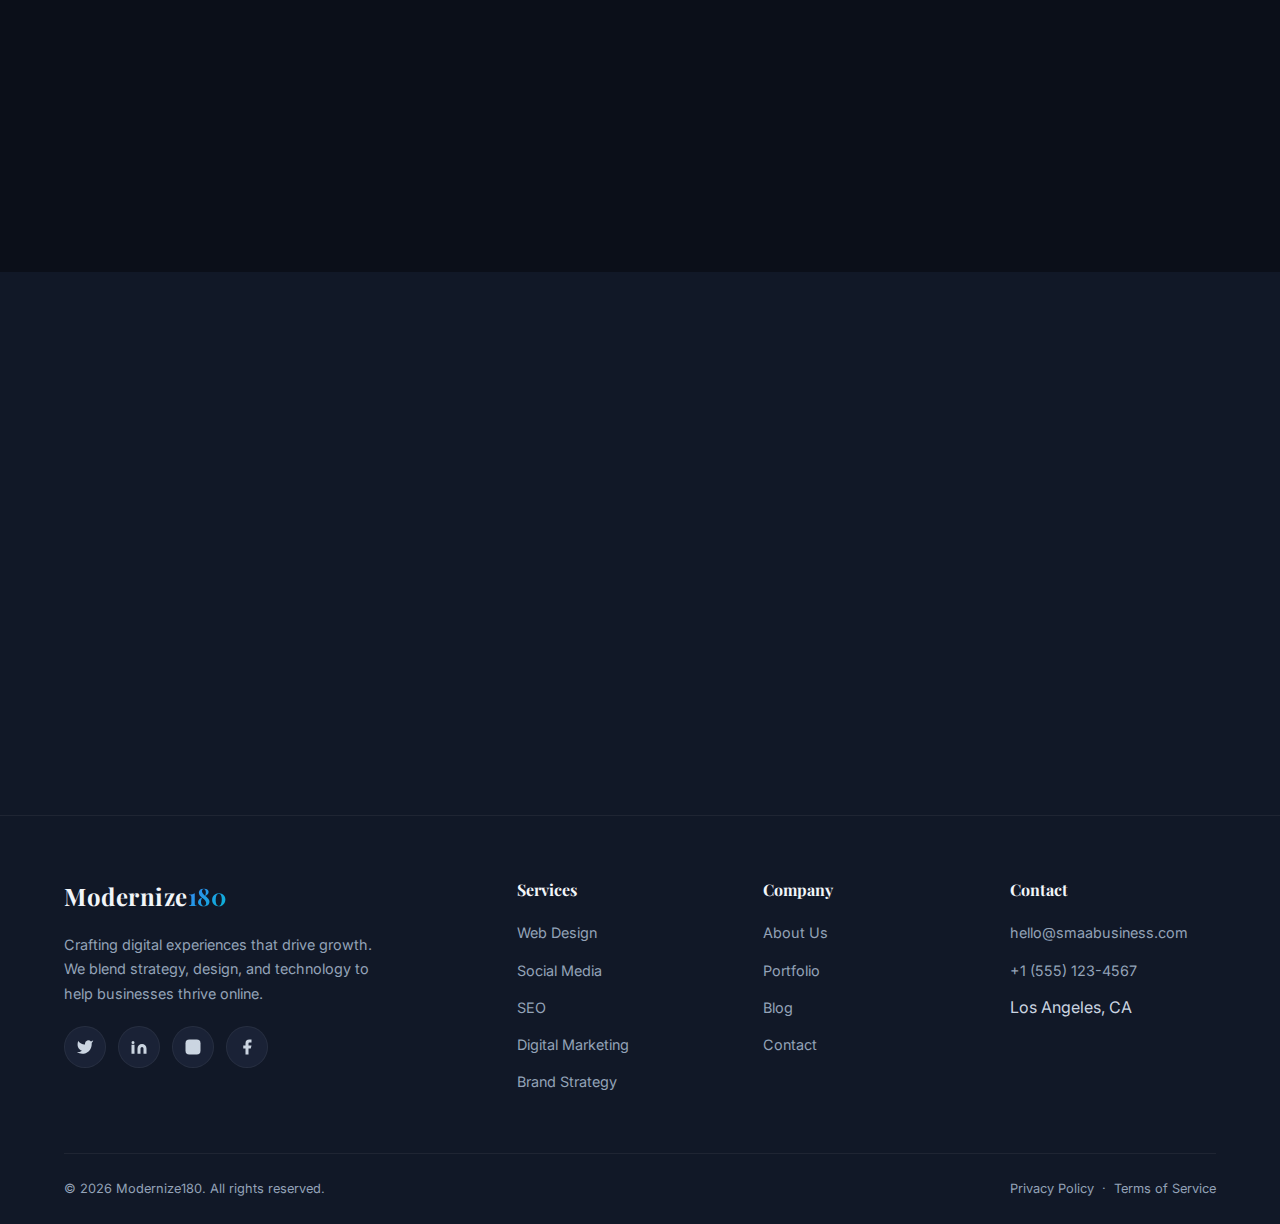
<file: portfolio.html>
<!DOCTYPE html>
<html lang="en">
<head>
  <meta charset="UTF-8">
  <meta name="viewport" content="width=device-width, initial-scale=1.0">
  <title>Portfolio — Modernize180</title>
  <meta name="description" content="Browse our portfolio of web design, social media, SEO, and digital marketing projects. See the results we deliver.">

  <!-- Fonts -->
  <link rel="preconnect" href="https://fonts.googleapis.com">
  <link rel="preconnect" href="https://fonts.gstatic.com" crossorigin>
  <link href="https://fonts.googleapis.com/css2?family=Inter:wght@300;400;500;600;700&family=Playfair+Display:wght@400;500;600;700&display=swap" rel="stylesheet">

  <!-- Styles -->
  <link rel="stylesheet" href="css/styles.css">
</head>
<body>

  <!-- ========== NAVBAR ========== -->
  <nav class="navbar">
    <div class="container">
      <a href="index.html" class="nav-logo">Modernize<span>180</span></a>
      <div class="nav-links">
        <a href="index.html">Home</a>
        <a href="about.html">About</a>
        <a href="services.html">Services</a>
        <a href="portfolio.html">Portfolio</a>
        <a href="blog.html">Blog</a>
        <a href="contact.html">Contact</a>
        <a href="contact.html" class="btn btn-primary btn-sm nav-cta">Get a Quote</a>
      </div>
      <div class="nav-toggle">
        <span></span><span></span><span></span>
      </div>
    </div>
  </nav>

  <!-- ========== PAGE HEADER ========== -->
  <section class="page-header">
    <div class="container">
      <p class="section-label">Our Work</p>
      <h1>Projects That Speak for Themselves</h1>
      <p>A curated selection of our best work across web design, social media, SEO, and digital marketing.</p>
    </div>
  </section>

  <!-- ========== PORTFOLIO ========== -->
  <section class="section">
    <div class="container">
      <!-- Filters -->
      <div class="portfolio-filters reveal">
        <button class="filter-btn active" data-filter="all">All</button>
        <button class="filter-btn" data-filter="web">Web Design</button>
        <button class="filter-btn" data-filter="social">Social Media</button>
        <button class="filter-btn" data-filter="seo">SEO</button>
        <button class="filter-btn" data-filter="marketing">Marketing</button>
      </div>

      <!-- Grid -->
      <div class="portfolio-grid">

        <!-- Project 1 -->
        <div class="portfolio-item reveal" data-category="web" style="transition:opacity .35s ease, transform .35s ease">
          <div class="portfolio-thumb">
            <span class="placeholder-text">TechFlow</span>
            <div class="overlay">
              <a href="#" class="btn btn-primary btn-sm">View Project</a>
            </div>
          </div>
          <div class="portfolio-info">
            <h3>TechFlow — Corporate Website Redesign</h3>
            <div class="meta">
              <span class="tag">Web Design</span>
              <span>TechFlow Inc.</span>
            </div>
          </div>
        </div>

        <!-- Project 2 -->
        <div class="portfolio-item reveal" data-category="social" style="transition:opacity .35s ease, transform .35s ease">
          <div class="portfolio-thumb">
            <span class="placeholder-text">Meridian</span>
            <div class="overlay">
              <a href="#" class="btn btn-primary btn-sm">View Project</a>
            </div>
          </div>
          <div class="portfolio-info">
            <h3>Meridian Co. — Social Media Campaign</h3>
            <div class="meta">
              <span class="tag">Social Media</span>
              <span>Meridian Co.</span>
            </div>
          </div>
        </div>

        <!-- Project 3 -->
        <div class="portfolio-item reveal" data-category="seo" style="transition:opacity .35s ease, transform .35s ease">
          <div class="portfolio-thumb">
            <span class="placeholder-text">NovaBuild</span>
            <div class="overlay">
              <a href="#" class="btn btn-primary btn-sm">View Project</a>
            </div>
          </div>
          <div class="portfolio-info">
            <h3>NovaBuild — SEO & Content Strategy</h3>
            <div class="meta">
              <span class="tag">SEO</span>
              <span>NovaBuild</span>
            </div>
          </div>
        </div>

        <!-- Project 4 -->
        <div class="portfolio-item reveal" data-category="web" style="transition:opacity .35s ease, transform .35s ease">
          <div class="portfolio-thumb">
            <span class="placeholder-text">Apex Studio</span>
            <div class="overlay">
              <a href="#" class="btn btn-primary btn-sm">View Project</a>
            </div>
          </div>
          <div class="portfolio-info">
            <h3>Apex Studio — E-Commerce Platform</h3>
            <div class="meta">
              <span class="tag">Web Design</span>
              <span>Apex Studio</span>
            </div>
          </div>
        </div>

        <!-- Project 5 -->
        <div class="portfolio-item reveal" data-category="marketing" style="transition:opacity .35s ease, transform .35s ease">
          <div class="portfolio-thumb">
            <span class="placeholder-text">Prism</span>
            <div class="overlay">
              <a href="#" class="btn btn-primary btn-sm">View Project</a>
            </div>
          </div>
          <div class="portfolio-info">
            <h3>Prism Digital — PPC Campaign</h3>
            <div class="meta">
              <span class="tag">Marketing</span>
              <span>Prism Digital</span>
            </div>
          </div>
        </div>

        <!-- Project 6 -->
        <div class="portfolio-item reveal" data-category="social" style="transition:opacity .35s ease, transform .35s ease">
          <div class="portfolio-thumb">
            <span class="placeholder-text">Bloom</span>
            <div class="overlay">
              <a href="#" class="btn btn-primary btn-sm">View Project</a>
            </div>
          </div>
          <div class="portfolio-info">
            <h3>Bloom Wellness — Instagram Growth Strategy</h3>
            <div class="meta">
              <span class="tag">Social Media</span>
              <span>Bloom Wellness</span>
            </div>
          </div>
        </div>

        <!-- Project 7 -->
        <div class="portfolio-item reveal" data-category="web" style="transition:opacity .35s ease, transform .35s ease">
          <div class="portfolio-thumb">
            <span class="placeholder-text">Horizon</span>
            <div class="overlay">
              <a href="#" class="btn btn-primary btn-sm">View Project</a>
            </div>
          </div>
          <div class="portfolio-info">
            <h3>Horizon Finance — Landing Page Design</h3>
            <div class="meta">
              <span class="tag">Web Design</span>
              <span>Horizon Finance</span>
            </div>
          </div>
        </div>

        <!-- Project 8 -->
        <div class="portfolio-item reveal" data-category="seo" style="transition:opacity .35s ease, transform .35s ease">
          <div class="portfolio-thumb">
            <span class="placeholder-text">Craft&Co</span>
            <div class="overlay">
              <a href="#" class="btn btn-primary btn-sm">View Project</a>
            </div>
          </div>
          <div class="portfolio-info">
            <h3>Craft&Co — Local SEO Optimization</h3>
            <div class="meta">
              <span class="tag">SEO</span>
              <span>Craft&Co</span>
            </div>
          </div>
        </div>

        <!-- Project 9 -->
        <div class="portfolio-item reveal" data-category="marketing" style="transition:opacity .35s ease, transform .35s ease">
          <div class="portfolio-thumb">
            <span class="placeholder-text">Elevate</span>
            <div class="overlay">
              <a href="#" class="btn btn-primary btn-sm">View Project</a>
            </div>
          </div>
          <div class="portfolio-info">
            <h3>Elevate Fitness — Full Digital Strategy</h3>
            <div class="meta">
              <span class="tag">Marketing</span>
              <span>Elevate Fitness</span>
            </div>
          </div>
        </div>

      </div>
    </div>
  </section>

  <!-- ========== CTA BANNER ========== -->
  <section class="section" style="background:var(--clr-bg-alt)">
    <div class="container">
      <div class="cta-banner reveal">
        <h2>Want to See Your Project Here?</h2>
        <p>Let's create something remarkable together. Reach out and let's discuss your vision.</p>
        <a href="contact.html" class="btn btn-primary">
          Start a Project
          <svg width="16" height="16" viewBox="0 0 24 24" fill="none" stroke="currentColor" stroke-width="2"><path d="M5 12h14M12 5l7 7-7 7"/></svg>
        </a>
      </div>
    </div>
  </section>

  <!-- ========== FOOTER ========== -->
  <footer class="footer">
    <div class="container">
      <div class="footer-grid">
        <div class="footer-brand">
          <a href="index.html" class="nav-logo">Modernize<span>180</span></a>
          <p>Crafting digital experiences that drive growth. We blend strategy, design, and technology to help businesses thrive online.</p>
          <div class="social-links">
            <a href="#" aria-label="Twitter"><svg viewBox="0 0 24 24"><path d="M23 3a10.9 10.9 0 01-3.14 1.53 4.48 4.48 0 00-7.86 3v1A10.66 10.66 0 013 4s-4 9 5 13a11.64 11.64 0 01-7 2c9 5 20 0 20-11.5a4.5 4.5 0 00-.08-.83A7.72 7.72 0 0023 3z"/></svg></a>
            <a href="#" aria-label="LinkedIn"><svg viewBox="0 0 24 24"><path d="M16 8a6 6 0 016 6v7h-4v-7a2 2 0 00-2-2 2 2 0 00-2 2v7h-4v-7a6 6 0 016-6zM2 9h4v12H2V9zm2-5a2 2 0 110 4 2 2 0 010-4z"/></svg></a>
            <a href="#" aria-label="Instagram"><svg viewBox="0 0 24 24"><rect x="2" y="2" width="20" height="20" rx="5" ry="5"/><path d="M16 11.37A4 4 0 1112.63 8 4 4 0 0116 11.37z"/><line x1="17.5" y1="6.5" x2="17.51" y2="6.5"/></svg></a>
            <a href="#" aria-label="Facebook"><svg viewBox="0 0 24 24"><path d="M18 2h-3a5 5 0 00-5 5v3H7v4h3v8h4v-8h3l1-4h-4V7a1 1 0 011-1h3V2z"/></svg></a>
          </div>
        </div>
        <div>
          <h4>Services</h4>
          <ul>
            <li><a href="services.html">Web Design</a></li>
            <li><a href="services.html">Social Media</a></li>
            <li><a href="services.html">SEO</a></li>
            <li><a href="services.html">Digital Marketing</a></li>
            <li><a href="services.html">Brand Strategy</a></li>
          </ul>
        </div>
        <div>
          <h4>Company</h4>
          <ul>
            <li><a href="about.html">About Us</a></li>
            <li><a href="portfolio.html">Portfolio</a></li>
            <li><a href="blog.html">Blog</a></li>
            <li><a href="contact.html">Contact</a></li>
          </ul>
        </div>
        <div>
          <h4>Contact</h4>
          <ul>
            <li><a href="mailto:hello@smaabusiness.com">hello@smaabusiness.com</a></li>
            <li><a href="tel:+15551234567">+1 (555) 123-4567</a></li>
            <li>Los Angeles, CA</li>
          </ul>
        </div>
      </div>
      <div class="footer-bottom">
        <p>&copy; 2026 Modernize180. All rights reserved.</p>
        <div>
          <a href="#">Privacy Policy</a> &nbsp;·&nbsp; <a href="#">Terms of Service</a>
        </div>
      </div>
    </div>
  </footer>

  <a href="#" class="back-to-top" aria-label="Back to top">
    <svg viewBox="0 0 24 24"><path d="M18 15l-6-6-6 6"/></svg>
  </a>

  <script src="js/main.js"></script>
</body>
</html>
</file>
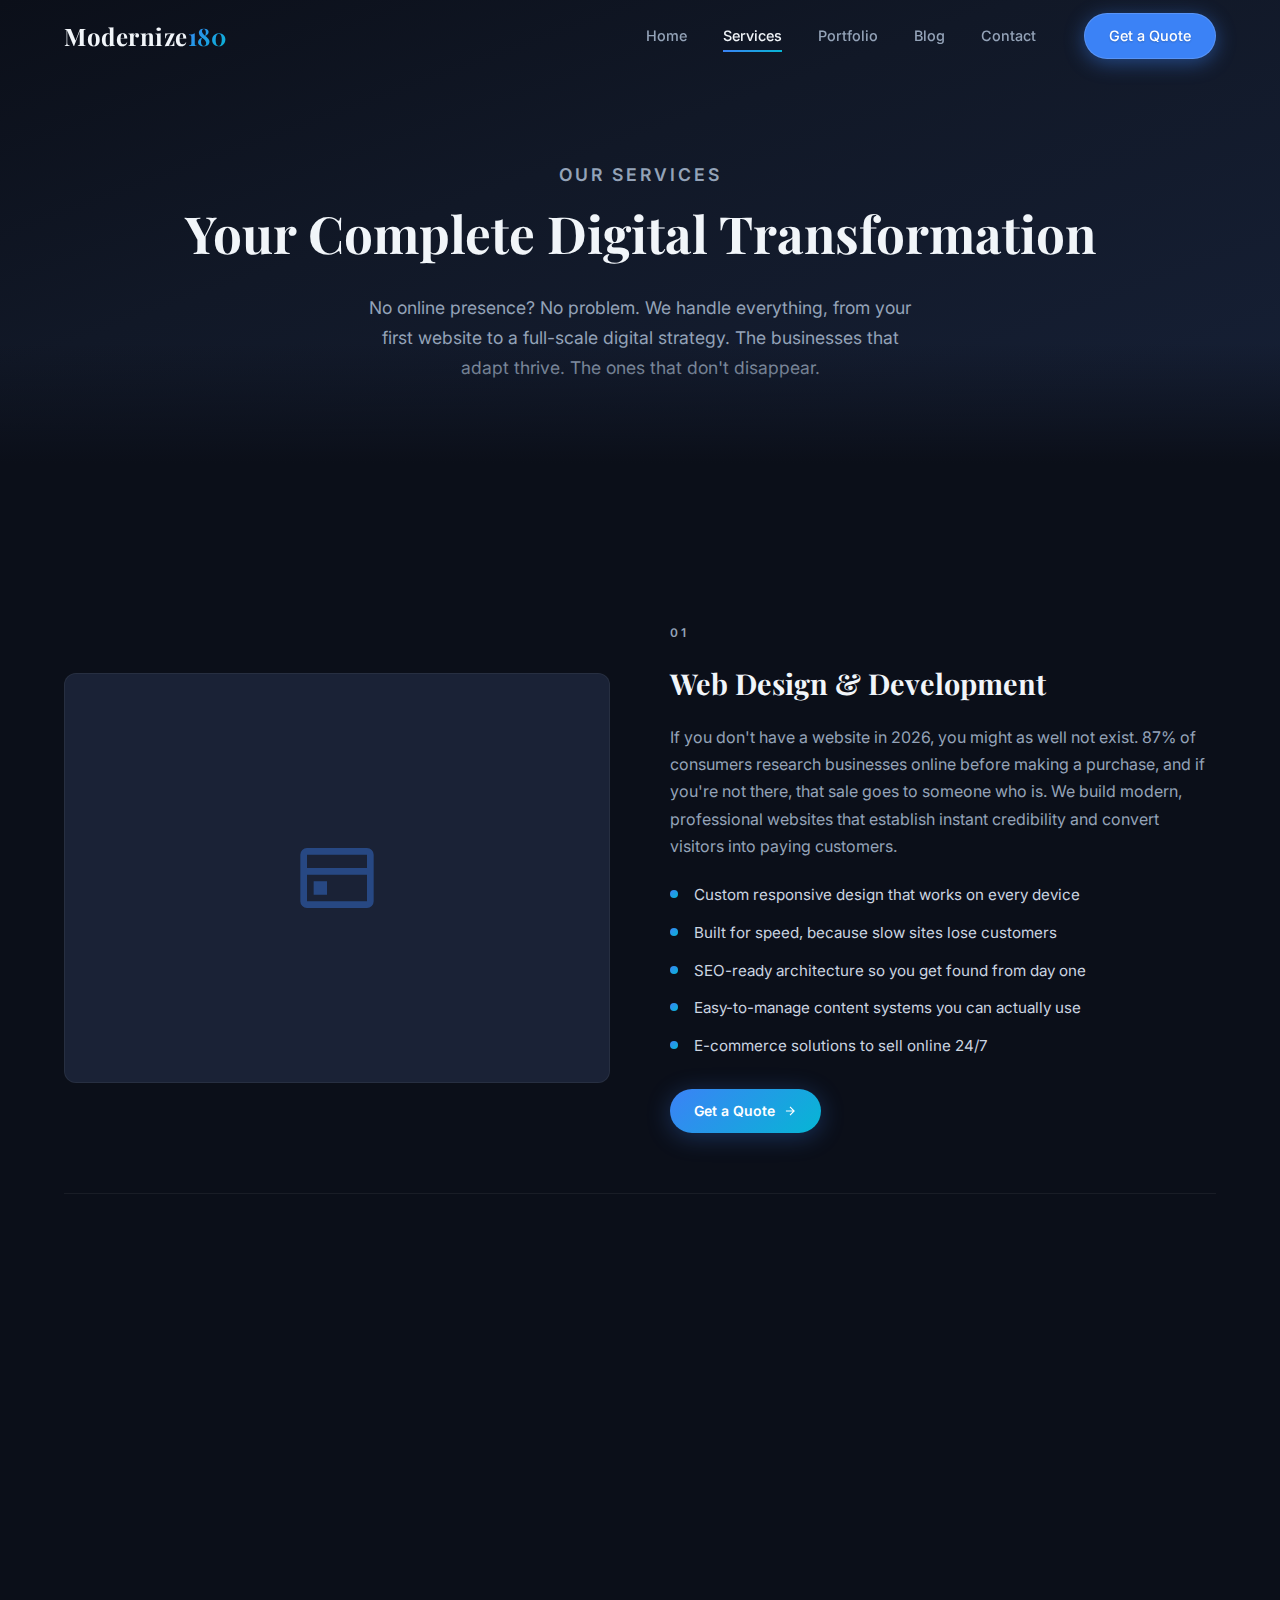
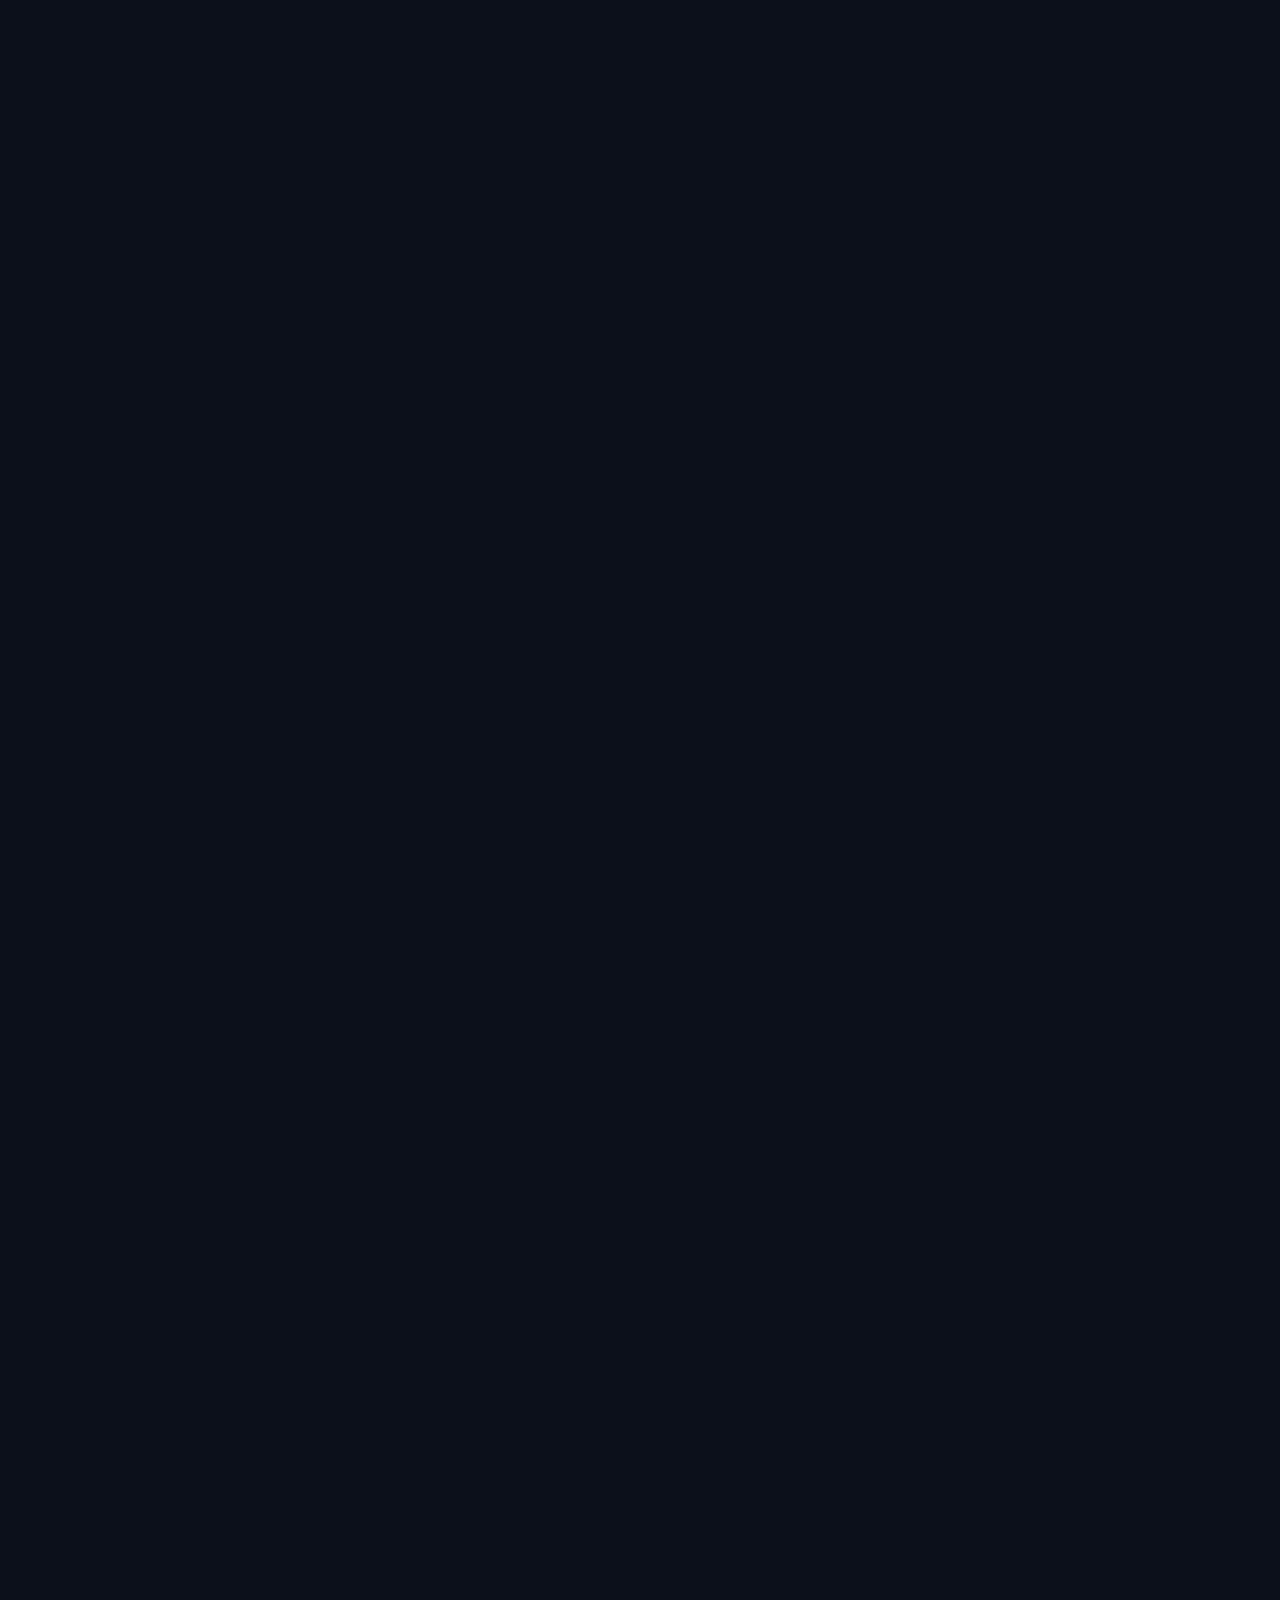
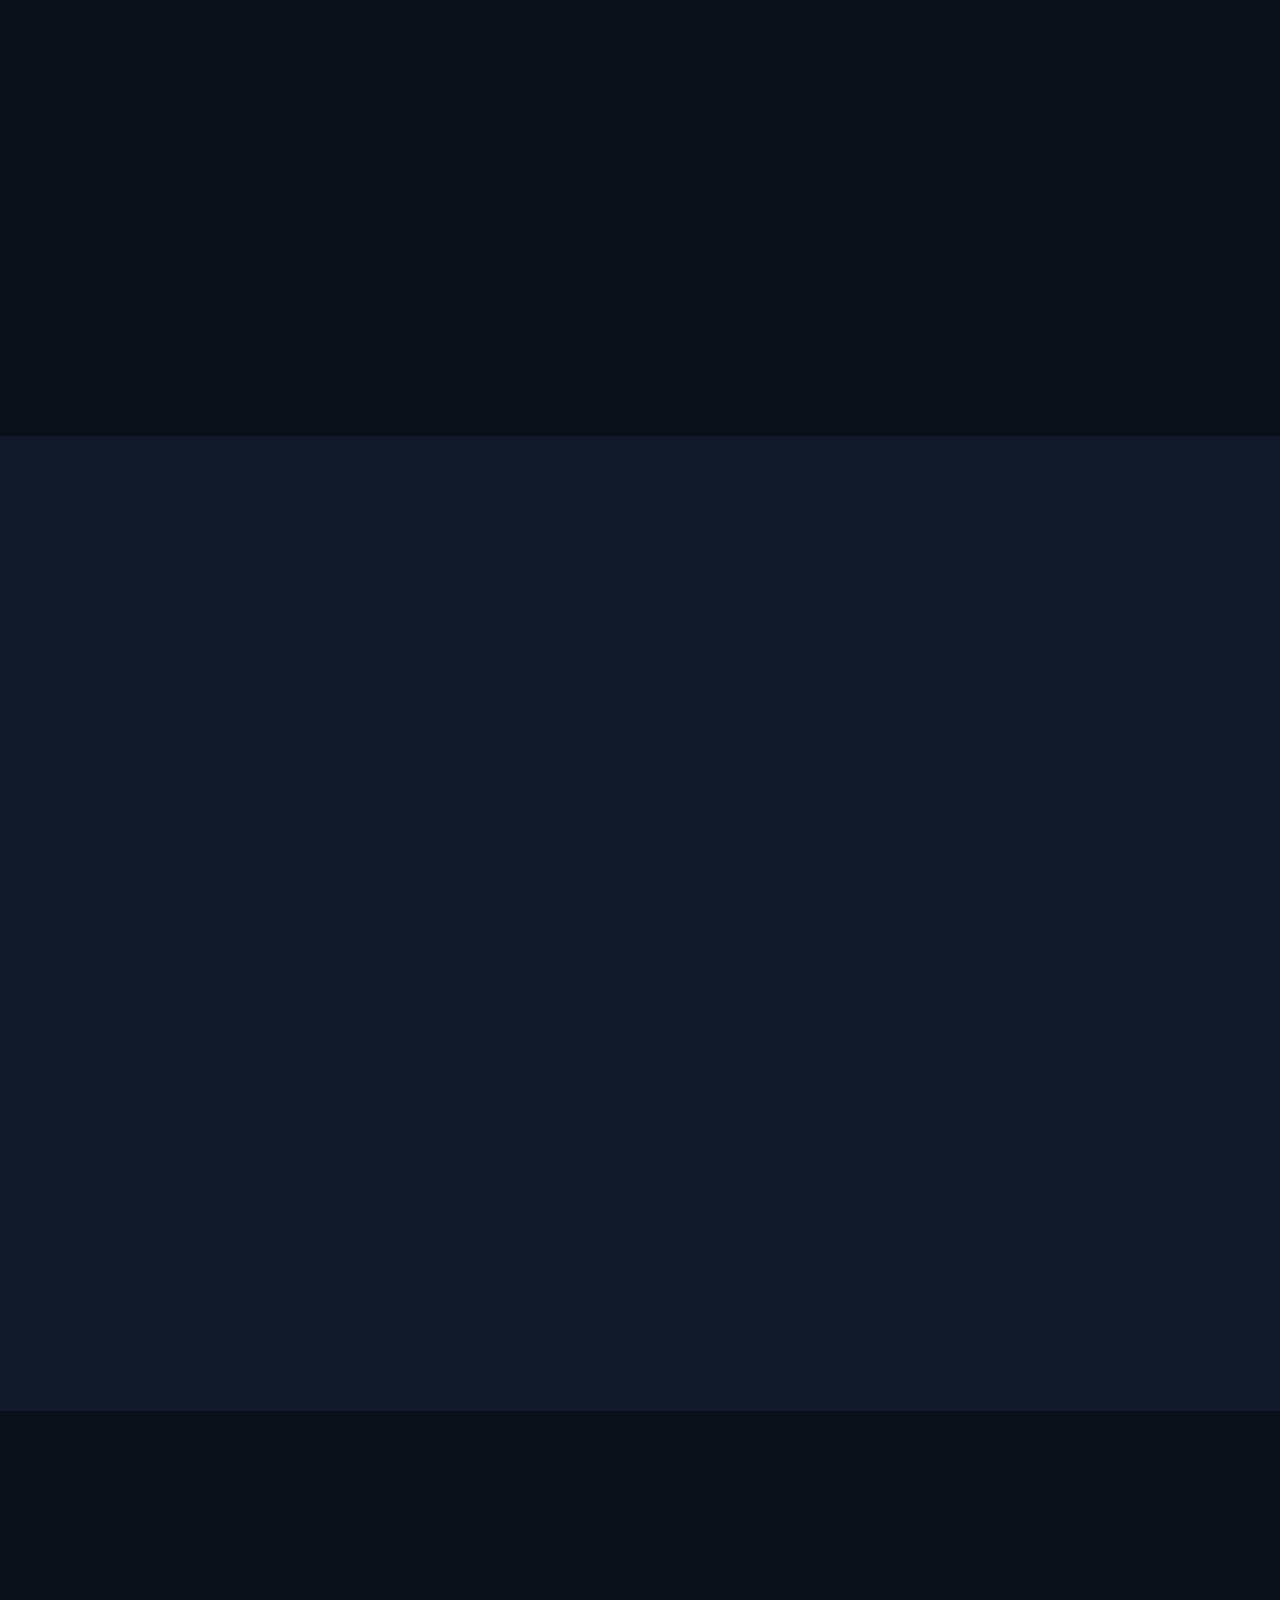
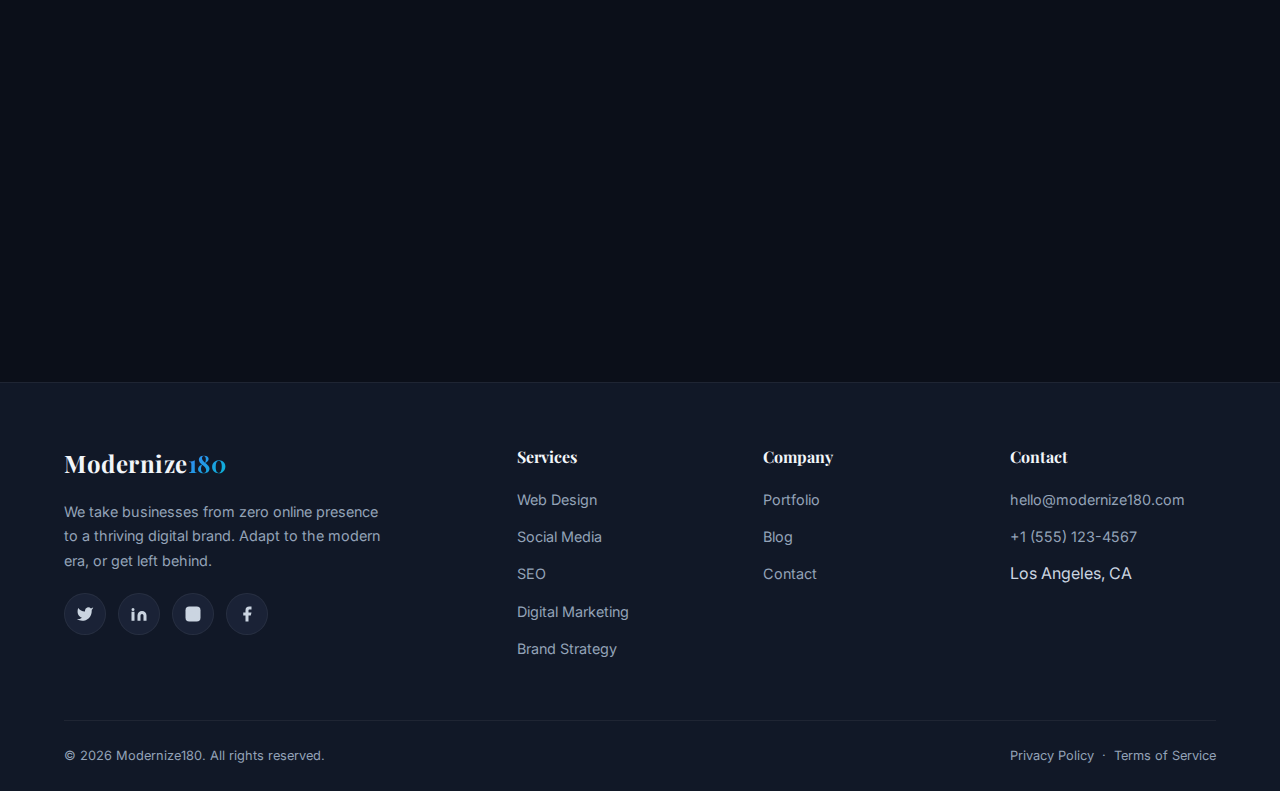
<file: services.html>
<!DOCTYPE html>
<html lang="en">
<head>
  <meta charset="UTF-8">
  <meta name="viewport" content="width=device-width, initial-scale=1.0">
  <title>Services | Modernize180</title>
  <meta name="description" content="From no website to a complete digital presence. Modernize180 offers web design, social media, SEO, and digital marketing to bring your business into the modern era.">

  <!-- Fonts -->
  <link rel="preconnect" href="https://fonts.googleapis.com">
  <link rel="preconnect" href="https://fonts.gstatic.com" crossorigin>
  <link href="https://fonts.googleapis.com/css2?family=Inter:wght@300;400;500;600;700&family=Playfair+Display:wght@400;500;600;700&display=swap" rel="stylesheet">

  <!-- Styles -->
  <link rel="stylesheet" href="css/styles.css">
</head>
<body>

  <!-- ========== NAVBAR ========== -->
  <nav class="navbar">
    <div class="container">
      <a href="index.html" class="nav-logo">Modernize<span>180</span></a>
      <div class="nav-links">
        <a href="index.html">Home</a>
        <a href="services.html">Services</a>
        <a href="portfolio.html">Portfolio</a>
        <a href="blog.html">Blog</a>
        <a href="contact.html">Contact</a>
        <a href="contact.html" class="btn btn-primary btn-sm nav-cta">Get a Quote</a>
      </div>
      <div class="nav-toggle">
        <span></span><span></span><span></span>
      </div>
    </div>
  </nav>

  <!-- ========== PAGE HEADER ========== -->
  <section class="page-header">
    <div class="container">
      <p class="section-label">Our Services</p>
      <h1>Your Complete Digital Transformation</h1>
      <p>No online presence? No problem. We handle everything, from your first website to a full-scale digital strategy. The businesses that adapt thrive. The ones that don't disappear.</p>
    </div>
  </section>

  <!-- ========== SERVICE DETAILS ========== -->
  <section class="section">
    <div class="container">

      <!-- Web Design & Development -->
      <div class="service-detail reveal">
        <div class="service-detail-visual">
          <svg class="icon-large" viewBox="0 0 24 24"><path d="M3 3h18a2 2 0 012 2v14a2 2 0 01-2 2H3a2 2 0 01-2-2V5a2 2 0 012-2zm0 2v4h18V5H3zm0 6v8h18v-8H3zm2 2h4v4H5v-4z"/></svg>
        </div>
        <div class="service-detail-content">
          <p class="section-label">01</p>
          <h3>Web Design & Development</h3>
          <p>If you don't have a website in 2026, you might as well not exist. 87% of consumers research businesses online before making a purchase, and if you're not there, that sale goes to someone who is. We build modern, professional websites that establish instant credibility and convert visitors into paying customers.</p>
          <ul>
            <li>Custom responsive design that works on every device</li>
            <li>Built for speed, because slow sites lose customers</li>
            <li>SEO-ready architecture so you get found from day one</li>
            <li>Easy-to-manage content systems you can actually use</li>
            <li>E-commerce solutions to sell online 24/7</li>
          </ul>
          <a href="contact.html" class="btn btn-primary btn-sm">
            Get a Quote
            <svg width="14" height="14" viewBox="0 0 24 24" fill="none" stroke="currentColor" stroke-width="2"><path d="M5 12h14M12 5l7 7-7 7"/></svg>
          </a>
        </div>
      </div>

      <!-- Social Media Management -->
      <div class="service-detail reverse reveal">
        <div class="service-detail-content">
          <p class="section-label">02</p>
          <h3>Social Media Management</h3>
          <p>Over 4.9 billion people use social media daily. If your business has no social presence, you're leaving an enormous audience on the table and handing it to your competitors. We build your social media from scratch: strategy, content, posting, and community engagement, all done for you.</p>
          <ul>
            <li>Complete social media setup and brand presence</li>
            <li>Daily community management and engagement</li>
            <li>Monthly analytics reports showing real growth</li>
          </ul>
          <a href="contact.html" class="btn btn-primary btn-sm">
            Get a Quote
            <svg width="14" height="14" viewBox="0 0 24 24" fill="none" stroke="currentColor" stroke-width="2"><path d="M5 12h14M12 5l7 7-7 7"/></svg>
          </a>
        </div>
        <div class="service-detail-visual">
          <svg class="icon-large" viewBox="0 0 24 24"><path d="M18 2h-3a5 5 0 00-5 5v3H7v4h3v8h4v-8h3l1-4h-4V7a1 1 0 011-1h3V2z"/></svg>
        </div>
      </div>

      <!-- SEO -->
      <div class="service-detail reveal">
        <div class="service-detail-visual">
          <svg class="icon-large" viewBox="0 0 24 24"><path d="M11 4a7 7 0 107 7 7 7 0 00-7-7zm0 12a5 5 0 110-10 5 5 0 010 10zm8.71-.29l-3-3a1 1 0 00-1.42 1.42l3 3a1 1 0 001.42-1.42z"/></svg>
        </div>
        <div class="service-detail-content">
          <p class="section-label">03</p>
          <h3>Search Engine Optimization</h3>
          <p>Having a website is step one. Being found on Google is the game-changer. 75% of users never scroll past the first page of search results. If your business isn't ranking, you're invisible to the people actively looking for your services. We change that with proven, data-driven SEO strategies.</p>
          <ul>
            <li>Comprehensive SEO audits and keyword research</li>
            <li>On-page optimization to climb the rankings</li>
            <li>Technical SEO (site speed, mobile, schema markup)</li>
            <li>Authority building through quality backlinks</li>
            <li>Local SEO so nearby customers find you first</li>
          </ul>
          <a href="contact.html" class="btn btn-primary btn-sm">
            Get a Quote
            <svg width="14" height="14" viewBox="0 0 24 24" fill="none" stroke="currentColor" stroke-width="2"><path d="M5 12h14M12 5l7 7-7 7"/></svg>
          </a>
        </div>
      </div>

      <!-- Digital Marketing -->
      <div class="service-detail reverse reveal">
        <div class="service-detail-content">
          <p class="section-label">04</p>
          <h3>Digital Marketing & PPC</h3>
          <p>Newspaper ads, flyers, and Yellow Pages are relics. Today's customers are found through targeted digital campaigns that reach the right people at the exact moment they're looking to buy. We launch and manage campaigns that get your business in front of buyers, fast.</p>
          <ul>
            <li>Google Ads to capture high-intent searchers</li>
            <li>Social media advertising (Meta, LinkedIn, TikTok)</li>
            <li>Retargeting to convert visitors who didn't buy yet</li>
            <li>Email marketing automation that nurtures leads</li>
            <li>Real-time analytics so you see every dollar working</li>
          </ul>
          <a href="contact.html" class="btn btn-primary btn-sm">
            Get a Quote
            <svg width="14" height="14" viewBox="0 0 24 24" fill="none" stroke="currentColor" stroke-width="2"><path d="M5 12h14M12 5l7 7-7 7"/></svg>
          </a>
        </div>
        <div class="service-detail-visual">
          <svg class="icon-large" viewBox="0 0 24 24"><path d="M3 3v18h18M9 17V9m4 8v-5m4 5V6"/></svg>
        </div>
      </div>

      <!-- Brand Strategy -->
      <div class="service-detail reveal">
        <div class="service-detail-visual">
          <svg class="icon-large" viewBox="0 0 24 24"><path d="M12 2L2 7l10 5 10-5-10-5zM2 17l10 5 10-5M2 12l10 5 10-5"/></svg>
        </div>
        <div class="service-detail-content">
          <p class="section-label">05</p>
          <h3>Brand Strategy & Identity</h3>
          <p>Going online without a clear brand is like opening a store with no sign. We help you define who you are, what you stand for, and how you show up online, so when customers find you, they remember you and trust you.</p>
          <ul>
            <li>Brand positioning that sets you apart online</li>
            <li>Logo design and visual identity systems</li>
            <li>Brand guidelines for consistent online presence</li>
            <li>Competitive analysis to find your digital edge</li>
            <li>Brand voice and messaging that connects</li>
          </ul>
          <a href="contact.html" class="btn btn-primary btn-sm">
            Get a Quote
            <svg width="14" height="14" viewBox="0 0 24 24" fill="none" stroke="currentColor" stroke-width="2"><path d="M5 12h14M12 5l7 7-7 7"/></svg>
          </a>
        </div>
      </div>

    </div>
  </section>

  <!-- ========== PRICING ========== -->
  <section class="section" style="background:var(--clr-bg-alt)">
    <div class="container">
      <div class="text-center reveal">
        <p class="section-label">Pricing</p>
        <h2 class="section-title">Invest in Your Digital Future</h2>
        <p class="section-subtitle mx-auto">The cost of going online is a fraction of the cost of staying invisible. Choose the transformation level that fits your business.</p>
      </div>
      <div class="pricing-grid">
        <div class="pricing-card reveal">
          <h3>Launch</h3>
          <div class="price">$499 <span>/ project</span></div>
          <ul>
            <li>Single-page responsive website</li>
            <li>Basic SEO setup</li>
            <li>Mobile-optimized design</li>
            <li>Contact form integration</li>
            <li>1 round of revisions</li>
          </ul>
          <a href="contact.html" class="btn btn-outline btn-sm" style="width:100%;justify-content:center">Get Started</a>
        </div>
        <div class="pricing-card featured reveal">
          <h3>Transform</h3>
          <div class="price">$1,499 <span>/ project</span></div>
          <ul>
            <li>Multi-page responsive website</li>
            <li>Advanced SEO optimization</li>
            <li>Social media setup & strategy</li>
            <li>Content management system</li>
            <li>Analytics dashboard setup</li>
            <li>3 rounds of revisions</li>
          </ul>
          <a href="contact.html" class="btn btn-primary btn-sm" style="width:100%;justify-content:center">Get Started</a>
        </div>
        <div class="pricing-card reveal">
          <h3>Dominate</h3>
          <div class="price">Custom</div>
          <ul>
            <li>Full digital marketing strategy</li>
            <li>Custom web application</li>
            <li>Ongoing SEO & content marketing</li>
            <li>Social media management</li>
            <li>PPC campaign management</li>
            <li>Dedicated account manager</li>
          </ul>
          <a href="contact.html" class="btn btn-outline btn-sm" style="width:100%;justify-content:center">Contact Us</a>
        </div>
      </div>
    </div>
  </section>

  <!-- ========== CTA BANNER ========== -->
  <section class="section">
    <div class="container">
      <div class="cta-banner reveal">
        <h2>Not Sure Where to Start? That's Exactly Why We Exist.</h2>
        <p>Most of our clients came to us with zero digital experience. We'll assess where you are, where you need to be, and build the roadmap to get you there.</p>
        <a href="contact.html" class="btn btn-primary">
          Schedule a Free Consultation
          <svg width="16" height="16" viewBox="0 0 24 24" fill="none" stroke="currentColor" stroke-width="2"><path d="M5 12h14M12 5l7 7-7 7"/></svg>
        </a>
      </div>
    </div>
  </section>

  <!-- ========== FOOTER ========== -->
  <footer class="footer">
    <div class="container">
      <div class="footer-grid">
        <div class="footer-brand">
          <a href="index.html" class="nav-logo">Modernize<span>180</span></a>
          <p>We take businesses from zero online presence to a thriving digital brand. Adapt to the modern era, or get left behind.</p>
          <div class="social-links">
            <a href="#" aria-label="Twitter"><svg viewBox="0 0 24 24"><path d="M23 3a10.9 10.9 0 01-3.14 1.53 4.48 4.48 0 00-7.86 3v1A10.66 10.66 0 013 4s-4 9 5 13a11.64 11.64 0 01-7 2c9 5 20 0 20-11.5a4.5 4.5 0 00-.08-.83A7.72 7.72 0 0023 3z"/></svg></a>
            <a href="#" aria-label="LinkedIn"><svg viewBox="0 0 24 24"><path d="M16 8a6 6 0 016 6v7h-4v-7a2 2 0 00-2-2 2 2 0 00-2 2v7h-4v-7a6 6 0 016-6zM2 9h4v12H2V9zm2-5a2 2 0 110 4 2 2 0 010-4z"/></svg></a>
            <a href="#" aria-label="Instagram"><svg viewBox="0 0 24 24"><rect x="2" y="2" width="20" height="20" rx="5" ry="5"/><path d="M16 11.37A4 4 0 1112.63 8 4 4 0 0116 11.37z"/><line x1="17.5" y1="6.5" x2="17.51" y2="6.5"/></svg></a>
            <a href="#" aria-label="Facebook"><svg viewBox="0 0 24 24"><path d="M18 2h-3a5 5 0 00-5 5v3H7v4h3v8h4v-8h3l1-4h-4V7a1 1 0 011-1h3V2z"/></svg></a>
          </div>
        </div>
        <div>
          <h4>Services</h4>
          <ul>
            <li><a href="services.html">Web Design</a></li>
            <li><a href="services.html">Social Media</a></li>
            <li><a href="services.html">SEO</a></li>
            <li><a href="services.html">Digital Marketing</a></li>
            <li><a href="services.html">Brand Strategy</a></li>
          </ul>
        </div>
        <div>
          <h4>Company</h4>
          <ul>
            <li><a href="portfolio.html">Portfolio</a></li>
            <li><a href="blog.html">Blog</a></li>
            <li><a href="contact.html">Contact</a></li>
          </ul>
        </div>
        <div>
          <h4>Contact</h4>
          <ul>
            <li><a href="mailto:hello@modernize180.com">hello@modernize180.com</a></li>
            <li><a href="tel:+15551234567">+1 (555) 123-4567</a></li>
            <li>Los Angeles, CA</li>
          </ul>
        </div>
      </div>
      <div class="footer-bottom">
        <p>&copy; 2026 Modernize180. All rights reserved.</p>
        <div>
          <a href="#">Privacy Policy</a> &nbsp;·&nbsp; <a href="#">Terms of Service</a>
        </div>
      </div>
    </div>
  </footer>

  <a href="#" class="back-to-top" aria-label="Back to top">
    <svg viewBox="0 0 24 24"><path d="M18 15l-6-6-6 6"/></svg>
  </a>

  <script src="js/main.js"></script>
</body>
</html>
</file>
<file: css/styles.css>
/* ============================================
   Modernize180 — Global Stylesheet
   Modern · Techy · Elegant
   ============================================ */

/* ---------- CSS Custom Properties ---------- */
:root {
  /* Palette */
  --clr-bg:        #0b0f19;
  --clr-bg-alt:    #111827;
  --clr-surface:   #1a2236;
  --clr-surface-2: #232d42;
  --clr-accent:    #3b82f6;
  --clr-accent-2:  #06b6d4;
  --clr-white:     #f1f5f9;
  --clr-gray:      #94a3b8;
  --clr-gray-light:#cbd5e1;
  --clr-border:    rgba(255,255,255,.06);

  /* Gradients */
  --grad-accent: linear-gradient(135deg, var(--clr-accent), var(--clr-accent-2));
  --grad-hero:   linear-gradient(160deg, #0b0f19 0%, #111827 40%, #162036 100%);

  /* Typography */
  --ff-heading: 'Playfair Display', Georgia, serif;
  --ff-body:    'Inter', system-ui, -apple-system, sans-serif;

  /* Sizing */
  --max-w: 1200px;
  --nav-h: 72px;

  /* Transitions */
  --ease: cubic-bezier(.4,0,.2,1);

  /* Radius */
  --radius: 12px;
  --radius-sm: 8px;
}

/* ---------- Reset / Base ---------- */
*,*::before,*::after{box-sizing:border-box;margin:0;padding:0}
html{scroll-behavior:smooth;font-size:16px;-webkit-text-size-adjust:100%}
body{
  font-family:var(--ff-body);
  background:var(--clr-bg);
  color:var(--clr-gray-light);
  line-height:1.7;
  overflow-x:hidden;
  -webkit-font-smoothing:antialiased;
}
img{max-width:100%;display:block}
a{color:inherit;text-decoration:none}
ul,ol{list-style:none}
button,input,textarea,select{font:inherit;color:inherit;border:none;outline:none;background:none}
button{cursor:pointer}

/* ---------- Utility ---------- */
.container{width:90%;max-width:var(--max-w);margin:0 auto}
.section{padding:100px 0}
.section-label{
  font-family:var(--ff-body);
  font-size:.75rem;
  font-weight:600;
  text-transform:uppercase;
  letter-spacing:3px;
  color:var(--clr-accent);
  margin-bottom:12px;
}
.section-title{
  font-family:var(--ff-heading);
  font-size:clamp(2rem,4vw,3rem);
  color:var(--clr-white);
  line-height:1.2;
  margin-bottom:20px;
}
.section-subtitle{
  max-width:600px;
  color:var(--clr-gray);
  font-size:1.05rem;
  margin-bottom:48px;
}
.text-center{text-align:center}
.mx-auto{margin-left:auto;margin-right:auto}

/* Reveal animation */
.reveal{
  opacity:0;
  transform:translateY(32px);
  transition:opacity .7s var(--ease), transform .7s var(--ease);
}
.reveal.visible{opacity:1;transform:translateY(0)}

/* ---------- Buttons ---------- */
.btn{
  display:inline-flex;align-items:center;gap:8px;
  padding:14px 32px;
  border-radius:50px;
  font-weight:600;font-size:.95rem;
  transition:all .3s var(--ease);
  position:relative;
  overflow:hidden;
}
.btn-primary{
  background:var(--grad-accent);
  color:#fff;
  box-shadow:0 4px 24px rgba(59,130,246,.3);
}
.btn-primary:hover{
  transform:translateY(-2px);
  box-shadow:0 8px 32px rgba(59,130,246,.45);
}
.btn-outline{
  border:1.5px solid rgba(255,255,255,.15);
  color:var(--clr-white);
  background:transparent;
}
.btn-outline:hover{
  border-color:var(--clr-accent);
  color:var(--clr-accent);
  background:rgba(59,130,246,.06);
}
.btn-sm{padding:10px 24px;font-size:.875rem}

/* ---------- Navigation ---------- */
.navbar{
  position:fixed;top:0;left:0;width:100%;
  height:var(--nav-h);
  z-index:1000;
  transition:background .35s var(--ease), box-shadow .35s var(--ease);
}
.navbar.scrolled{
  background:rgba(11,15,25,.92);
  backdrop-filter:blur(16px);
  -webkit-backdrop-filter:blur(16px);
  box-shadow:0 1px 0 var(--clr-border);
}
.navbar .container{
  display:flex;align-items:center;justify-content:space-between;
  height:100%;
}
.nav-logo{
  font-family:var(--ff-heading);
  font-size:1.5rem;
  color:var(--clr-white);
  font-weight:700;
  letter-spacing:.5px;
}
.nav-logo span{
  background:var(--grad-accent);
  -webkit-background-clip:text;
  -webkit-text-fill-color:transparent;
  background-clip:text;
}
.nav-links{display:flex;align-items:center;gap:36px}
.nav-links a{
  font-size:.9rem;font-weight:500;
  color:var(--clr-gray);
  transition:color .3s var(--ease);
  position:relative;
}
.nav-links a::after{
  content:'';position:absolute;bottom:-4px;left:0;
  width:0;height:2px;
  background:var(--grad-accent);
  transition:width .3s var(--ease);
}
.nav-links a:hover,
.nav-links a.active{color:var(--clr-white)}
.nav-links a:hover::after,
.nav-links a.active::after{width:100%}
.nav-cta{
  margin-left:12px;
  background:var(--clr-accent) !important;
  color:#fff !important;
  box-shadow:0 4px 20px rgba(59,130,246,.45);
  border:1px solid rgba(255,255,255,.15);
  text-shadow:0 1px 2px rgba(0,0,0,.2);
}
.nav-cta:hover{
  background:#2563eb !important;
  box-shadow:0 6px 28px rgba(59,130,246,.55);
}

/* Mobile toggle */
.nav-toggle{display:none;flex-direction:column;gap:5px;cursor:pointer;z-index:1001}
.nav-toggle span{display:block;width:24px;height:2px;background:var(--clr-white);transition:all .3s var(--ease);border-radius:2px}
.nav-toggle.open span:nth-child(1){transform:translateY(7px) rotate(45deg)}
.nav-toggle.open span:nth-child(2){opacity:0}
.nav-toggle.open span:nth-child(3){transform:translateY(-7px) rotate(-45deg)}

/* ---------- Hero ---------- */
.hero{
  min-height:100vh;
  display:flex;align-items:center;
  background:var(--grad-hero);
  position:relative;
  overflow:hidden;
  padding-top:var(--nav-h);
}
.hero::before{
  content:'';position:absolute;
  top:-200px;right:-200px;
  width:600px;height:600px;
  background:radial-gradient(circle,rgba(59,130,246,.12) 0%,transparent 70%);
  border-radius:50%;
  pointer-events:none;
}
.hero::after{
  content:'';position:absolute;
  bottom:-150px;left:-150px;
  width:500px;height:500px;
  background:radial-gradient(circle,rgba(6,182,212,.08) 0%,transparent 70%);
  border-radius:50%;
  pointer-events:none;
}
.hero .container{
  display:grid;
  grid-template-columns:1fr 1fr;
  gap:60px;
  align-items:center;
  position:relative;
  z-index:1;
}
.hero-content{max-width:560px}
.hero-badge{
  display:inline-flex;align-items:center;gap:8px;
  background:rgba(59,130,246,.1);
  border:1px solid rgba(59,130,246,.2);
  border-radius:50px;
  padding:6px 16px;
  font-size:.8rem;font-weight:600;
  color:var(--clr-accent);
  margin-bottom:28px;
}
.hero-badge .dot{width:6px;height:6px;border-radius:50%;background:var(--clr-accent);animation:pulse 2s infinite}
@keyframes pulse{0%,100%{opacity:1}50%{opacity:.4}}
.hero h1{
  font-family:var(--ff-heading);
  font-size:clamp(2.4rem,5vw,3.8rem);
  color:var(--clr-white);
  line-height:1.15;
  margin-bottom:24px;
}
.hero h1 .gradient-text{
  background:var(--grad-accent);
  -webkit-background-clip:text;
  -webkit-text-fill-color:transparent;
  background-clip:text;
}
.hero p{
  font-size:1.1rem;
  color:var(--clr-gray);
  margin-bottom:36px;
  max-width:480px;
}
.hero-buttons{display:flex;gap:16px;flex-wrap:wrap}
.hero-visual{
  display:flex;align-items:center;justify-content:center;
  position:relative;
}
.hero-graphic{
  width:100%;max-width:480px;
  aspect-ratio:1;
  position:relative;
}
.hero-graphic .orbit{
  position:absolute;
  border:1px solid var(--clr-border);
  border-radius:50%;
  animation:spin 20s linear infinite;
}
.hero-graphic .orbit:nth-child(1){inset:10%;animation-duration:25s}
.hero-graphic .orbit:nth-child(2){inset:25%;animation-duration:18s;animation-direction:reverse}
.hero-graphic .orbit:nth-child(3){inset:40%;animation-duration:22s}
.hero-graphic .core{
  position:absolute;top:50%;left:50%;transform:translate(-50%,-50%);
  width:90px;height:90px;
  background:var(--grad-accent);
  border-radius:50%;
  display:flex;align-items:center;justify-content:center;
  box-shadow:0 0 60px rgba(59,130,246,.3);
}
.hero-graphic .core svg{width:40px;height:40px;fill:#fff}
.hero-graphic .node{
  position:absolute;
  width:42px;height:42px;
  background:var(--clr-surface-2);
  border:1px solid var(--clr-border);
  border-radius:50%;
  display:flex;align-items:center;justify-content:center;
}
.hero-graphic .node svg{width:18px;height:18px;fill:var(--clr-accent)}
.hero-graphic .node:nth-child(5){top:8%;left:50%;transform:translateX(-50%)}
.hero-graphic .node:nth-child(6){top:50%;right:8%;transform:translateY(-50%)}
.hero-graphic .node:nth-child(7){bottom:8%;left:50%;transform:translateX(-50%)}
.hero-graphic .node:nth-child(8){top:50%;left:8%;transform:translateY(-50%)}
@keyframes spin{to{transform:rotate(360deg)}}

/* Hero stats strip */
.hero-stats{
  display:flex;gap:48px;margin-top:48px;
  padding-top:32px;border-top:1px solid var(--clr-border);
}
.hero-stats .stat h3{
  font-family:var(--ff-heading);
  font-size:1.8rem;color:var(--clr-white);
}
.hero-stats .stat p{font-size:.85rem;color:var(--clr-gray)}

/* ---------- Trusted / Logos ---------- */
.trusted{
  padding:48px 0;
  border-bottom:1px solid var(--clr-border);
}
.trusted p{
  font-size:.8rem;text-transform:uppercase;
  letter-spacing:2px;color:var(--clr-gray);
  text-align:center;margin-bottom:28px;
}
.logo-strip{
  display:flex;align-items:center;justify-content:center;
  gap:48px;flex-wrap:wrap;
  opacity:.4;
}
.logo-strip span{
  font-family:var(--ff-body);
  font-size:1.1rem;font-weight:700;
  color:var(--clr-gray-light);
  letter-spacing:1px;
}

/* ---------- Services Overview (Home) ---------- */
.services-grid{
  display:grid;
  grid-template-columns:repeat(auto-fit,minmax(280px,1fr));
  gap:28px;
}
.service-card{
  background:var(--clr-surface);
  border:1px solid var(--clr-border);
  border-radius:var(--radius);
  padding:36px 32px;
  transition:all .35s var(--ease);
  position:relative;
  overflow:hidden;
}
.service-card::before{
  content:'';position:absolute;top:0;left:0;right:0;
  height:3px;
  background:var(--grad-accent);
  transform:scaleX(0);
  transform-origin:left;
  transition:transform .35s var(--ease);
}
.service-card:hover{
  transform:translateY(-4px);
  border-color:rgba(59,130,246,.2);
  box-shadow:0 12px 40px rgba(0,0,0,.3);
}
.service-card:hover::before{transform:scaleX(1)}
.service-card .icon{
  width:56px;height:56px;
  background:rgba(59,130,246,.1);
  border-radius:var(--radius-sm);
  display:flex;align-items:center;justify-content:center;
  margin-bottom:20px;
}
.service-card .icon svg{width:26px;height:26px;fill:var(--clr-accent)}
.service-card h3{
  font-family:var(--ff-heading);
  font-size:1.25rem;
  color:var(--clr-white);
  margin-bottom:12px;
}
.service-card p{font-size:.95rem;color:var(--clr-gray);margin-bottom:20px}
.service-card .card-link{
  font-size:.875rem;font-weight:600;
  color:var(--clr-accent);
  display:inline-flex;align-items:center;gap:6px;
  transition:gap .3s var(--ease);
}
.service-card:hover .card-link{gap:10px}

/* ---------- Testimonials ---------- */
.testimonials-grid{
  display:grid;
  grid-template-columns:repeat(auto-fit,minmax(340px,1fr));
  gap:28px;
}
.testimonial-card{
  background:var(--clr-surface);
  border:1px solid var(--clr-border);
  border-radius:var(--radius);
  padding:36px 32px;
  transition:all .35s var(--ease);
}
.testimonial-card:hover{
  border-color:rgba(59,130,246,.15);
}
.testimonial-card .stars{
  display:flex;gap:4px;margin-bottom:16px;
}
.testimonial-card .stars svg{width:16px;height:16px;fill:#f59e0b}
.testimonial-card blockquote{
  font-size:1rem;
  font-style:italic;
  color:var(--clr-gray-light);
  margin-bottom:24px;
  line-height:1.7;
}
.testimonial-card .author{
  display:flex;align-items:center;gap:14px;
}
.testimonial-card .avatar{
  width:44px;height:44px;
  border-radius:50%;
  background:var(--grad-accent);
  display:flex;align-items:center;justify-content:center;
  font-weight:700;color:#fff;font-size:.9rem;
}
.testimonial-card .author-info h4{
  font-size:.95rem;color:var(--clr-white);font-weight:600;
}
.testimonial-card .author-info p{
  font-size:.8rem;color:var(--clr-gray);
}

/* ---------- CTA Banner ---------- */
.cta-banner{
  background:var(--clr-surface);
  border:1px solid var(--clr-border);
  border-radius:var(--radius);
  padding:60px 48px;
  text-align:center;
  position:relative;
  overflow:hidden;
}
.cta-banner::before{
  content:'';position:absolute;
  top:-80px;right:-80px;
  width:250px;height:250px;
  background:radial-gradient(circle,rgba(59,130,246,.12) 0%,transparent 70%);
  border-radius:50%;
}
.cta-banner::after{
  content:'';position:absolute;
  bottom:-80px;left:-80px;
  width:200px;height:200px;
  background:radial-gradient(circle,rgba(6,182,212,.08) 0%,transparent 70%);
  border-radius:50%;
}
.cta-banner h2{
  font-family:var(--ff-heading);
  font-size:clamp(1.6rem,3vw,2.4rem);
  color:var(--clr-white);
  margin-bottom:16px;
  position:relative;z-index:1;
}
.cta-banner p{
  color:var(--clr-gray);
  max-width:520px;margin:0 auto 32px;
  position:relative;z-index:1;
}
.cta-banner .btn{position:relative;z-index:1}

/* ---------- About Page ---------- */
.page-header{
  padding:160px 0 80px;
  text-align:center;
  background:var(--grad-hero);
  position:relative;
}
.page-header::after{
  content:'';position:absolute;bottom:0;left:0;right:0;
  height:120px;
  background:linear-gradient(to top,var(--clr-bg),transparent);
}
.page-header h1{
  font-family:var(--ff-heading);
  font-size:clamp(2.2rem,4.5vw,3.2rem);
  color:var(--clr-white);
  margin-bottom:16px;
}
.page-header p{
  font-size:1.1rem;color:var(--clr-gray);
  max-width:560px;margin:0 auto;
}

.about-intro{
  display:grid;
  grid-template-columns:1fr 1fr;
  gap:60px;
  align-items:center;
}
.about-intro .about-image{
  width:100%;
  aspect-ratio:4/3;
  background:var(--clr-surface);
  border:1px solid var(--clr-border);
  border-radius:var(--radius);
  display:flex;align-items:center;justify-content:center;
  position:relative;
  overflow:hidden;
}
.about-intro .about-image .placeholder-icon{
  width:80px;height:80px;
  fill:var(--clr-gray);
  opacity:.3;
}
.about-text h2{
  font-family:var(--ff-heading);
  font-size:clamp(1.6rem,3vw,2.2rem);
  color:var(--clr-white);
  margin-bottom:20px;
}
.about-text p{margin-bottom:16px;color:var(--clr-gray)}
.about-text p:last-of-type{margin-bottom:28px}

/* Values grid */
.values-grid{
  display:grid;
  grid-template-columns:repeat(auto-fit,minmax(260px,1fr));
  gap:28px;
}
.value-card{
  background:var(--clr-surface);
  border:1px solid var(--clr-border);
  border-radius:var(--radius);
  padding:32px 28px;
  text-align:center;
  transition:all .35s var(--ease);
}
.value-card:hover{
  transform:translateY(-4px);
  border-color:rgba(59,130,246,.15);
}
.value-card .icon{
  width:60px;height:60px;
  background:rgba(59,130,246,.08);
  border-radius:50%;
  display:flex;align-items:center;justify-content:center;
  margin:0 auto 20px;
}
.value-card .icon svg{width:28px;height:28px;fill:var(--clr-accent)}
.value-card h3{
  font-family:var(--ff-heading);
  font-size:1.15rem;color:var(--clr-white);
  margin-bottom:10px;
}
.value-card p{font-size:.9rem;color:var(--clr-gray)}

/* Timeline */
.timeline{
  position:relative;
  max-width:700px;
  margin:0 auto;
  padding-left:40px;
}
.timeline::before{
  content:'';position:absolute;left:12px;top:0;bottom:0;
  width:2px;background:var(--clr-border);
}
.timeline-item{
  position:relative;
  margin-bottom:40px;
}
.timeline-item:last-child{margin-bottom:0}
.timeline-item .dot{
  position:absolute;left:-34px;top:6px;
  width:16px;height:16px;
  background:var(--clr-surface-2);
  border:2px solid var(--clr-accent);
  border-radius:50%;
}
.timeline-item h3{
  font-family:var(--ff-heading);
  font-size:1.1rem;color:var(--clr-white);
  margin-bottom:6px;
}
.timeline-item .year{
  font-size:.8rem;color:var(--clr-accent);
  font-weight:600;margin-bottom:8px;
  display:block;
}
.timeline-item p{font-size:.9rem;color:var(--clr-gray)}

/* ---------- Services Page ---------- */
.service-detail{
  display:grid;
  grid-template-columns:1fr 1fr;
  gap:60px;
  align-items:center;
  padding:60px 0;
  border-bottom:1px solid var(--clr-border);
}
.service-detail:last-child{border-bottom:none}
.service-detail.reverse .service-detail-content{order:2}
.service-detail.reverse .service-detail-visual{order:1}
.service-detail-visual{
  aspect-ratio:4/3;
  background:var(--clr-surface);
  border:1px solid var(--clr-border);
  border-radius:var(--radius);
  display:flex;align-items:center;justify-content:center;
}
.service-detail-visual .icon-large{
  width:80px;height:80px;
  fill:var(--clr-accent);
  opacity:.4;
}
.service-detail-content h3{
  font-family:var(--ff-heading);
  font-size:clamp(1.4rem,2.5vw,1.8rem);
  color:var(--clr-white);
  margin-bottom:16px;
}
.service-detail-content p{
  color:var(--clr-gray);margin-bottom:16px;
}
.service-detail-content ul{margin-bottom:24px}
.service-detail-content ul li{
  padding:6px 0;
  padding-left:24px;
  position:relative;
  color:var(--clr-gray-light);
  font-size:.95rem;
}
.service-detail-content ul li::before{
  content:'';position:absolute;left:0;top:14px;
  width:8px;height:8px;
  background:var(--grad-accent);
  border-radius:50%;
}

/* Pricing cards */
.pricing-grid{
  display:grid;
  grid-template-columns:repeat(auto-fit,minmax(300px,1fr));
  gap:28px;
}
.pricing-card{
  background:var(--clr-surface);
  border:1px solid var(--clr-border);
  border-radius:var(--radius);
  padding:40px 32px;
  text-align:center;
  transition:all .35s var(--ease);
  position:relative;
}
.pricing-card.featured{
  border-color:rgba(59,130,246,.3);
  box-shadow:0 0 40px rgba(59,130,246,.08);
}
.pricing-card.featured::before{
  content:'Popular';position:absolute;top:-12px;left:50%;transform:translateX(-50%);
  background:var(--grad-accent);color:#fff;
  font-size:.75rem;font-weight:700;
  padding:4px 20px;border-radius:50px;
}
.pricing-card:hover{transform:translateY(-4px)}
.pricing-card h3{
  font-family:var(--ff-heading);
  font-size:1.3rem;color:var(--clr-white);
  margin-bottom:8px;
}
.pricing-card .price{
  font-size:2.4rem;font-weight:700;
  color:var(--clr-white);
  margin-bottom:24px;
}
.pricing-card .price span{font-size:1rem;color:var(--clr-gray);font-weight:400}
.pricing-card ul{margin-bottom:28px}
.pricing-card ul li{
  padding:10px 0;
  border-bottom:1px solid var(--clr-border);
  font-size:.9rem;color:var(--clr-gray-light);
}
.pricing-card ul li:last-child{border-bottom:none}

/* ---------- Portfolio ---------- */
.portfolio-filters{
  display:flex;gap:12px;justify-content:center;
  flex-wrap:wrap;
  margin-bottom:40px;
}
.portfolio-filters .filter-btn{
  padding:8px 20px;
  border-radius:50px;
  font-size:.85rem;font-weight:600;
  color:var(--clr-gray);
  border:1px solid var(--clr-border);
  transition:all .3s var(--ease);
}
.portfolio-filters .filter-btn:hover,
.portfolio-filters .filter-btn.active{
  color:var(--clr-white);
  border-color:var(--clr-accent);
  background:rgba(59,130,246,.1);
}
.portfolio-grid{
  display:grid;
  grid-template-columns:repeat(auto-fill,minmax(340px,1fr));
  gap:28px;
}
.portfolio-item{
  position:relative;
  border-radius:var(--radius);
  overflow:hidden;
  background:var(--clr-surface);
  border:1px solid var(--clr-border);
  transition:all .35s var(--ease);
}
.portfolio-item:hover{
  transform:translateY(-4px);
  box-shadow:0 12px 40px rgba(0,0,0,.3);
}
.portfolio-thumb{
  aspect-ratio:16/10;
  background:var(--clr-surface-2);
  display:flex;align-items:center;justify-content:center;
  position:relative;
  overflow:hidden;
}
.portfolio-thumb .overlay{
  position:absolute;inset:0;
  background:rgba(11,15,25,.8);
  display:flex;align-items:center;justify-content:center;gap:12px;
  opacity:0;
  transition:opacity .35s var(--ease);
}
.portfolio-item:hover .overlay{opacity:1}
.overlay .btn{transform:translateY(12px);transition:all .35s var(--ease) .05s}
.portfolio-item:hover .overlay .btn{transform:translateY(0)}
.portfolio-thumb .placeholder-text{
  font-size:1.3rem;font-weight:700;
  color:var(--clr-gray);opacity:.25;
  letter-spacing:2px;
}
.portfolio-info{padding:24px}
.portfolio-info h3{
  font-family:var(--ff-heading);
  font-size:1.1rem;color:var(--clr-white);
  margin-bottom:6px;
}
.portfolio-info .meta{
  display:flex;gap:16px;
  font-size:.8rem;color:var(--clr-gray);
}
.portfolio-info .tag{
  background:rgba(59,130,246,.1);
  color:var(--clr-accent);
  padding:2px 10px;border-radius:50px;
  font-size:.75rem;font-weight:600;
}

/* ---------- Contact ---------- */
.contact-grid{
  display:grid;
  grid-template-columns:1fr 1fr;
  gap:48px;
}
.contact-form{
  background:var(--clr-surface);
  border:1px solid var(--clr-border);
  border-radius:var(--radius);
  padding:40px 36px;
}
.form-group{margin-bottom:24px}
.form-group label{
  display:block;
  font-size:.85rem;font-weight:600;
  color:var(--clr-gray-light);
  margin-bottom:8px;
}
.form-group input,
.form-group textarea,
.form-group select{
  width:100%;
  padding:14px 18px;
  background:var(--clr-bg);
  border:1px solid var(--clr-border);
  border-radius:var(--radius-sm);
  color:var(--clr-white);
  font-size:.95rem;
  transition:border-color .3s var(--ease);
}
.form-group input:focus,
.form-group textarea:focus,
.form-group select:focus{
  border-color:var(--clr-accent);
  box-shadow:0 0 0 3px rgba(59,130,246,.1);
}
.form-group textarea{
  resize:vertical;min-height:140px;
}
.form-group input::placeholder,
.form-group textarea::placeholder{
  color:var(--clr-gray);
}

.contact-info{display:flex;flex-direction:column;gap:28px}
.contact-info-card{
  background:var(--clr-surface);
  border:1px solid var(--clr-border);
  border-radius:var(--radius);
  padding:28px 24px;
  display:flex;align-items:flex-start;gap:16px;
  transition:all .3s var(--ease);
}
.contact-info-card:hover{border-color:rgba(59,130,246,.15)}
.contact-info-card .icon{
  width:48px;height:48px;min-width:48px;
  background:rgba(59,130,246,.1);
  border-radius:var(--radius-sm);
  display:flex;align-items:center;justify-content:center;
}
.contact-info-card .icon svg{width:22px;height:22px;fill:var(--clr-accent)}
.contact-info-card h4{
  font-size:.95rem;color:var(--clr-white);
  margin-bottom:4px;
}
.contact-info-card p{font-size:.9rem;color:var(--clr-gray)}
.contact-info-card a{color:var(--clr-accent);transition:opacity .3s}
.contact-info-card a:hover{opacity:.8}

.social-links{
  display:flex;gap:12px;margin-top:8px;
}
.social-links a{
  width:42px;height:42px;
  background:var(--clr-surface);
  border:1px solid var(--clr-border);
  border-radius:50%;
  display:flex;align-items:center;justify-content:center;
  transition:all .3s var(--ease);
}
.social-links a:hover{
  border-color:var(--clr-accent);
  background:rgba(59,130,246,.1);
}
.social-links a svg{width:18px;height:18px;fill:var(--clr-gray-light)}
.social-links a:hover svg{fill:var(--clr-accent)}

/* ---------- Blog ---------- */
.blog-grid{
  display:grid;
  grid-template-columns:repeat(auto-fill,minmax(340px,1fr));
  gap:28px;
}
.blog-card{
  background:var(--clr-surface);
  border:1px solid var(--clr-border);
  border-radius:var(--radius);
  overflow:hidden;
  transition:all .35s var(--ease);
}
.blog-card:hover{
  transform:translateY(-4px);
  box-shadow:0 12px 40px rgba(0,0,0,.3);
}
.blog-card .thumb{
  aspect-ratio:16/9;
  background:var(--clr-surface-2);
  display:flex;align-items:center;justify-content:center;
}
.blog-card .thumb .placeholder-text{
  font-size:.9rem;font-weight:600;
  color:var(--clr-gray);opacity:.25;
  letter-spacing:2px;
}
.blog-card .content{padding:28px 24px}
.blog-card .category{
  font-size:.75rem;font-weight:600;
  text-transform:uppercase;
  letter-spacing:1px;
  color:var(--clr-accent);
  margin-bottom:10px;
  display:block;
}
.blog-card h3{
  font-family:var(--ff-heading);
  font-size:1.15rem;
  color:var(--clr-white);
  margin-bottom:10px;
  line-height:1.4;
}
.blog-card h3 a{transition:color .3s}
.blog-card h3 a:hover{color:var(--clr-accent)}
.blog-card p{font-size:.9rem;color:var(--clr-gray);margin-bottom:16px}
.blog-card .meta{
  display:flex;align-items:center;justify-content:space-between;
  font-size:.8rem;color:var(--clr-gray);
}
.blog-card .read-more{
  color:var(--clr-accent);
  font-weight:600;font-size:.85rem;
  display:inline-flex;align-items:center;gap:6px;
  transition:gap .3s;
}
.blog-card:hover .read-more{gap:10px}

/* ---------- Footer ---------- */
.footer{
  background:var(--clr-bg-alt);
  border-top:1px solid var(--clr-border);
  padding:60px 0 0;
}
.footer-grid{
  display:grid;
  grid-template-columns:2fr 1fr 1fr 1fr;
  gap:40px;
  padding-bottom:48px;
  border-bottom:1px solid var(--clr-border);
}
.footer-brand .nav-logo{margin-bottom:16px;display:inline-block}
.footer-brand p{
  font-size:.9rem;color:var(--clr-gray);
  max-width:320px;margin-bottom:20px;
}
.footer h4{
  font-family:var(--ff-heading);
  font-size:1rem;color:var(--clr-white);
  margin-bottom:16px;
}
.footer ul li{margin-bottom:10px}
.footer ul li a{
  font-size:.9rem;color:var(--clr-gray);
  transition:color .3s;
}
.footer ul li a:hover{color:var(--clr-accent)}
.footer-bottom{
  display:flex;align-items:center;justify-content:space-between;
  padding:24px 0;
  font-size:.8rem;color:var(--clr-gray);
}
.footer-bottom a{color:var(--clr-gray);transition:color .3s}
.footer-bottom a:hover{color:var(--clr-accent)}

/* ---------- Back to top ---------- */
.back-to-top{
  position:fixed;bottom:32px;right:32px;
  width:44px;height:44px;
  background:var(--grad-accent);
  border-radius:50%;
  display:flex;align-items:center;justify-content:center;
  opacity:0;pointer-events:none;
  transition:all .3s var(--ease);
  z-index:999;
  box-shadow:0 4px 20px rgba(59,130,246,.3);
}
.back-to-top.visible{opacity:1;pointer-events:all}
.back-to-top:hover{transform:translateY(-3px)}
.back-to-top svg{width:20px;height:20px;fill:#fff}

/* ---------- Responsive ---------- */
@media (max-width:1024px){
  .hero .container{grid-template-columns:1fr;text-align:center}
  .hero-content{max-width:100%;margin:0 auto}
  .hero p{margin-left:auto;margin-right:auto}
  .hero-buttons{justify-content:center}
  .hero-visual{display:none}
  .hero-stats{justify-content:center}
  .about-intro{grid-template-columns:1fr}
  .about-intro .about-image{max-width:500px;margin:0 auto}
  .service-detail{grid-template-columns:1fr}
  .service-detail.reverse .service-detail-content{order:1}
  .service-detail.reverse .service-detail-visual{order:2}
  .contact-grid{grid-template-columns:1fr}
  .footer-grid{grid-template-columns:1fr 1fr}
}
@media (max-width:768px){
  .section{padding:72px 0}
  .nav-links{
    position:fixed;top:0;right:-100%;
    width:80%;max-width:360px;height:100vh;
    background:var(--clr-bg-alt);
    flex-direction:column;
    align-items:flex-start;
    padding:100px 40px 40px;
    gap:24px;
    transition:right .4s var(--ease);
    box-shadow:-8px 0 32px rgba(0,0,0,.4);
  }
  .nav-links.open{right:0}
  .nav-cta{margin-left:0;margin-top:16px}
  .nav-toggle{display:flex}
  .hero-stats{flex-direction:column;gap:20px;align-items:center}
  .services-grid{grid-template-columns:1fr}
  .testimonials-grid{grid-template-columns:1fr}
  .portfolio-grid{grid-template-columns:1fr}
  .blog-grid{grid-template-columns:1fr}
  .pricing-grid{grid-template-columns:1fr}
  .footer-grid{grid-template-columns:1fr}
  .footer-bottom{flex-direction:column;gap:12px;text-align:center}
  .cta-banner{padding:40px 24px}
}
@media (max-width:480px){
  .hero h1{font-size:2rem}
  .hero-buttons{flex-direction:column;width:100%}
  .hero-buttons .btn{width:100%;justify-content:center}
}
</file>
